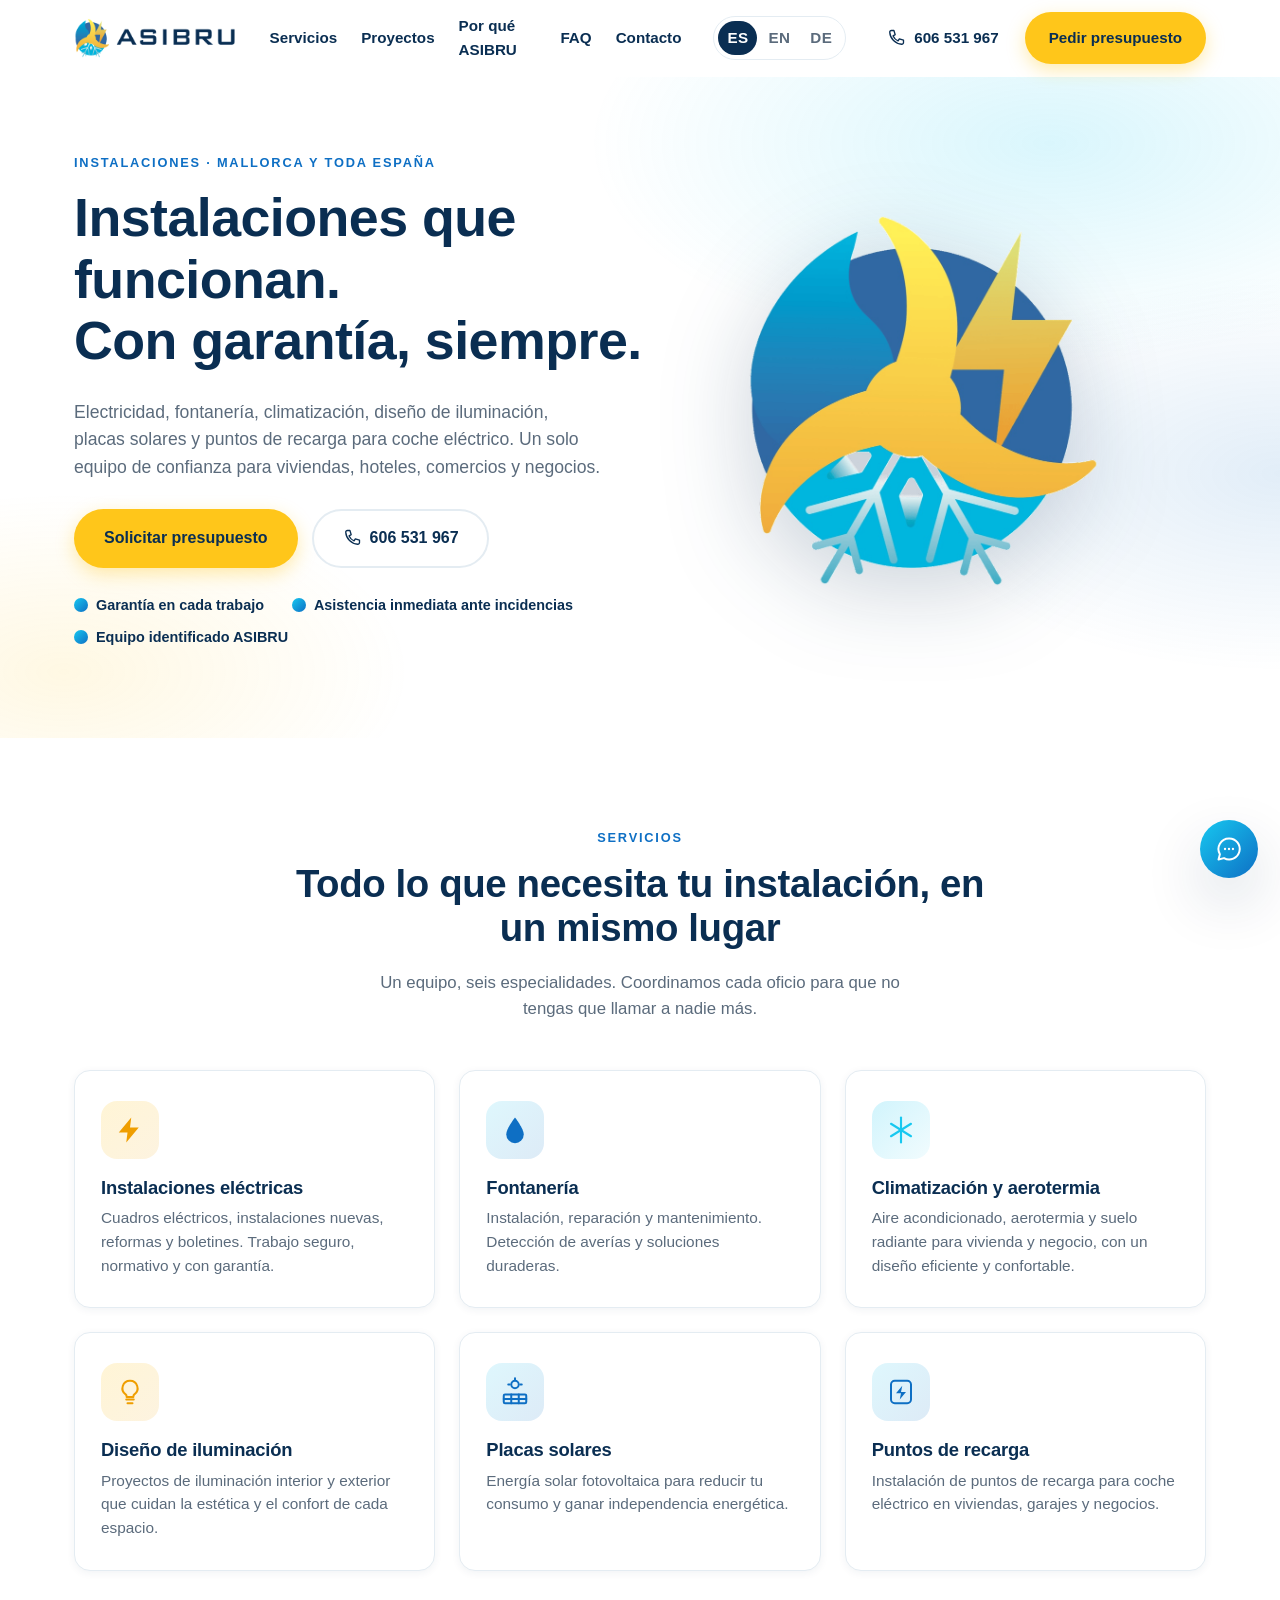
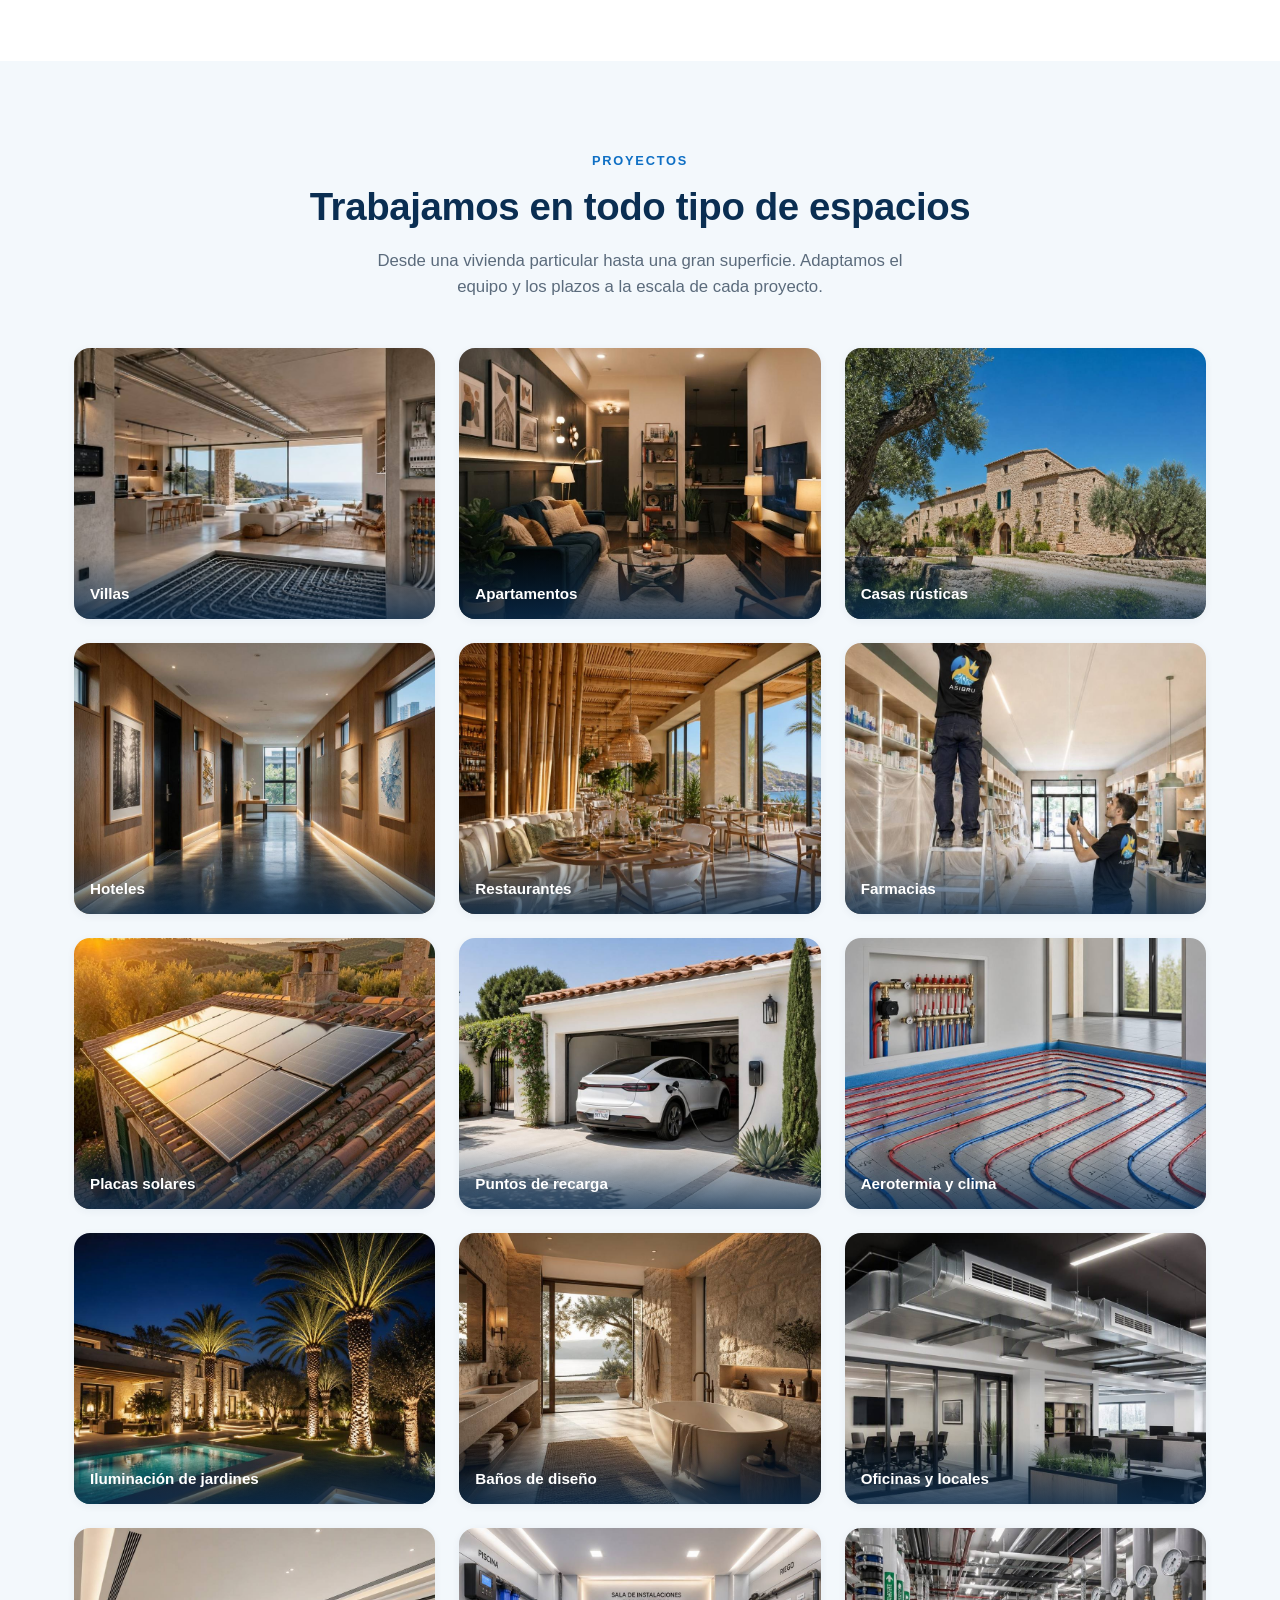
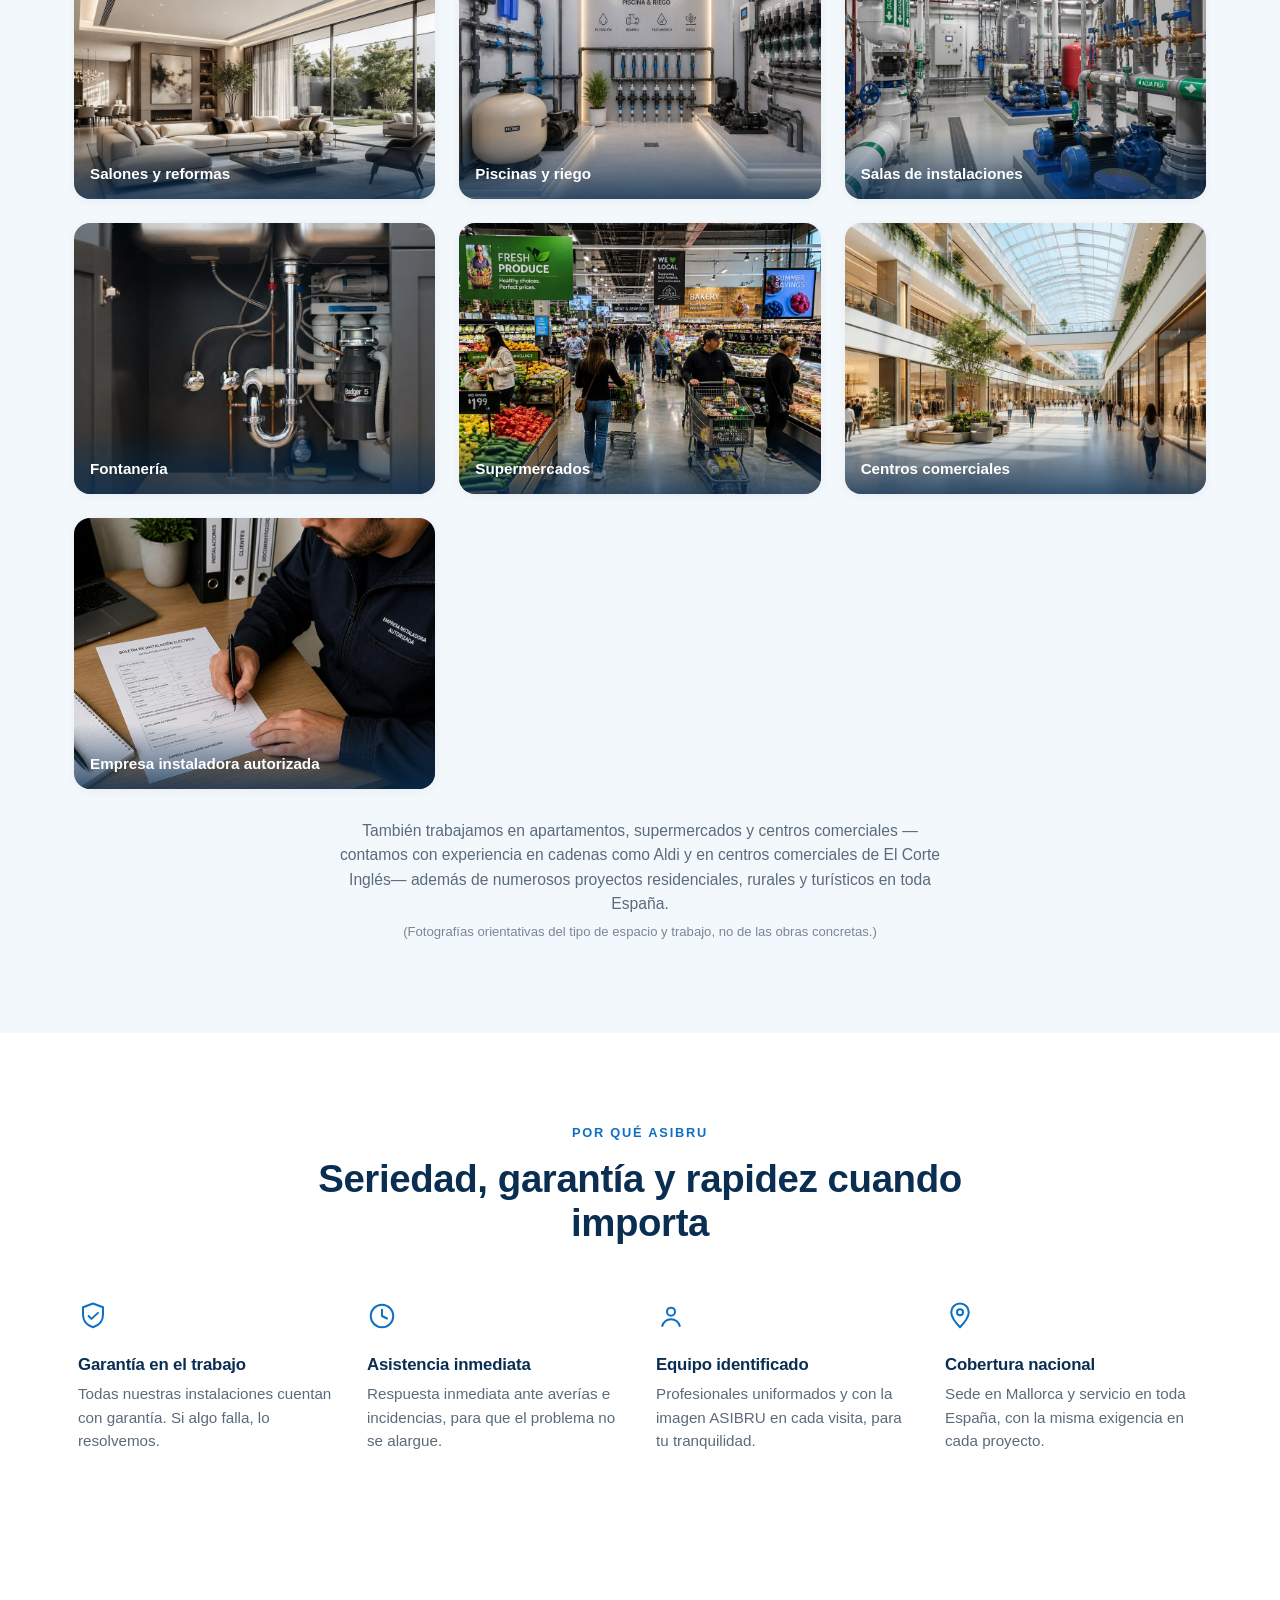
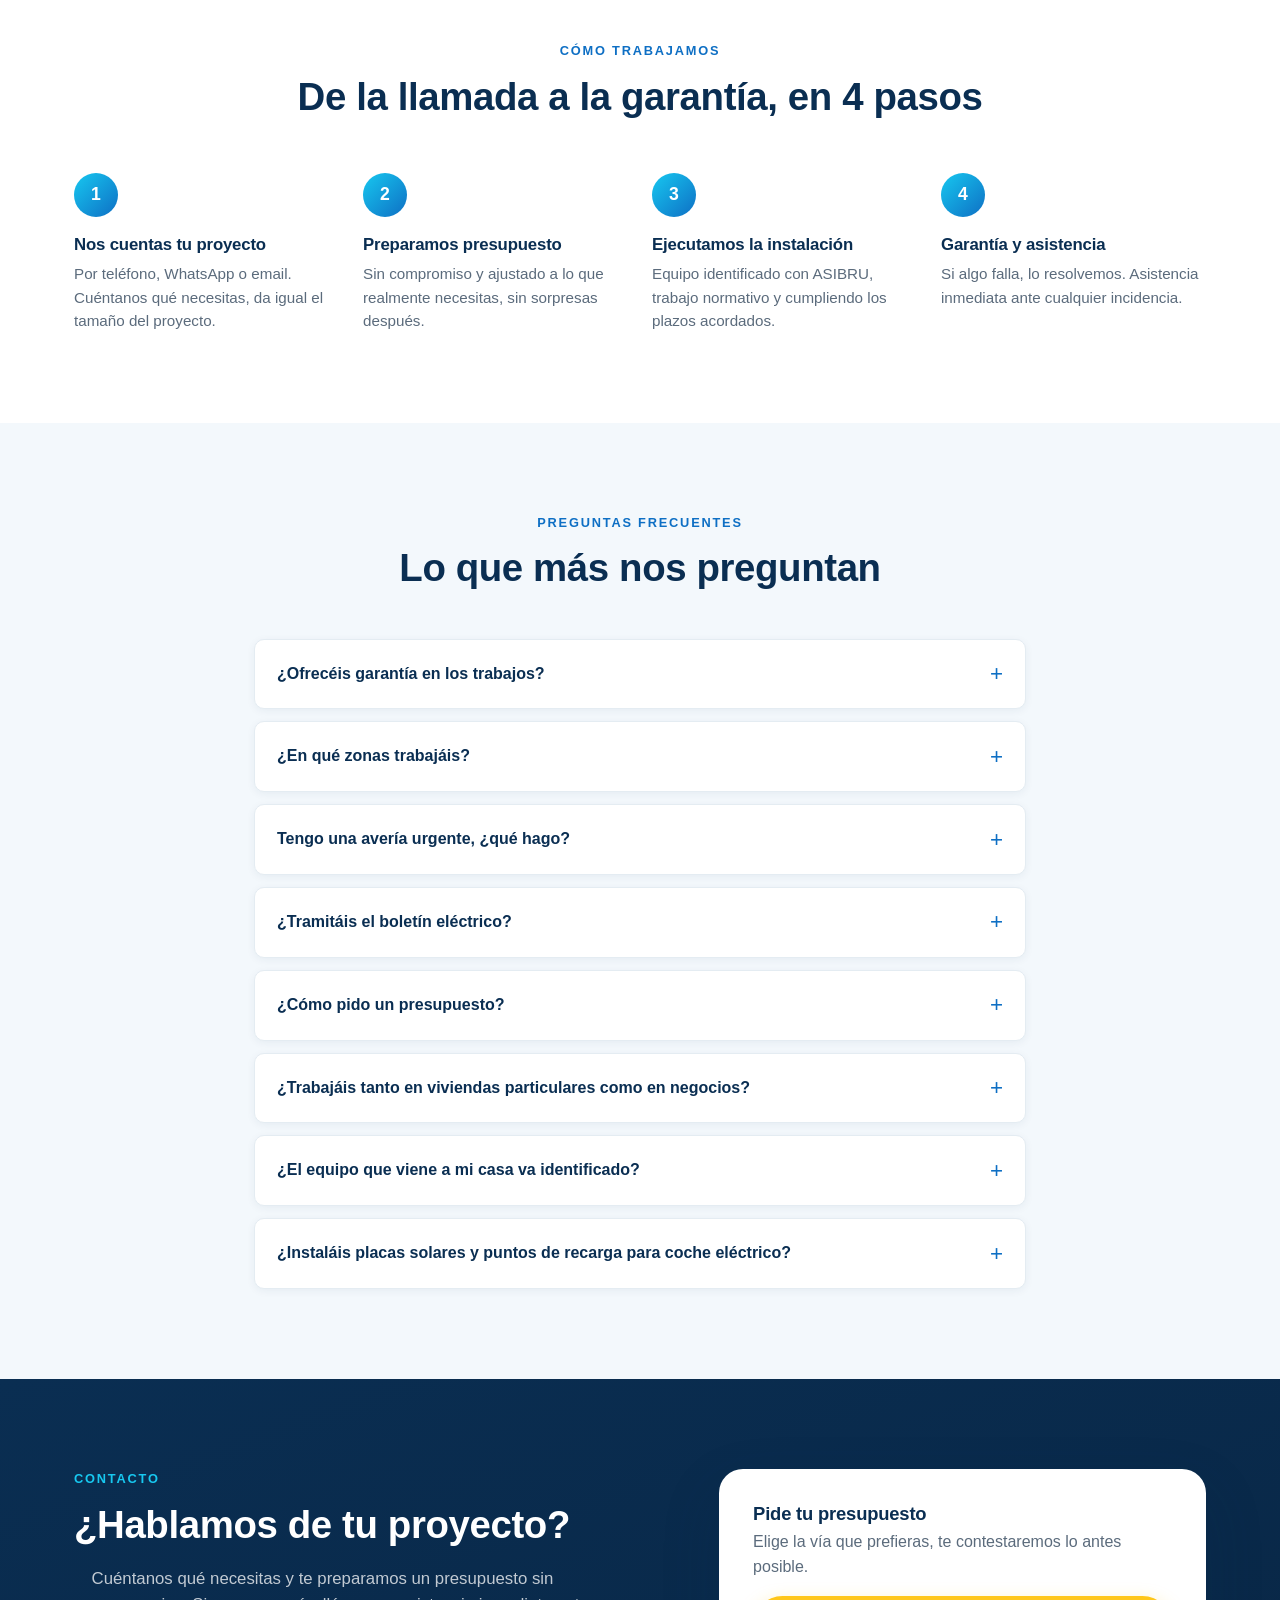
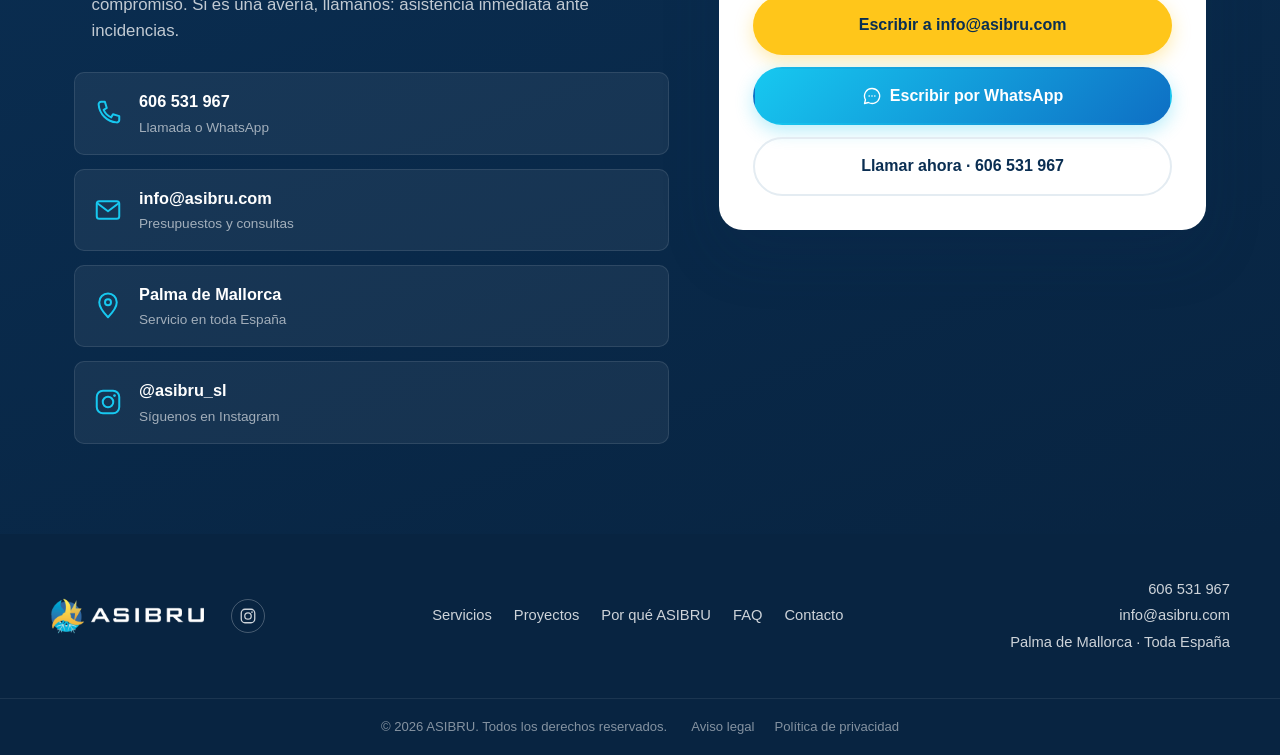
<file: index.html>
<!DOCTYPE html>
<html lang="es">
<head>
<meta charset="UTF-8">
<meta name="viewport" content="width=device-width, initial-scale=1.0">
<title>ASIBRU · Electricidad, Fontanería, Aerotermia y Placas Solares en Mallorca y toda España</title>
<meta name="description" content="ASIBRU: electricidad, fontanería, aerotermia, climatización, suelo radiante, diseño de iluminación, placas solares y puntos de recarga para coche eléctrico. Sede en Mallorca, servicio en toda España. Garantía y asistencia inmediata ante incidencias.">
<meta name="keywords" content="electricidad Mallorca, fontanería Mallorca, aerotermia Mallorca, suelo radiante, climatización, placas solares Mallorca, puntos de recarga coche eléctrico, diseño de iluminación, instalador Mallorca">
<meta name="theme-color" content="#0A2E52">

<link rel="alternate" hreflang="es" href="https://asibru.com/">
<link rel="alternate" hreflang="en" href="https://asibru.com/en/">
<link rel="alternate" hreflang="de" href="https://asibru.com/de/">
<link rel="alternate" hreflang="x-default" href="https://asibru.com/">

<link rel="icon" href="/assets/img/favicon-32.png" sizes="32x32" type="image/png">
<link rel="icon" href="/assets/img/favicon-192.png" sizes="192x192" type="image/png">
<link rel="apple-touch-icon" href="/assets/img/apple-touch-icon.png">

<meta property="og:type" content="website">
<meta property="og:title" content="ASIBRU · Instalaciones con garantía en Mallorca y toda España">
<meta property="og:description" content="Electricidad, fontanería, aerotermia, suelo radiante, climatización, iluminación, placas solares y puntos de recarga para coche eléctrico.">
<meta property="og:image" content="/assets/img/og-preview.png">
<meta name="twitter:card" content="summary">

<link rel="stylesheet" href="/assets/css/styles.css">

<script type="application/ld+json">
{
  "@context": "https://schema.org",
  "@type": "HomeAndConstructionBusiness",
  "name": "ASIBRU",
  "image": "https://asibru.com/assets/img/og-preview.png",
  "url": "https://asibru.com/",
  "telephone": "+34606531967",
  "email": "info@asibru.com",
  "sameAs": ["https://www.instagram.com/asibru_sl/"],
  "address": {
    "@type": "PostalAddress",
    "addressLocality": "Palma de Mallorca",
    "addressRegion": "Illes Balears",
    "addressCountry": "ES"
  },
  "areaServed": "ES",
  "makesOffer": [
    { "@type": "Offer", "itemOffered": { "@type": "Service", "name": "Instalaciones eléctricas" } },
    { "@type": "Offer", "itemOffered": { "@type": "Service", "name": "Fontanería" } },
    { "@type": "Offer", "itemOffered": { "@type": "Service", "name": "Aerotermia y climatización" } },
    { "@type": "Offer", "itemOffered": { "@type": "Service", "name": "Suelo radiante" } },
    { "@type": "Offer", "itemOffered": { "@type": "Service", "name": "Diseño de iluminación" } },
    { "@type": "Offer", "itemOffered": { "@type": "Service", "name": "Placas solares" } },
    { "@type": "Offer", "itemOffered": { "@type": "Service", "name": "Puntos de recarga para coche eléctrico" } }
  ]
}
</script>

<script type="application/ld+json">
{
  "@context": "https://schema.org",
  "@type": "FAQPage",
  "mainEntity": [
    { "@type": "Question", "name": "¿Ofrecéis garantía en los trabajos?", "acceptedAnswer": { "@type": "Answer", "text": "Sí. Todas nuestras instalaciones cuentan con garantía. Si algo falla dentro del periodo de garantía, lo solucionamos sin coste adicional." } },
    { "@type": "Question", "name": "¿En qué zonas trabajáis?", "acceptedAnswer": { "@type": "Answer", "text": "Tenemos sede en Palma de Mallorca y damos servicio en toda España, especialmente para proyectos de hoteles, cadenas, villas y grandes superficies." } },
    { "@type": "Question", "name": "Tengo una avería urgente, ¿qué hago?", "acceptedAnswer": { "@type": "Answer", "text": "Llámanos o escríbenos por WhatsApp al 606 531 967. Ofrecemos asistencia inmediata ante incidencias para que el problema no se alargue." } },
    { "@type": "Question", "name": "¿Tramitáis el boletín eléctrico?", "acceptedAnswer": { "@type": "Answer", "text": "Sí, la tramitación de boletines y la normativa correspondiente está incluida en nuestras instalaciones eléctricas." } },
    { "@type": "Question", "name": "¿Cómo pido un presupuesto?", "acceptedAnswer": { "@type": "Answer", "text": "Por teléfono, WhatsApp o email (info@asibru.com). Cuéntanos el proyecto y te preparamos un presupuesto sin compromiso." } },
    { "@type": "Question", "name": "¿Trabajáis tanto en viviendas particulares como en negocios?", "acceptedAnswer": { "@type": "Answer", "text": "Sí, desde apartamentos y casas particulares hasta hoteles, restaurantes, farmacias, oficinas y grandes superficies." } },
    { "@type": "Question", "name": "¿El equipo que viene a mi casa va identificado?", "acceptedAnswer": { "@type": "Answer", "text": "Sí, todos nuestros técnicos van uniformados y con el logo de ASIBRU, para tu tranquilidad." } },
    { "@type": "Question", "name": "¿Instaláis placas solares y puntos de recarga para coche eléctrico?", "acceptedAnswer": { "@type": "Answer", "text": "Sí, son dos de nuestros servicios principales, junto con aerotermia, climatización, suelo radiante y diseño de iluminación." } }
  ]
}
</script>
</head>
<body>

<a class="skip-link" href="#contenido">Ir al contenido</a>

<!-- ===================== HEADER ===================== -->
<header class="site-header" id="siteHeader">
  <div class="container header-inner">
    <a href="#inicio" class="brand" aria-label="ASIBRU - Inicio">
      <img src="/assets/img/logo-horizontal.png" alt="ASIBRU" class="brand-logo">
    </a>

    <nav class="main-nav" id="mainNav" aria-label="Navegación principal">
      <a href="#servicios">Servicios</a>
      <a href="#proyectos">Proyectos</a>
      <a href="#confianza">Por qué ASIBRU</a>
      <a href="#faq">FAQ</a>
      <a href="#contacto">Contacto</a>
      <nav class="lang-switch" aria-label="Selector de idioma">
        <a href="/" class="is-current">ES</a>
        <a href="/en/">EN</a>
        <a href="/de/">DE</a>
      </nav>
    </nav>

    <div class="header-actions">
      <a href="tel:+34606531967" class="btn btn-ghost header-phone">
        <svg viewBox="0 0 24 24" class="icon" aria-hidden="true"><path d="M6.5 3h3l1.5 5-2.5 1.5a12 12 0 0 0 6 6L16 13l5 1.5v3a2 2 0 0 1-2.2 2C11.3 19 5 12.7 4.5 5.2A2 2 0 0 1 6.5 3Z" fill="none" stroke="currentColor" stroke-width="1.6" stroke-linejoin="round"/></svg>
        <span>606 531 967</span>
      </a>
      <a href="#contacto" class="btn btn-accent">Pedir presupuesto</a>
      <button class="nav-toggle" id="navToggle" aria-label="Abrir menú" aria-expanded="false" aria-controls="mainNav">
        <span></span><span></span><span></span>
      </button>
    </div>
  </div>
</header>

<main id="contenido">

  <!-- ===================== HERO ===================== -->
  <section class="hero" id="inicio">
    <div class="hero-bg" aria-hidden="true"></div>
    <div class="container hero-inner">
      <div class="hero-copy reveal">
        <p class="eyebrow">Instalaciones · Mallorca y toda España</p>
        <h1>Instalaciones que funcionan.<br>Con garantía, siempre.</h1>
        <p class="hero-lead">
          Electricidad, fontanería, climatización, diseño de iluminación, placas solares
          y puntos de recarga para coche eléctrico. Un solo equipo de confianza para
          viviendas, hoteles, comercios y negocios.
        </p>
        <div class="hero-cta">
          <a href="#contacto" class="btn btn-accent btn-lg">Solicitar presupuesto</a>
          <a href="tel:+34606531967" class="btn btn-outline btn-lg">
            <svg viewBox="0 0 24 24" class="icon" aria-hidden="true"><path d="M6.5 3h3l1.5 5-2.5 1.5a12 12 0 0 0 6 6L16 13l5 1.5v3a2 2 0 0 1-2.2 2C11.3 19 5 12.7 4.5 5.2A2 2 0 0 1 6.5 3Z" fill="none" stroke="currentColor" stroke-width="1.6" stroke-linejoin="round"/></svg>
            606 531 967
          </a>
        </div>
        <ul class="hero-trust">
          <li>Garantía en cada trabajo</li>
          <li>Asistencia inmediata ante incidencias</li>
          <li>Equipo identificado ASIBRU</li>
        </ul>
      </div>

      <div class="hero-mark reveal">
        <img src="/assets/img/logo-mark.png" alt="" aria-hidden="true">
      </div>
    </div>
  </section>

  <!-- ===================== SERVICIOS ===================== -->
  <section class="section" id="servicios">
    <div class="container">
      <div class="section-head reveal">
        <p class="eyebrow">Servicios</p>
        <h2>Todo lo que necesita tu instalación, en un mismo lugar</h2>
        <p class="section-lead">Un equipo, seis especialidades. Coordinamos cada oficio para que no tengas que llamar a nadie más.</p>
      </div>

      <div class="grid services-grid">

        <article class="card service-card reveal">
          <div class="icon-badge">
            <svg viewBox="0 0 24 24" class="icon-lg" aria-hidden="true"><path d="M13 2 3 14h7l-1 8 10-12h-7l1-8z" fill="currentColor"/></svg>
          </div>
          <h3>Instalaciones eléctricas</h3>
          <p>Cuadros eléctricos, instalaciones nuevas, reformas y boletines. Trabajo seguro, normativo y con garantía.</p>
        </article>

        <article class="card service-card reveal">
          <div class="icon-badge">
            <svg viewBox="0 0 24 24" class="icon-lg" aria-hidden="true"><path d="M12 2C12 2 5 11 5 15.5A7 7 0 0 0 19 15.5C19 11 12 2 12 2Z" fill="currentColor"/></svg>
          </div>
          <h3>Fontanería</h3>
          <p>Instalación, reparación y mantenimiento. Detección de averías y soluciones duraderas.</p>
        </article>

        <article class="card service-card reveal">
          <div class="icon-badge">
            <svg viewBox="0 0 24 24" class="icon-lg" aria-hidden="true">
              <g stroke="currentColor" stroke-width="1.7" stroke-linecap="round">
                <line x1="12" y1="2" x2="12" y2="22"/>
                <line x1="4" y1="7" x2="20" y2="17"/>
                <line x1="4" y1="17" x2="20" y2="7"/>
              </g>
            </svg>
          </div>
          <h3>Climatización y aerotermia</h3>
          <p>Aire acondicionado, aerotermia y suelo radiante para vivienda y negocio, con un diseño eficiente y confortable.</p>
        </article>

        <article class="card service-card reveal">
          <div class="icon-badge">
            <svg viewBox="0 0 24 24" class="icon-lg" aria-hidden="true"><path d="M9 18h6M10 21h4M12 3a6 6 0 0 0-3.5 10.9c.5.4.8 1 .8 1.6v.5h5.4v-.5c0-.6.3-1.2.8-1.6A6 6 0 0 0 12 3Z" fill="none" stroke="currentColor" stroke-width="1.6" stroke-linecap="round" stroke-linejoin="round"/></svg>
          </div>
          <h3>Diseño de iluminación</h3>
          <p>Proyectos de iluminación interior y exterior que cuidan la estética y el confort de cada espacio.</p>
        </article>

        <article class="card service-card reveal">
          <div class="icon-badge">
            <svg viewBox="0 0 24 24" class="icon-lg" aria-hidden="true">
              <g stroke="currentColor" stroke-width="1.6" fill="none" stroke-linecap="round" stroke-linejoin="round">
                <rect x="3" y="14" width="18" height="7" rx="1"/>
                <line x1="3" y1="17.5" x2="21" y2="17.5"/>
                <line x1="9" y1="14" x2="9" y2="21"/>
                <line x1="15" y1="14" x2="15" y2="21"/>
                <circle cx="12" cy="6" r="3"/>
                <line x1="12" y1="1" x2="12" y2="2.2"/>
                <line x1="6.6" y1="6" x2="7.7" y2="6"/>
                <line x1="16.3" y1="6" x2="17.4" y2="6"/>
              </g>
            </svg>
          </div>
          <h3>Placas solares</h3>
          <p>Energía solar fotovoltaica para reducir tu consumo y ganar independencia energética.</p>
        </article>

        <article class="card service-card reveal">
          <div class="icon-badge">
            <svg viewBox="0 0 24 24" class="icon-lg" aria-hidden="true">
              <rect x="4" y="3" width="16" height="18" rx="3" fill="none" stroke="currentColor" stroke-width="1.6"/>
              <path d="M13 7 8 13h4l-1 5 5-6h-4l1-5z" fill="currentColor"/>
            </svg>
          </div>
          <h3>Puntos de recarga</h3>
          <p>Instalación de puntos de recarga para coche eléctrico en viviendas, garajes y negocios.</p>
        </article>

      </div>
    </div>
  </section>

  <!-- ===================== PROYECTOS ===================== -->
  <section class="section section-soft" id="proyectos">
    <div class="container">
      <div class="section-head reveal">
        <p class="eyebrow">Proyectos</p>
        <h2>Trabajamos en todo tipo de espacios</h2>
        <p class="section-lead">
          Desde una vivienda particular hasta una gran superficie. Adaptamos el equipo y los
          plazos a la escala de cada proyecto.
        </p>
      </div>

      <div class="grid projects-grid reveal">
        <figure class="project-photo">
          <img src="/assets/img/proyectos/villas.jpg" alt="Villa de lujo con vistas al mar" loading="lazy" width="1200" height="671">
          <figcaption>Villas</figcaption>
        </figure>
        <figure class="project-photo">
          <img src="/assets/img/proyectos/apartamentos.jpg" alt="Apartamento moderno" loading="lazy" width="1000" height="1241">
          <figcaption>Apartamentos</figcaption>
        </figure>
        <figure class="project-photo">
          <img src="/assets/img/proyectos/casas-rusticas.jpg" alt="Casa rústica mallorquina" loading="lazy" width="1200" height="900">
          <figcaption>Casas rústicas</figcaption>
        </figure>
        <figure class="project-photo">
          <img src="/assets/img/proyectos/hoteles.jpg" alt="Hotel" loading="lazy" width="1200" height="905">
          <figcaption>Hoteles</figcaption>
        </figure>
        <figure class="project-photo">
          <img src="/assets/img/proyectos/restaurantes.jpg" alt="Restaurante" loading="lazy" width="1200" height="900">
          <figcaption>Restaurantes</figcaption>
        </figure>
        <figure class="project-photo">
          <img src="/assets/img/proyectos/farmacias.jpg" alt="Farmacia" loading="lazy" width="1200" height="1280">
          <figcaption>Farmacias</figcaption>
        </figure>
        <figure class="project-photo">
          <img src="/assets/img/proyectos/placas-solares.jpg" alt="Instalación de placas solares" loading="lazy" width="1200" height="1200">
          <figcaption>Placas solares</figcaption>
        </figure>
        <figure class="project-photo">
          <img src="/assets/img/proyectos/puntos-carga.jpg" alt="Punto de recarga para coche eléctrico" loading="lazy" width="1200" height="900">
          <figcaption>Puntos de recarga</figcaption>
        </figure>
        <figure class="project-photo">
          <img src="/assets/img/proyectos/aerotermia.jpg" alt="Instalación de aerotermia y climatización" loading="lazy" width="1200" height="900">
          <figcaption>Aerotermia y clima</figcaption>
        </figure>
        <figure class="project-photo">
          <img src="/assets/img/proyectos/jardines.jpg" alt="Diseño de iluminación de jardines" loading="lazy" width="1200" height="900">
          <figcaption>Iluminación de jardines</figcaption>
        </figure>
        <figure class="project-photo">
          <img src="/assets/img/proyectos/banos.jpg" alt="Baño de diseño con vistas al mar" loading="lazy" width="1200" height="900">
          <figcaption>Baños de diseño</figcaption>
        </figure>
        <figure class="project-photo">
          <img src="/assets/img/proyectos/oficinas.jpg" alt="Climatización de oficinas y locales" loading="lazy" width="1200" height="900">
          <figcaption>Oficinas y locales</figcaption>
        </figure>
        <figure class="project-photo">
          <img src="/assets/img/proyectos/salones.jpg" alt="Salón con aire acondicionado por conductos" loading="lazy" width="1200" height="900">
          <figcaption>Salones y reformas</figcaption>
        </figure>
        <figure class="project-photo">
          <img src="/assets/img/proyectos/piscinas-riego.jpg" alt="Sala de instalaciones de piscina y riego" loading="lazy" width="1200" height="900">
          <figcaption>Piscinas y riego</figcaption>
        </figure>
        <figure class="project-photo">
          <img src="/assets/img/proyectos/sala-maquinas.jpg" alt="Sala de máquinas de fontanería" loading="lazy" width="1200" height="1200">
          <figcaption>Salas de instalaciones</figcaption>
        </figure>
        <figure class="project-photo">
          <img src="/assets/img/proyectos/fontaneria.jpg" alt="Instalación de fontanería bajo fregadero" loading="lazy" width="1000" height="1241">
          <figcaption>Fontanería</figcaption>
        </figure>
        <figure class="project-photo">
          <img src="/assets/img/proyectos/supermercados.jpg" alt="Supermercado" loading="lazy" width="1000" height="750">
          <figcaption>Supermercados</figcaption>
        </figure>
        <figure class="project-photo">
          <img src="/assets/img/proyectos/centros-comerciales.jpg" alt="Centro comercial" loading="lazy" width="1000" height="750">
          <figcaption>Centros comerciales</figcaption>
        </figure>
        <figure class="project-photo">
          <img src="/assets/img/proyectos/boletin.jpg" alt="Firma de boletín de instalación eléctrica" loading="lazy" width="1000" height="750">
          <figcaption>Empresa instaladora autorizada</figcaption>
        </figure>
      </div>

      <p class="projects-note reveal">
        También trabajamos en apartamentos, supermercados y centros comerciales —contamos con
        experiencia en cadenas como Aldi y en centros comerciales de El Corte Inglés— además de
        numerosos proyectos residenciales, rurales y turísticos en toda España.
        <span class="projects-note-small">(Fotografías orientativas del tipo de espacio y trabajo, no de las obras concretas.)</span>
      </p>
    </div>
  </section>

  <!-- ===================== POR QUÉ ASIBRU ===================== -->
  <section class="section" id="confianza">
    <div class="container">
      <div class="section-head reveal">
        <p class="eyebrow">Por qué ASIBRU</p>
        <h2>Seriedad, garantía y rapidez cuando importa</h2>
      </div>

      <div class="grid trust-grid">
        <div class="trust-card reveal">
          <svg viewBox="0 0 24 24" class="icon-lg trust-icon" aria-hidden="true">
            <path d="M12 2 4 5v6c0 5 3.5 8.5 8 10 4.5-1.5 8-5 8-10V5l-8-3Z" fill="none" stroke="currentColor" stroke-width="1.6" stroke-linejoin="round"/>
            <path d="M8.5 12l2.3 2.3L16 9.5" fill="none" stroke="currentColor" stroke-width="1.6" stroke-linecap="round" stroke-linejoin="round"/>
          </svg>
          <h3>Garantía en el trabajo</h3>
          <p>Todas nuestras instalaciones cuentan con garantía. Si algo falla, lo resolvemos.</p>
        </div>

        <div class="trust-card reveal">
          <svg viewBox="0 0 24 24" class="icon-lg trust-icon" aria-hidden="true">
            <circle cx="12" cy="12" r="9" fill="none" stroke="currentColor" stroke-width="1.6"/>
            <path d="M12 7v5l4 2" fill="none" stroke="currentColor" stroke-width="1.6" stroke-linecap="round" stroke-linejoin="round"/>
          </svg>
          <h3>Asistencia inmediata</h3>
          <p>Respuesta inmediata ante averías e incidencias, para que el problema no se alargue.</p>
        </div>

        <div class="trust-card reveal">
          <svg viewBox="0 0 24 24" class="icon-lg trust-icon" aria-hidden="true">
            <circle cx="12" cy="8.5" r="3.2" fill="none" stroke="currentColor" stroke-width="1.6"/>
            <path d="M5 20c1.1-3.6 4-5.5 7-5.5s5.9 1.9 7 5.5" fill="none" stroke="currentColor" stroke-width="1.6" stroke-linecap="round" stroke-linejoin="round"/>
          </svg>
          <h3>Equipo identificado</h3>
          <p>Profesionales uniformados y con la imagen ASIBRU en cada visita, para tu tranquilidad.</p>
        </div>

        <div class="trust-card reveal">
          <svg viewBox="0 0 24 24" class="icon-lg trust-icon" aria-hidden="true">
            <path d="M12 21s7-7.2 7-12a7 7 0 0 0-14 0c0 4.8 7 12 7 12Z" fill="none" stroke="currentColor" stroke-width="1.6" stroke-linejoin="round"/>
            <circle cx="12" cy="9" r="2.4" fill="none" stroke="currentColor" stroke-width="1.6"/>
          </svg>
          <h3>Cobertura nacional</h3>
          <p>Sede en Mallorca y servicio en toda España, con la misma exigencia en cada proyecto.</p>
        </div>
      </div>
    </div>
  </section>

  <!-- ===================== CÓMO TRABAJAMOS ===================== -->
  <section class="section" id="proceso">
    <div class="container">
      <div class="section-head reveal">
        <p class="eyebrow">Cómo trabajamos</p>
        <h2>De la llamada a la garantía, en 4 pasos</h2>
      </div>

      <div class="grid process-grid">
        <div class="process-step reveal">
          <span class="process-number">1</span>
          <h3>Nos cuentas tu proyecto</h3>
          <p>Por teléfono, WhatsApp o email. Cuéntanos qué necesitas, da igual el tamaño del proyecto.</p>
        </div>
        <div class="process-step reveal">
          <span class="process-number">2</span>
          <h3>Preparamos presupuesto</h3>
          <p>Sin compromiso y ajustado a lo que realmente necesitas, sin sorpresas después.</p>
        </div>
        <div class="process-step reveal">
          <span class="process-number">3</span>
          <h3>Ejecutamos la instalación</h3>
          <p>Equipo identificado con ASIBRU, trabajo normativo y cumpliendo los plazos acordados.</p>
        </div>
        <div class="process-step reveal">
          <span class="process-number">4</span>
          <h3>Garantía y asistencia</h3>
          <p>Si algo falla, lo resolvemos. Asistencia inmediata ante cualquier incidencia.</p>
        </div>
      </div>
    </div>
  </section>

  <!-- ===================== PREGUNTAS FRECUENTES ===================== -->
  <section class="section section-soft" id="faq">
    <div class="container container-narrow">
      <div class="section-head reveal">
        <p class="eyebrow">Preguntas frecuentes</p>
        <h2>Lo que más nos preguntan</h2>
      </div>

      <div class="faq-list reveal">
        <details class="faq-item">
          <summary>¿Ofrecéis garantía en los trabajos?</summary>
          <p>Sí. Todas nuestras instalaciones cuentan con garantía. Si algo falla dentro del periodo de garantía, lo solucionamos sin coste adicional.</p>
        </details>
        <details class="faq-item">
          <summary>¿En qué zonas trabajáis?</summary>
          <p>Tenemos sede en Palma de Mallorca y damos servicio en toda España, especialmente para proyectos de hoteles, cadenas, villas y grandes superficies.</p>
        </details>
        <details class="faq-item">
          <summary>Tengo una avería urgente, ¿qué hago?</summary>
          <p>Llámanos o escríbenos por WhatsApp al 606 531 967. Ofrecemos asistencia inmediata ante incidencias para que el problema no se alargue.</p>
        </details>
        <details class="faq-item">
          <summary>¿Tramitáis el boletín eléctrico?</summary>
          <p>Sí, la tramitación de boletines y la normativa correspondiente está incluida en nuestras instalaciones eléctricas.</p>
        </details>
        <details class="faq-item">
          <summary>¿Cómo pido un presupuesto?</summary>
          <p>Por teléfono, WhatsApp o email (info@asibru.com). Cuéntanos el proyecto y te preparamos un presupuesto sin compromiso.</p>
        </details>
        <details class="faq-item">
          <summary>¿Trabajáis tanto en viviendas particulares como en negocios?</summary>
          <p>Sí, desde apartamentos y casas particulares hasta hoteles, restaurantes, farmacias, oficinas y grandes superficies.</p>
        </details>
        <details class="faq-item">
          <summary>¿El equipo que viene a mi casa va identificado?</summary>
          <p>Sí, todos nuestros técnicos van uniformados y con el logo de ASIBRU, para tu tranquilidad.</p>
        </details>
        <details class="faq-item">
          <summary>¿Instaláis placas solares y puntos de recarga para coche eléctrico?</summary>
          <p>Sí, son dos de nuestros servicios principales, junto con aerotermia, climatización, suelo radiante y diseño de iluminación.</p>
        </details>
      </div>
    </div>
  </section>

  <!-- ===================== CONTACTO ===================== -->
  <section class="section section-dark" id="contacto">
    <div class="container contact-inner">
      <div class="contact-copy reveal">
        <p class="eyebrow eyebrow-light">Contacto</p>
        <h2>¿Hablamos de tu proyecto?</h2>
        <p class="section-lead light">
          Cuéntanos qué necesitas y te preparamos un presupuesto sin compromiso.
          Si es una avería, llámanos: asistencia inmediata ante incidencias.
        </p>

        <div class="contact-methods">
          <a href="tel:+34606531967" class="contact-method">
            <svg viewBox="0 0 24 24" class="icon-lg" aria-hidden="true"><path d="M6.5 3h3l1.5 5-2.5 1.5a12 12 0 0 0 6 6L16 13l5 1.5v3a2 2 0 0 1-2.2 2C11.3 19 5 12.7 4.5 5.2A2 2 0 0 1 6.5 3Z" fill="none" stroke="currentColor" stroke-width="1.6" stroke-linejoin="round"/></svg>
            <span>
              <strong>606 531 967</strong>
              <small>Llamada o WhatsApp</small>
            </span>
          </a>

          <a href="mailto:info@asibru.com" class="contact-method">
            <svg viewBox="0 0 24 24" class="icon-lg" aria-hidden="true"><rect x="3" y="5" width="18" height="14" rx="2" fill="none" stroke="currentColor" stroke-width="1.6"/><path d="M4 7l8 6 8-6" fill="none" stroke="currentColor" stroke-width="1.6" stroke-linecap="round" stroke-linejoin="round"/></svg>
            <span>
              <strong>info@asibru.com</strong>
              <small>Presupuestos y consultas</small>
            </span>
          </a>

          <div class="contact-method contact-method-static">
            <svg viewBox="0 0 24 24" class="icon-lg" aria-hidden="true"><path d="M12 21s7-7.2 7-12a7 7 0 0 0-14 0c0 4.8 7 12 7 12Z" fill="none" stroke="currentColor" stroke-width="1.6" stroke-linejoin="round"/><circle cx="12" cy="9" r="2.4" fill="none" stroke="currentColor" stroke-width="1.6"/></svg>
            <span>
              <strong>Palma de Mallorca</strong>
              <small>Servicio en toda España</small>
            </span>
          </div>

          <a href="https://www.instagram.com/asibru_sl/" target="_blank" rel="noopener" class="contact-method">
            <svg viewBox="0 0 24 24" class="icon-lg" aria-hidden="true"><rect x="3" y="3" width="18" height="18" rx="5" fill="none" stroke="currentColor" stroke-width="1.6"/><circle cx="12" cy="12" r="4.2" fill="none" stroke="currentColor" stroke-width="1.6"/><circle cx="17.2" cy="6.8" r="1.1" fill="currentColor"/></svg>
            <span>
              <strong>@asibru_sl</strong>
              <small>Síguenos en Instagram</small>
            </span>
          </a>
        </div>
      </div>

      <div class="contact-card reveal">
        <h3>Pide tu presupuesto</h3>
        <p>Elige la vía que prefieras, te contestaremos lo antes posible.</p>
        <a href="mailto:info@asibru.com?subject=Solicitud%20de%20presupuesto" class="btn btn-accent btn-lg btn-block">Escribir a info@asibru.com</a>
        <a href="https://wa.me/34606531967" target="_blank" rel="noopener" class="btn btn-whatsapp btn-lg btn-block">
          <svg viewBox="0 0 24 24" class="icon" aria-hidden="true"><path d="M12 3a9 9 0 0 0-7.8 13.5L3 21l4.7-1.2A9 9 0 1 0 12 3Z" fill="none" stroke="currentColor" stroke-width="1.6" stroke-linejoin="round"/><circle cx="8.6" cy="12" r="1" fill="currentColor"/><circle cx="12" cy="12" r="1" fill="currentColor"/><circle cx="15.4" cy="12" r="1" fill="currentColor"/></svg>
          Escribir por WhatsApp
        </a>
        <a href="tel:+34606531967" class="btn btn-outline btn-lg btn-block">Llamar ahora · 606 531 967</a>
      </div>
    </div>
  </section>

</main>

<!-- ===================== FOOTER ===================== -->
<footer class="site-footer">
  <div class="container footer-inner">
    <div class="footer-brand">
      <img src="/assets/img/logo-horizontal-white.png" alt="ASIBRU" class="footer-logo">
      <a href="https://www.instagram.com/asibru_sl/" target="_blank" rel="noopener" class="footer-social" aria-label="ASIBRU en Instagram">
        <svg viewBox="0 0 24 24" aria-hidden="true"><rect x="3" y="3" width="18" height="18" rx="5" fill="none" stroke="currentColor" stroke-width="1.7"/><circle cx="12" cy="12" r="4.3" fill="none" stroke="currentColor" stroke-width="1.7"/><circle cx="17.3" cy="6.7" r="1.15" fill="currentColor"/></svg>
      </a>
    </div>

    <nav class="footer-nav" aria-label="Navegación de pie de página">
      <a href="#servicios">Servicios</a>
      <a href="#proyectos">Proyectos</a>
      <a href="#confianza">Por qué ASIBRU</a>
      <a href="#faq">FAQ</a>
      <a href="#contacto">Contacto</a>
    </nav>

    <div class="footer-contact">
      <a href="tel:+34606531967">606 531 967</a>
      <a href="mailto:info@asibru.com">info@asibru.com</a>
      <span>Palma de Mallorca · Toda España</span>
    </div>
  </div>
  <div class="footer-bottom">
    <div class="container footer-bottom-inner">
      <p>&copy; <span id="year"></span> ASIBRU. Todos los derechos reservados.</p>
      <nav class="footer-legal" aria-label="Enlaces legales">
        <a href="/aviso-legal/">Aviso legal</a>
        <a href="/privacidad/">Política de privacidad</a>
      </nav>
    </div>
  </div>
</footer>

<!-- Botón flotante WhatsApp -->
<a href="https://wa.me/34606531967" target="_blank" rel="noopener" class="fab-whatsapp" aria-label="Escribir por WhatsApp">
  <svg viewBox="0 0 24 24" aria-hidden="true"><path d="M12 3a9 9 0 0 0-7.8 13.5L3 21l4.7-1.2A9 9 0 1 0 12 3Z" fill="none" stroke="currentColor" stroke-width="1.7" stroke-linejoin="round"/><circle cx="8.6" cy="12" r="1" fill="currentColor"/><circle cx="12" cy="12" r="1" fill="currentColor"/><circle cx="15.4" cy="12" r="1" fill="currentColor"/></svg>
</a>

<!-- Aviso de cookies (solo se muestra si hay Google Analytics activo) -->
<div id="cookieBanner" class="cookie-banner" hidden>
  <p>
    Usamos cookies únicamente para analizar el tráfico de la web con Google Analytics.
    Puedes aceptarlas o rechazarlas — más información en nuestra
    <a href="/privacidad/">Política de Privacidad</a>.
  </p>
  <div class="cookie-banner-actions">
    <button id="cookieReject" class="btn btn-ghost" type="button">Rechazar</button>
    <button id="cookieAccept" class="btn btn-accent" type="button">Aceptar</button>
  </div>
</div>

<script src="/assets/js/main.js"></script>
</body>
</html>
</file>
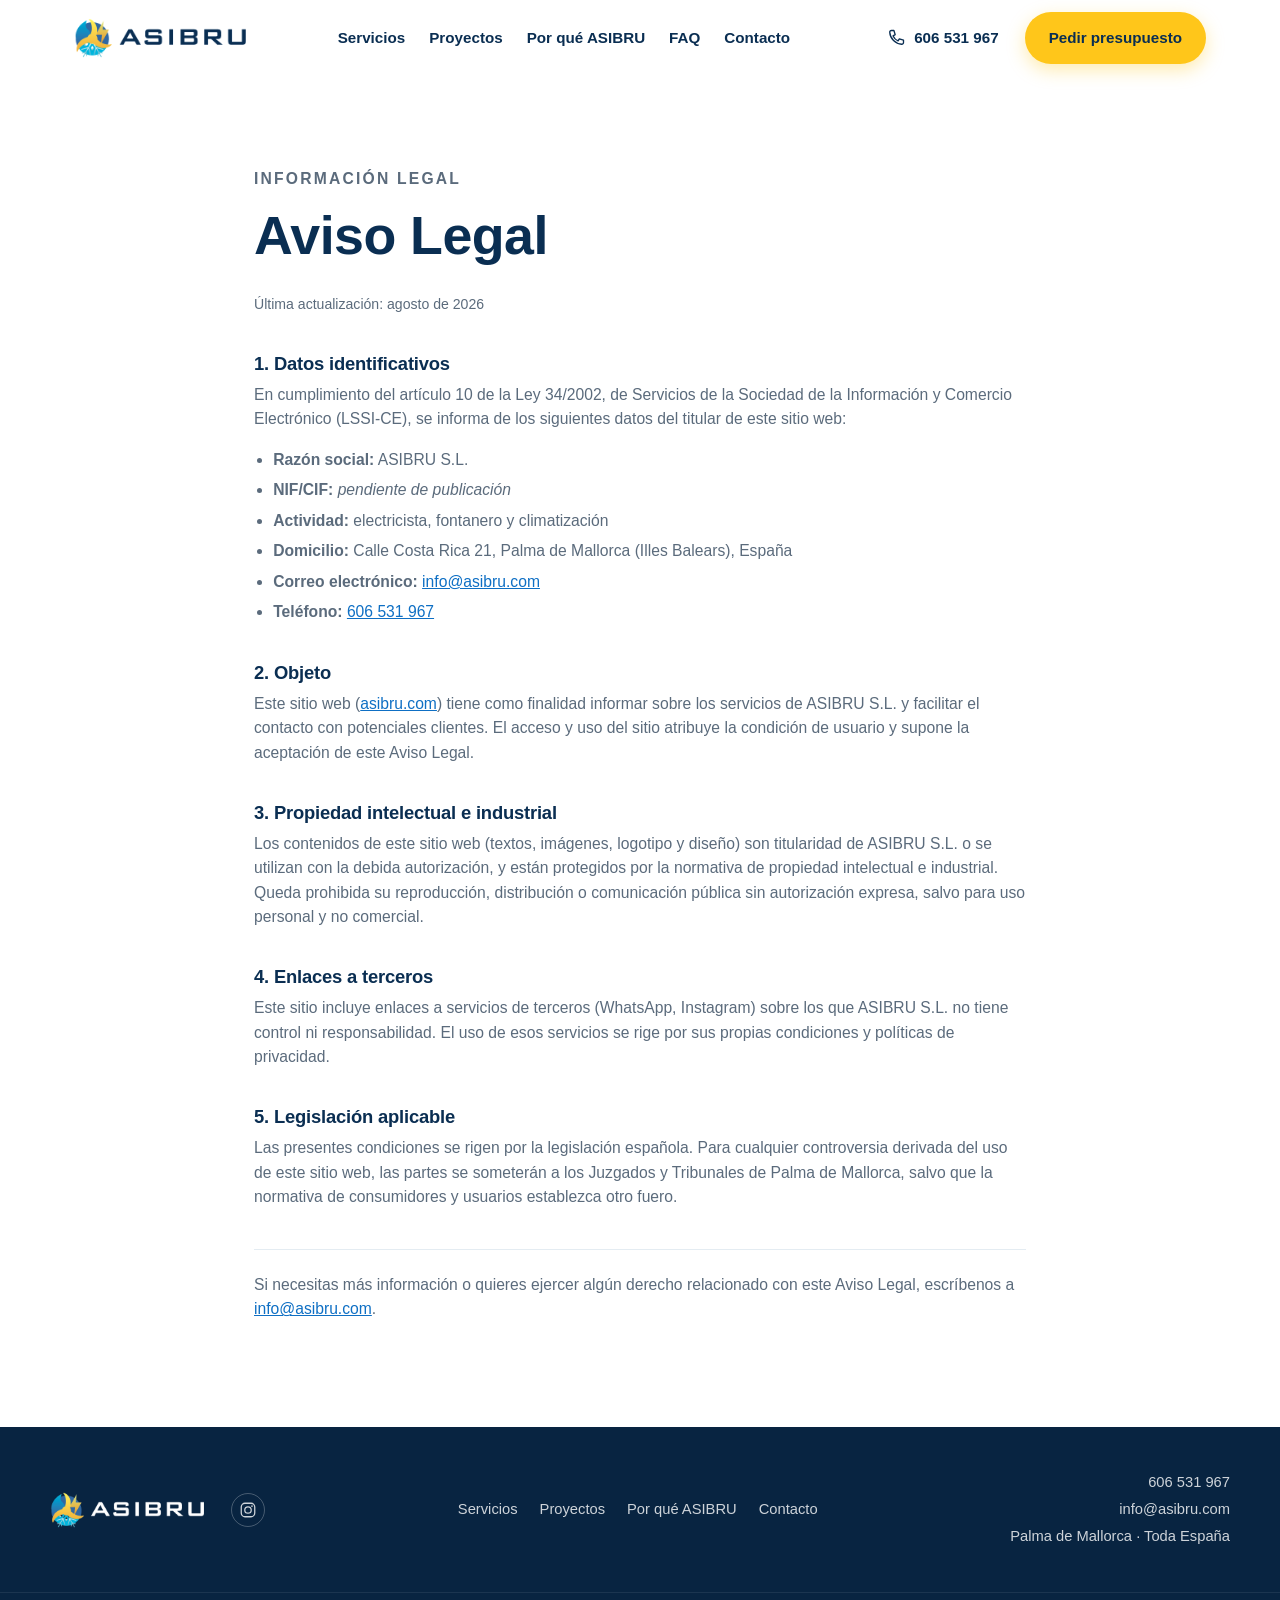
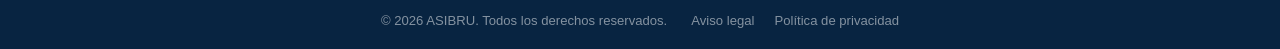
<file: aviso-legal/index.html>
<!DOCTYPE html>
<html lang="es">
<head>
<meta charset="UTF-8">
<meta name="viewport" content="width=device-width, initial-scale=1.0">
<title>Aviso Legal · ASIBRU</title>
<meta name="description" content="Aviso legal del sitio web de ASIBRU S.L.">
<meta name="robots" content="noindex, follow">
<meta name="theme-color" content="#0A2E52">

<link rel="icon" href="/assets/img/favicon-32.png" sizes="32x32" type="image/png">
<link rel="icon" href="/assets/img/favicon-192.png" sizes="192x192" type="image/png">
<link rel="apple-touch-icon" href="/assets/img/apple-touch-icon.png">

<link rel="stylesheet" href="/assets/css/styles.css">
</head>
<body>

<a class="skip-link" href="#contenido">Ir al contenido</a>

<header class="site-header" id="siteHeader">
  <div class="container header-inner">
    <a href="/" class="brand" aria-label="ASIBRU - Inicio">
      <img src="/assets/img/logo-horizontal.png" alt="ASIBRU" class="brand-logo">
    </a>
    <nav class="main-nav" id="mainNav" aria-label="Navegación principal">
      <a href="/#servicios">Servicios</a>
      <a href="/#proyectos">Proyectos</a>
      <a href="/#confianza">Por qué ASIBRU</a>
      <a href="/#faq">FAQ</a>
      <a href="/#contacto">Contacto</a>
    </nav>
    <div class="header-actions">
      <a href="tel:+34606531967" class="btn btn-ghost header-phone">
        <svg viewBox="0 0 24 24" class="icon" aria-hidden="true"><path d="M6.5 3h3l1.5 5-2.5 1.5a12 12 0 0 0 6 6L16 13l5 1.5v3a2 2 0 0 1-2.2 2C11.3 19 5 12.7 4.5 5.2A2 2 0 0 1 6.5 3Z" fill="none" stroke="currentColor" stroke-width="1.6" stroke-linejoin="round"/></svg>
        <span>606 531 967</span>
      </a>
      <a href="/#contacto" class="btn btn-accent">Pedir presupuesto</a>
      <button class="nav-toggle" id="navToggle" aria-label="Abrir menú" aria-expanded="false" aria-controls="mainNav">
        <span></span><span></span><span></span>
      </button>
    </div>
  </div>
</header>

<main id="contenido">
  <section class="section">
    <div class="container container-narrow legal-page">
      <p class="eyebrow">Información legal</p>
      <h1>Aviso Legal</h1>
      <p class="legal-updated">Última actualización: agosto de 2026</p>

      <h2>1. Datos identificativos</h2>
      <p>
        En cumplimiento del artículo 10 de la Ley 34/2002, de Servicios de la Sociedad
        de la Información y Comercio Electrónico (LSSI-CE), se informa de los siguientes
        datos del titular de este sitio web:
      </p>
      <ul>
        <li><strong>Razón social:</strong> ASIBRU S.L.</li>
        <li><strong>NIF/CIF:</strong> <em>pendiente de publicación</em></li>
        <li><strong>Actividad:</strong> electricista, fontanero y climatización</li>
        <li><strong>Domicilio:</strong> Calle Costa Rica 21, Palma de Mallorca (Illes Balears), España</li>
        <li><strong>Correo electrónico:</strong> <a href="mailto:info@asibru.com">info@asibru.com</a></li>
        <li><strong>Teléfono:</strong> <a href="tel:+34606531967">606 531 967</a></li>
      </ul>

      <h2>2. Objeto</h2>
      <p>
        Este sitio web (<a href="https://asibru.com">asibru.com</a>) tiene como finalidad
        informar sobre los servicios de ASIBRU S.L. y facilitar el contacto con potenciales
        clientes. El acceso y uso del sitio atribuye la condición de usuario y supone la
        aceptación de este Aviso Legal.
      </p>

      <h2>3. Propiedad intelectual e industrial</h2>
      <p>
        Los contenidos de este sitio web (textos, imágenes, logotipo y diseño) son
        titularidad de ASIBRU S.L. o se utilizan con la debida autorización, y están
        protegidos por la normativa de propiedad intelectual e industrial. Queda
        prohibida su reproducción, distribución o comunicación pública sin autorización
        expresa, salvo para uso personal y no comercial.
      </p>

      <h2>4. Enlaces a terceros</h2>
      <p>
        Este sitio incluye enlaces a servicios de terceros (WhatsApp, Instagram) sobre
        los que ASIBRU S.L. no tiene control ni responsabilidad. El uso de esos servicios
        se rige por sus propias condiciones y políticas de privacidad.
      </p>

      <h2>5. Legislación aplicable</h2>
      <p>
        Las presentes condiciones se rigen por la legislación española. Para cualquier
        controversia derivada del uso de este sitio web, las partes se someterán a los
        Juzgados y Tribunales de Palma de Mallorca, salvo que la normativa de consumidores
        y usuarios establezca otro fuero.
      </p>

      <p class="legal-note">
        Si necesitas más información o quieres ejercer algún derecho relacionado con este
        Aviso Legal, escríbenos a <a href="mailto:info@asibru.com">info@asibru.com</a>.
      </p>
    </div>
  </section>
</main>

<footer class="site-footer">
  <div class="container footer-inner">
    <div class="footer-brand">
      <img src="/assets/img/logo-horizontal-white.png" alt="ASIBRU" class="footer-logo">
      <a href="https://www.instagram.com/asibru_sl/" target="_blank" rel="noopener" class="footer-social" aria-label="ASIBRU en Instagram">
        <svg viewBox="0 0 24 24" aria-hidden="true"><rect x="3" y="3" width="18" height="18" rx="5" fill="none" stroke="currentColor" stroke-width="1.7"/><circle cx="12" cy="12" r="4.3" fill="none" stroke="currentColor" stroke-width="1.7"/><circle cx="17.3" cy="6.7" r="1.15" fill="currentColor"/></svg>
      </a>
    </div>
    <nav class="footer-nav" aria-label="Navegación de pie de página">
      <a href="/#servicios">Servicios</a>
      <a href="/#proyectos">Proyectos</a>
      <a href="/#confianza">Por qué ASIBRU</a>
      <a href="/#contacto">Contacto</a>
    </nav>
    <div class="footer-contact">
      <a href="tel:+34606531967">606 531 967</a>
      <a href="mailto:info@asibru.com">info@asibru.com</a>
      <span>Palma de Mallorca · Toda España</span>
    </div>
  </div>
  <div class="footer-bottom">
    <div class="container footer-bottom-inner">
      <p>&copy; <span id="year"></span> ASIBRU. Todos los derechos reservados.</p>
      <nav class="footer-legal" aria-label="Enlaces legales">
        <a href="/aviso-legal/">Aviso legal</a>
        <a href="/privacidad/">Política de privacidad</a>
      </nav>
    </div>
  </div>
</footer>

<script src="/assets/js/main.js"></script>
</body>
</html>
</file>
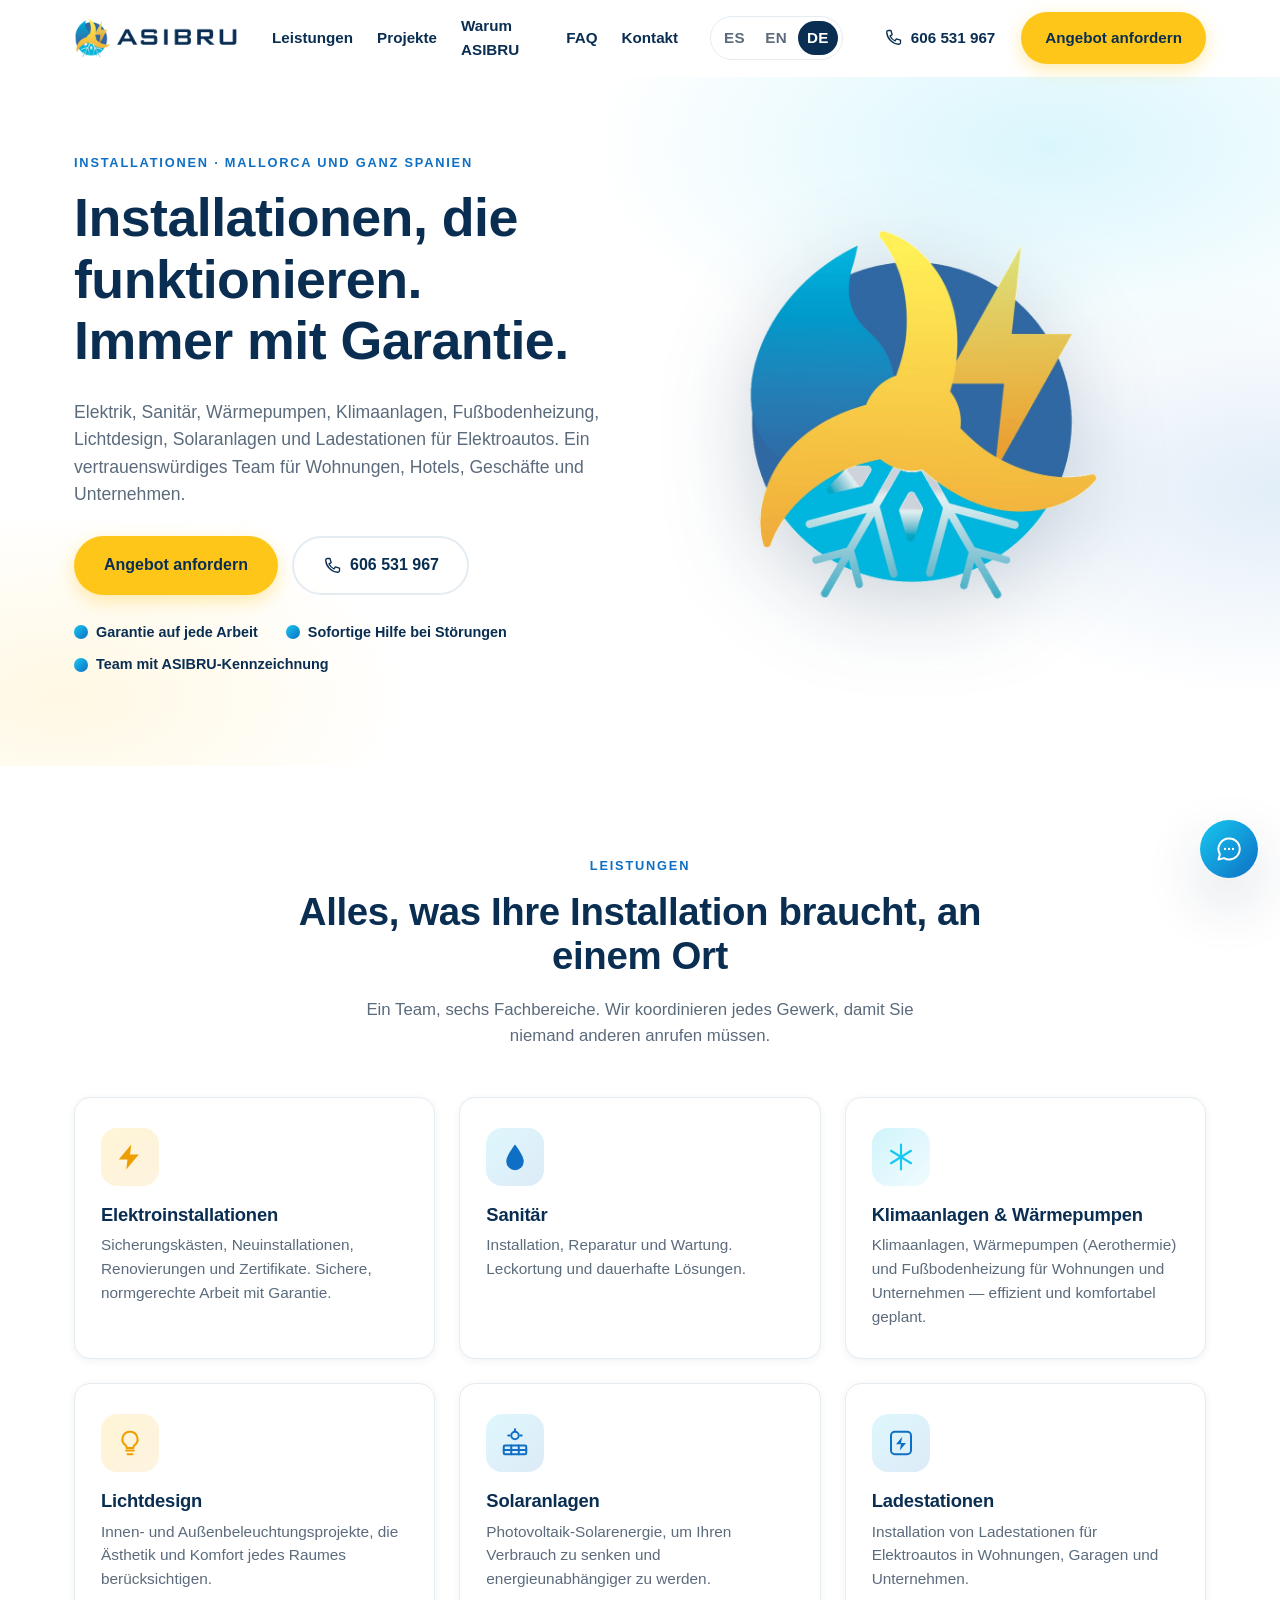
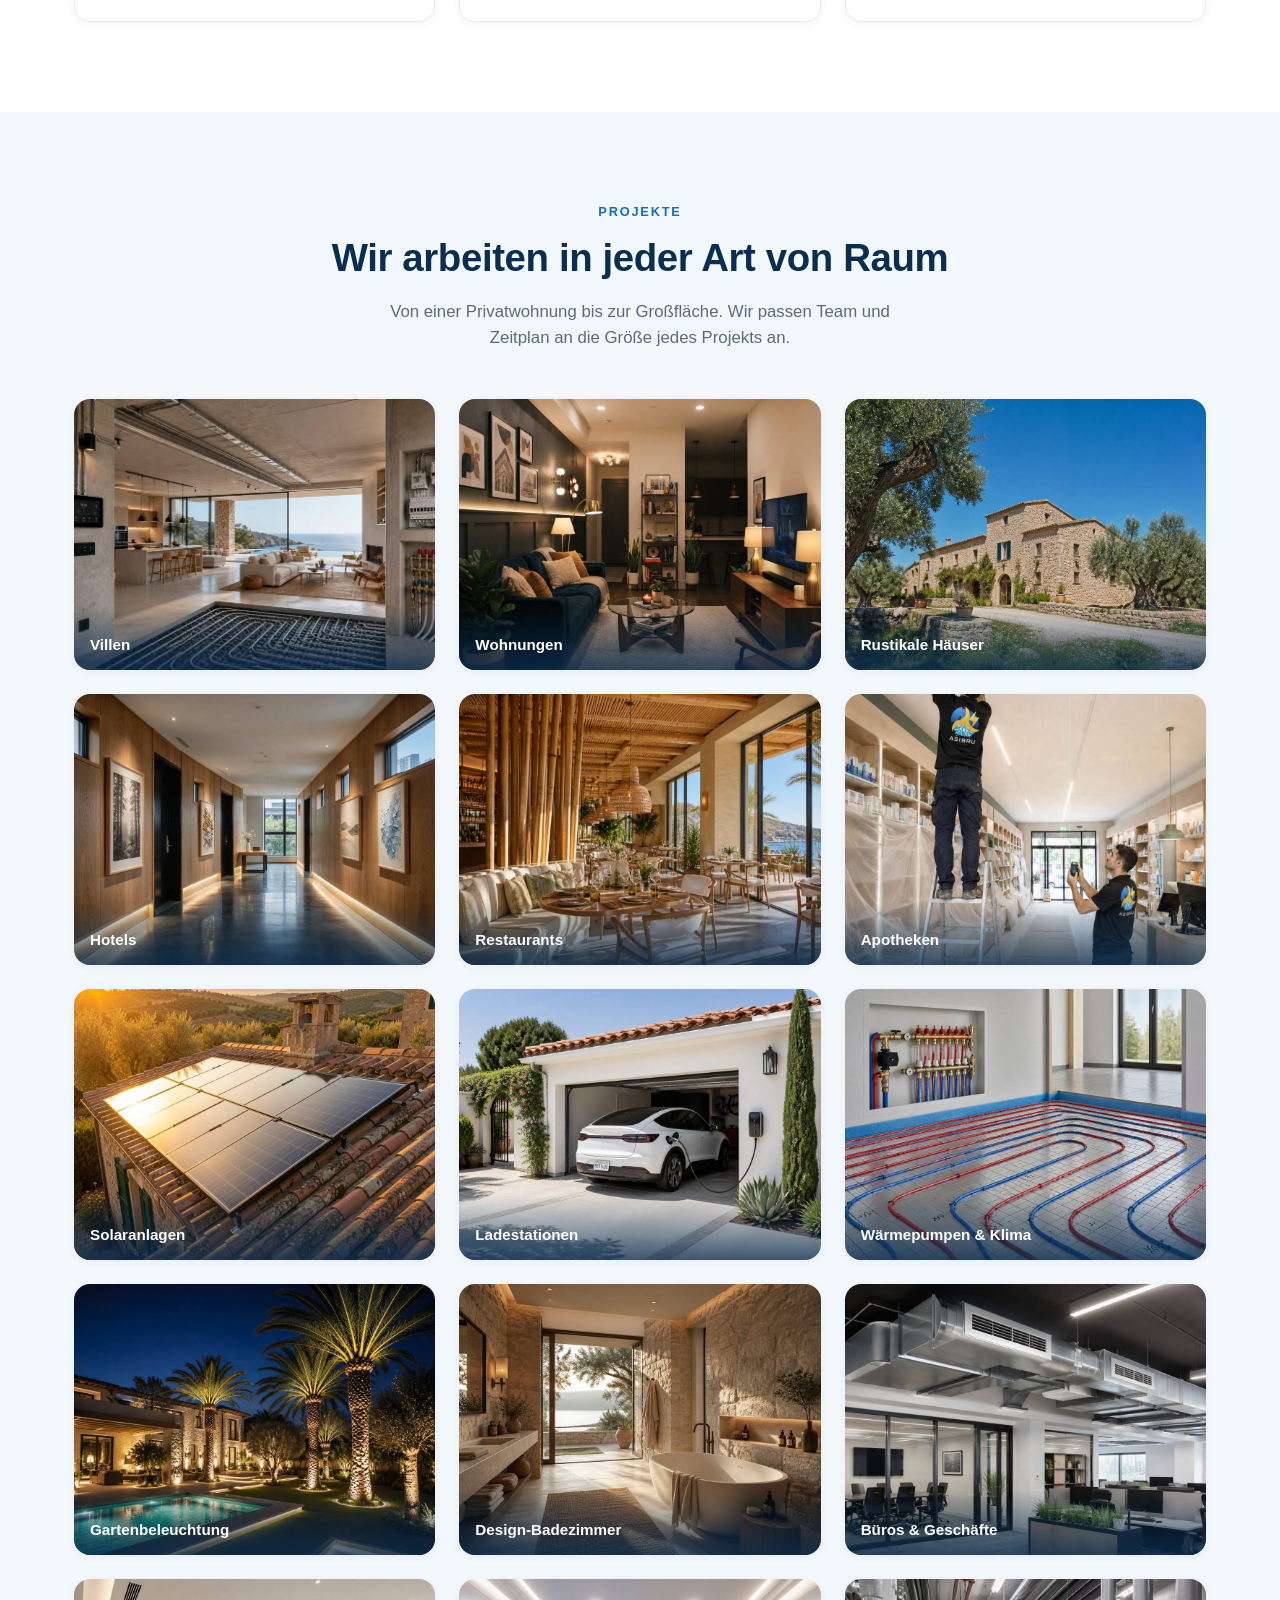
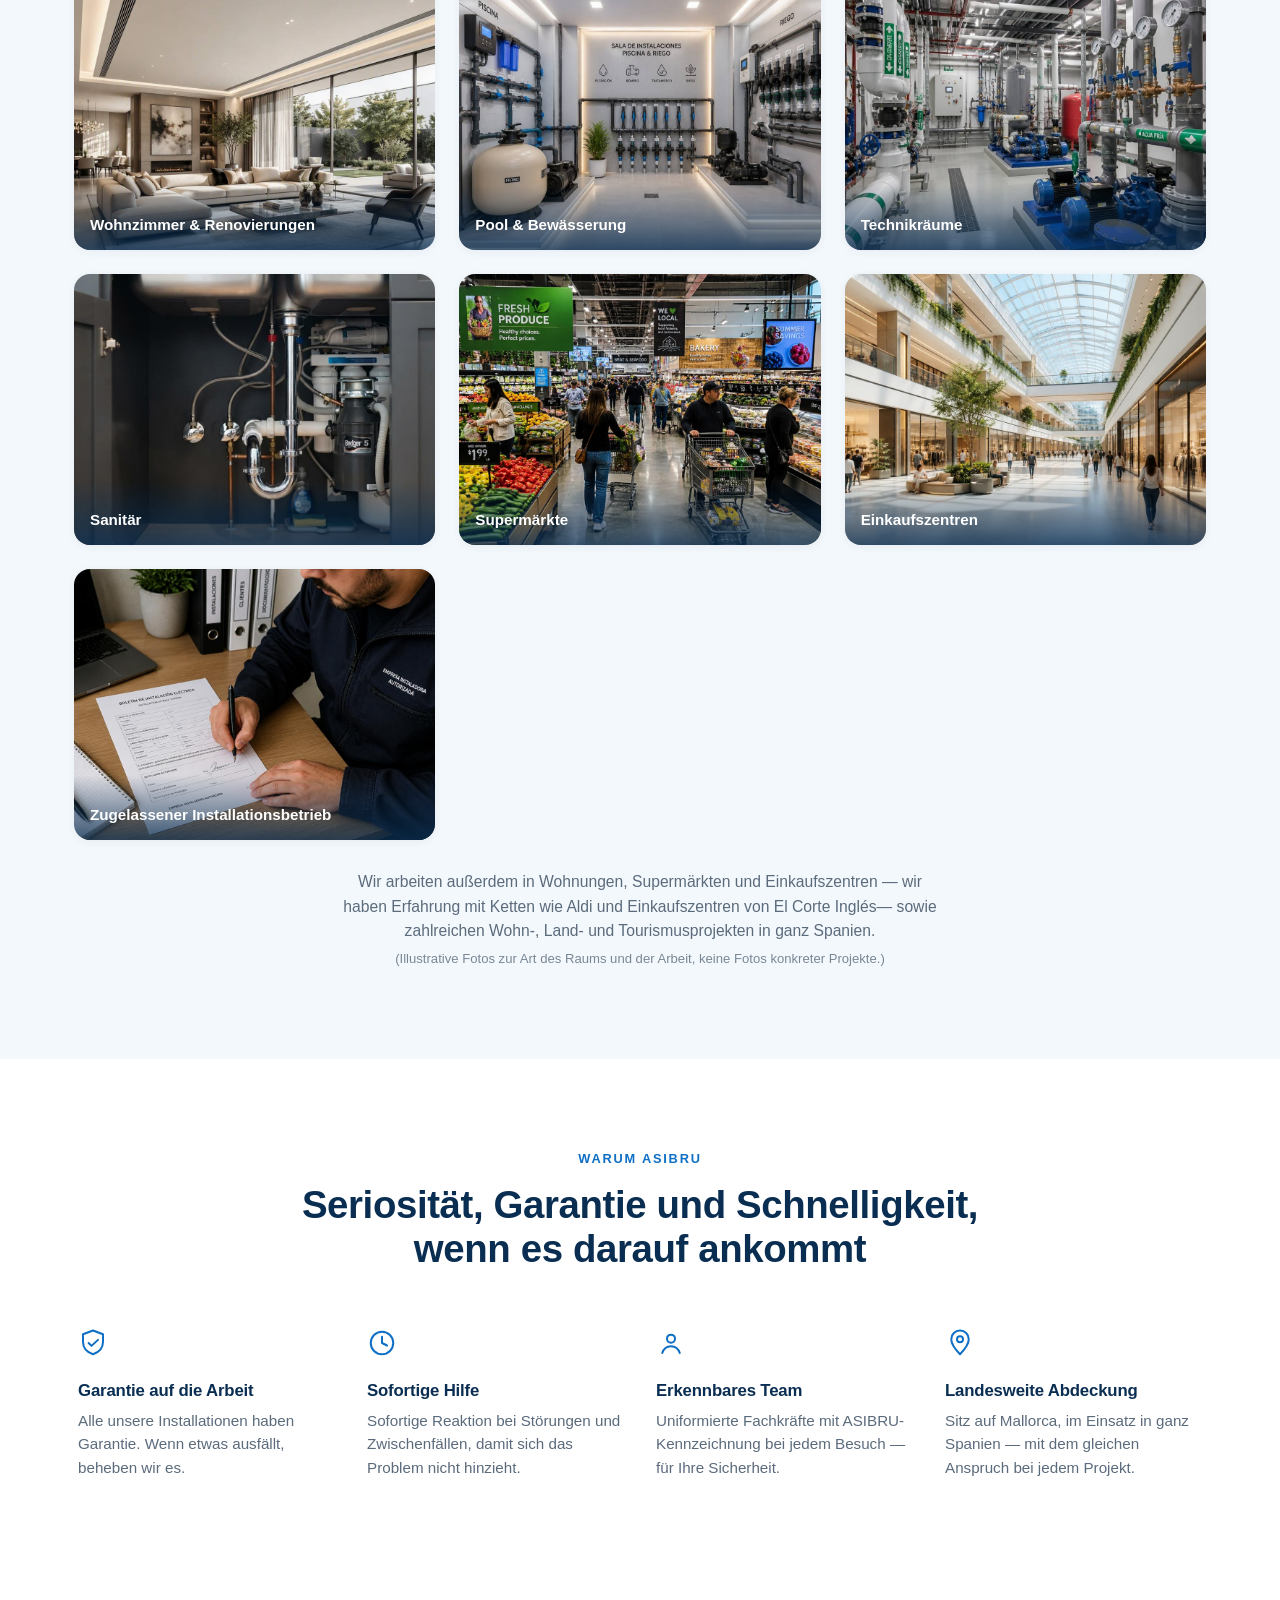
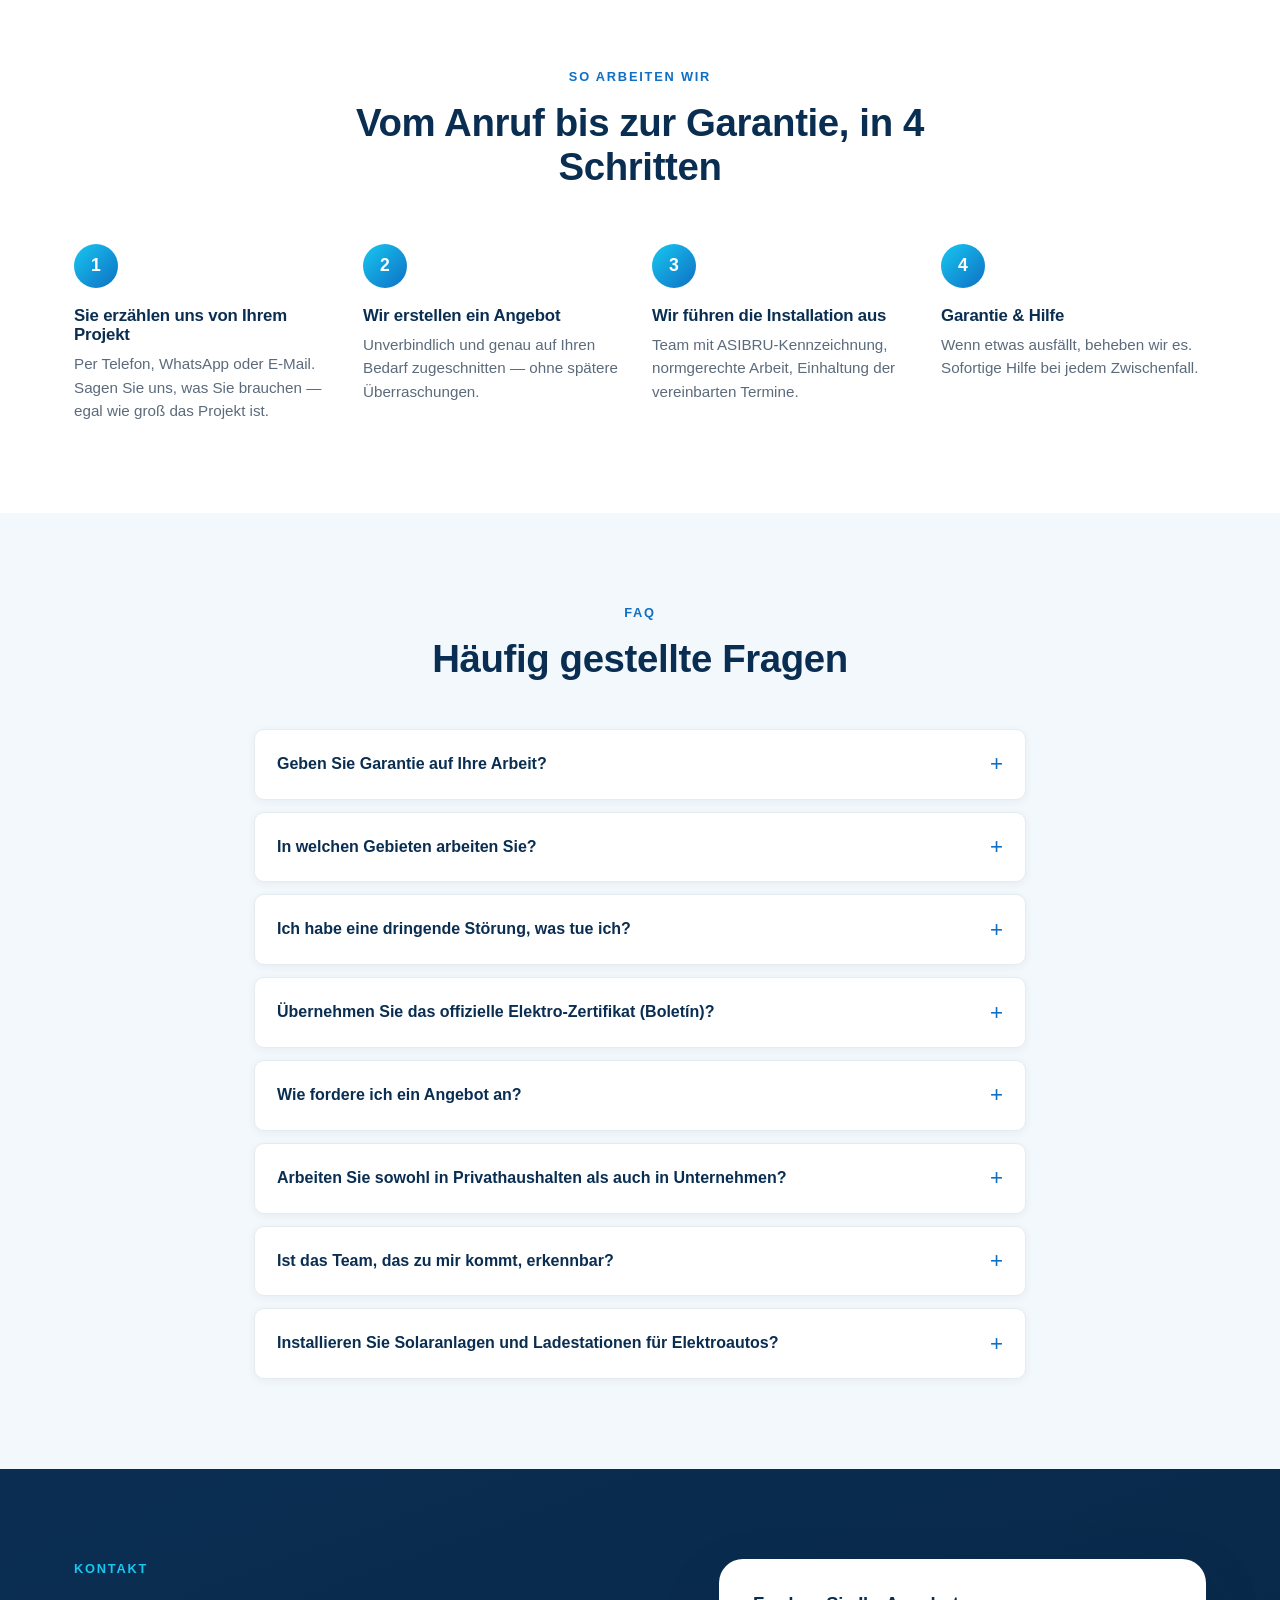
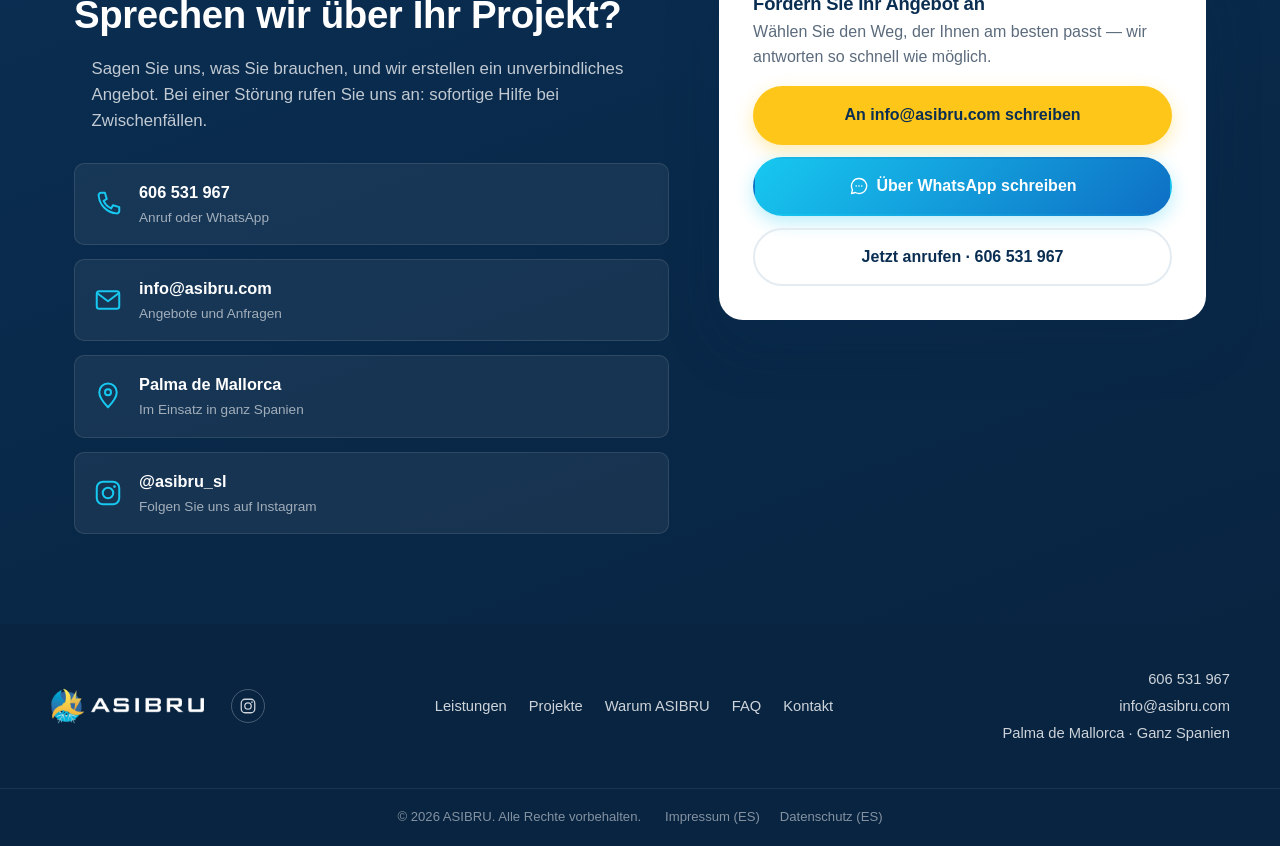
<file: de/index.html>
<!DOCTYPE html>
<html lang="de">
<head>
<meta charset="UTF-8">
<meta name="viewport" content="width=device-width, initial-scale=1.0">
<title>ASIBRU · Elektrik, Sanitär, Wärmepumpen &amp; Solaranlagen auf Mallorca und in ganz Spanien</title>
<meta name="description" content="ASIBRU: Elektroinstallationen, Sanitär, Wärmepumpen (Aerothermie), Klimaanlagen, Fußbodenheizung, Lichtdesign, Solaranlagen und Ladestationen für Elektroautos. Sitz auf Mallorca, im Einsatz in ganz Spanien. Garantie und sofortige Hilfe bei Störungen.">
<meta name="keywords" content="Elektriker Mallorca, Klempner Mallorca, Wärmepumpe Mallorca, Fußbodenheizung, Klimaanlage, Solaranlagen Mallorca, Ladestation Elektroauto, Lichtdesign, Installateur Mallorca">
<meta name="theme-color" content="#0A2E52">

<link rel="alternate" hreflang="es" href="https://asibru.com/">
<link rel="alternate" hreflang="en" href="https://asibru.com/en/">
<link rel="alternate" hreflang="de" href="https://asibru.com/de/">
<link rel="alternate" hreflang="x-default" href="https://asibru.com/">

<link rel="icon" href="/assets/img/favicon-32.png" sizes="32x32" type="image/png">
<link rel="icon" href="/assets/img/favicon-192.png" sizes="192x192" type="image/png">
<link rel="apple-touch-icon" href="/assets/img/apple-touch-icon.png">

<meta property="og:type" content="website">
<meta property="og:title" content="ASIBRU · Installationen mit Garantie auf Mallorca und in ganz Spanien">
<meta property="og:description" content="Elektrik, Sanitär, Wärmepumpen, Fußbodenheizung, Klimaanlagen, Beleuchtung, Solaranlagen und Ladestationen für Elektroautos.">
<meta property="og:image" content="/assets/img/og-preview.png">
<meta name="twitter:card" content="summary">

<link rel="stylesheet" href="/assets/css/styles.css">

<script type="application/ld+json">
{
  "@context": "https://schema.org",
  "@type": "HomeAndConstructionBusiness",
  "name": "ASIBRU",
  "image": "https://asibru.com/assets/img/og-preview.png",
  "url": "https://asibru.com/de/",
  "telephone": "+34606531967",
  "email": "info@asibru.com",
  "sameAs": ["https://www.instagram.com/asibru_sl/"],
  "address": {
    "@type": "PostalAddress",
    "addressLocality": "Palma de Mallorca",
    "addressRegion": "Illes Balears",
    "addressCountry": "ES"
  },
  "areaServed": "ES",
  "makesOffer": [
    { "@type": "Offer", "itemOffered": { "@type": "Service", "name": "Elektroinstallationen" } },
    { "@type": "Offer", "itemOffered": { "@type": "Service", "name": "Sanitärinstallationen" } },
    { "@type": "Offer", "itemOffered": { "@type": "Service", "name": "Wärmepumpen und Klimaanlagen" } },
    { "@type": "Offer", "itemOffered": { "@type": "Service", "name": "Fußbodenheizung" } },
    { "@type": "Offer", "itemOffered": { "@type": "Service", "name": "Lichtdesign" } },
    { "@type": "Offer", "itemOffered": { "@type": "Service", "name": "Solaranlagen" } },
    { "@type": "Offer", "itemOffered": { "@type": "Service", "name": "Ladestationen für Elektroautos" } }
  ]
}
</script>

<script type="application/ld+json">
{
  "@context": "https://schema.org",
  "@type": "FAQPage",
  "mainEntity": [
    { "@type": "Question", "name": "Geben Sie Garantie auf Ihre Arbeit?", "acceptedAnswer": { "@type": "Answer", "text": "Ja. Alle unsere Installationen haben Garantie. Wenn innerhalb der Garantiezeit etwas ausfällt, beheben wir es ohne zusätzliche Kosten." } },
    { "@type": "Question", "name": "In welchen Gebieten arbeiten Sie?", "acceptedAnswer": { "@type": "Answer", "text": "Wir haben unseren Sitz auf Palma de Mallorca und arbeiten in ganz Spanien, insbesondere für Hotels, Ketten, Villen und Großflächen." } },
    { "@type": "Question", "name": "Ich habe eine dringende Störung, was tue ich?", "acceptedAnswer": { "@type": "Answer", "text": "Rufen Sie uns an oder schreiben Sie uns über WhatsApp an 606 531 967. Wir bieten sofortige Hilfe bei Zwischenfällen, damit sich das Problem nicht hinzieht." } },
    { "@type": "Question", "name": "Übernehmen Sie das offizielle Elektro-Zertifikat (Boletín)?", "acceptedAnswer": { "@type": "Answer", "text": "Ja, die Abwicklung des offiziellen Zertifikats und der entsprechenden Vorschriften ist in unseren Elektroinstallationen enthalten." } },
    { "@type": "Question", "name": "Wie fordere ich ein Angebot an?", "acceptedAnswer": { "@type": "Answer", "text": "Per Telefon, WhatsApp oder E-Mail (info@asibru.com). Erzählen Sie uns von Ihrem Projekt, und wir erstellen ein unverbindliches Angebot." } },
    { "@type": "Question", "name": "Arbeiten Sie sowohl in Privathaushalten als auch in Unternehmen?", "acceptedAnswer": { "@type": "Answer", "text": "Ja, von Wohnungen und Privathäusern bis zu Hotels, Restaurants, Apotheken, Büros und Großflächen." } },
    { "@type": "Question", "name": "Ist das Team, das zu mir kommt, erkennbar?", "acceptedAnswer": { "@type": "Answer", "text": "Ja, alle unsere Techniker tragen eine ASIBRU-Uniform mit Logo — für Ihre Sicherheit." } },
    { "@type": "Question", "name": "Installieren Sie Solaranlagen und Ladestationen für Elektroautos?", "acceptedAnswer": { "@type": "Answer", "text": "Ja, das sind zwei unserer Kernleistungen, zusammen mit Wärmepumpen, Klimaanlagen, Fußbodenheizung und Lichtdesign." } }
  ]
}
</script>
</head>
<body>

<a class="skip-link" href="#contenido">Zum Inhalt springen</a>

<!-- ===================== HEADER ===================== -->
<header class="site-header" id="siteHeader">
  <div class="container header-inner">
    <a href="#inicio" class="brand" aria-label="ASIBRU - Startseite">
      <img src="/assets/img/logo-horizontal.png" alt="ASIBRU" class="brand-logo">
    </a>

    <nav class="main-nav" id="mainNav" aria-label="Hauptnavigation">
      <a href="#servicios">Leistungen</a>
      <a href="#proyectos">Projekte</a>
      <a href="#confianza">Warum ASIBRU</a>
      <a href="#faq">FAQ</a>
      <a href="#contacto">Kontakt</a>
      <nav class="lang-switch" aria-label="Sprachauswahl">
        <a href="/">ES</a>
        <a href="/en/">EN</a>
        <a href="/de/" class="is-current">DE</a>
      </nav>
    </nav>

    <div class="header-actions">
      <a href="tel:+34606531967" class="btn btn-ghost header-phone">
        <svg viewBox="0 0 24 24" class="icon" aria-hidden="true"><path d="M6.5 3h3l1.5 5-2.5 1.5a12 12 0 0 0 6 6L16 13l5 1.5v3a2 2 0 0 1-2.2 2C11.3 19 5 12.7 4.5 5.2A2 2 0 0 1 6.5 3Z" fill="none" stroke="currentColor" stroke-width="1.6" stroke-linejoin="round"/></svg>
        <span>606 531 967</span>
      </a>
      <a href="#contacto" class="btn btn-accent">Angebot anfordern</a>
      <button class="nav-toggle" id="navToggle" aria-label="Menü öffnen" aria-expanded="false" aria-controls="mainNav">
        <span></span><span></span><span></span>
      </button>
    </div>
  </div>
</header>

<main id="contenido">

  <!-- ===================== HERO ===================== -->
  <section class="hero" id="inicio">
    <div class="hero-bg" aria-hidden="true"></div>
    <div class="container hero-inner">
      <div class="hero-copy reveal">
        <p class="eyebrow">Installationen · Mallorca und ganz Spanien</p>
        <h1>Installationen, die funktionieren.<br>Immer mit Garantie.</h1>
        <p class="hero-lead">
          Elektrik, Sanitär, Wärmepumpen, Klimaanlagen, Fußbodenheizung,
          Lichtdesign, Solaranlagen und Ladestationen für Elektroautos. Ein
          vertrauenswürdiges Team für Wohnungen, Hotels, Geschäfte und Unternehmen.
        </p>
        <div class="hero-cta">
          <a href="#contacto" class="btn btn-accent btn-lg">Angebot anfordern</a>
          <a href="tel:+34606531967" class="btn btn-outline btn-lg">
            <svg viewBox="0 0 24 24" class="icon" aria-hidden="true"><path d="M6.5 3h3l1.5 5-2.5 1.5a12 12 0 0 0 6 6L16 13l5 1.5v3a2 2 0 0 1-2.2 2C11.3 19 5 12.7 4.5 5.2A2 2 0 0 1 6.5 3Z" fill="none" stroke="currentColor" stroke-width="1.6" stroke-linejoin="round"/></svg>
            606 531 967
          </a>
        </div>
        <ul class="hero-trust">
          <li>Garantie auf jede Arbeit</li>
          <li>Sofortige Hilfe bei Störungen</li>
          <li>Team mit ASIBRU-Kennzeichnung</li>
        </ul>
      </div>

      <div class="hero-mark reveal">
        <img src="/assets/img/logo-mark.png" alt="" aria-hidden="true">
      </div>
    </div>
  </section>

  <!-- ===================== LEISTUNGEN ===================== -->
  <section class="section" id="servicios">
    <div class="container">
      <div class="section-head reveal">
        <p class="eyebrow">Leistungen</p>
        <h2>Alles, was Ihre Installation braucht, an einem Ort</h2>
        <p class="section-lead">Ein Team, sechs Fachbereiche. Wir koordinieren jedes Gewerk, damit Sie niemand anderen anrufen müssen.</p>
      </div>

      <div class="grid services-grid">

        <article class="card service-card reveal">
          <div class="icon-badge">
            <svg viewBox="0 0 24 24" class="icon-lg" aria-hidden="true"><path d="M13 2 3 14h7l-1 8 10-12h-7l1-8z" fill="currentColor"/></svg>
          </div>
          <h3>Elektroinstallationen</h3>
          <p>Sicherungskästen, Neuinstallationen, Renovierungen und Zertifikate. Sichere, normgerechte Arbeit mit Garantie.</p>
        </article>

        <article class="card service-card reveal">
          <div class="icon-badge">
            <svg viewBox="0 0 24 24" class="icon-lg" aria-hidden="true"><path d="M12 2C12 2 5 11 5 15.5A7 7 0 0 0 19 15.5C19 11 12 2 12 2Z" fill="currentColor"/></svg>
          </div>
          <h3>Sanitär</h3>
          <p>Installation, Reparatur und Wartung. Leckortung und dauerhafte Lösungen.</p>
        </article>

        <article class="card service-card reveal">
          <div class="icon-badge">
            <svg viewBox="0 0 24 24" class="icon-lg" aria-hidden="true">
              <g stroke="currentColor" stroke-width="1.7" stroke-linecap="round">
                <line x1="12" y1="2" x2="12" y2="22"/>
                <line x1="4" y1="7" x2="20" y2="17"/>
                <line x1="4" y1="17" x2="20" y2="7"/>
              </g>
            </svg>
          </div>
          <h3>Klimaanlagen &amp; Wärmepumpen</h3>
          <p>Klimaanlagen, Wärmepumpen (Aerothermie) und Fußbodenheizung für Wohnungen und Unternehmen — effizient und komfortabel geplant.</p>
        </article>

        <article class="card service-card reveal">
          <div class="icon-badge">
            <svg viewBox="0 0 24 24" class="icon-lg" aria-hidden="true"><path d="M9 18h6M10 21h4M12 3a6 6 0 0 0-3.5 10.9c.5.4.8 1 .8 1.6v.5h5.4v-.5c0-.6.3-1.2.8-1.6A6 6 0 0 0 12 3Z" fill="none" stroke="currentColor" stroke-width="1.6" stroke-linecap="round" stroke-linejoin="round"/></svg>
          </div>
          <h3>Lichtdesign</h3>
          <p>Innen- und Außenbeleuchtungsprojekte, die Ästhetik und Komfort jedes Raumes berücksichtigen.</p>
        </article>

        <article class="card service-card reveal">
          <div class="icon-badge">
            <svg viewBox="0 0 24 24" class="icon-lg" aria-hidden="true">
              <g stroke="currentColor" stroke-width="1.6" fill="none" stroke-linecap="round" stroke-linejoin="round">
                <rect x="3" y="14" width="18" height="7" rx="1"/>
                <line x1="3" y1="17.5" x2="21" y2="17.5"/>
                <line x1="9" y1="14" x2="9" y2="21"/>
                <line x1="15" y1="14" x2="15" y2="21"/>
                <circle cx="12" cy="6" r="3"/>
                <line x1="12" y1="1" x2="12" y2="2.2"/>
                <line x1="6.6" y1="6" x2="7.7" y2="6"/>
                <line x1="16.3" y1="6" x2="17.4" y2="6"/>
              </g>
            </svg>
          </div>
          <h3>Solaranlagen</h3>
          <p>Photovoltaik-Solarenergie, um Ihren Verbrauch zu senken und energieunabhängiger zu werden.</p>
        </article>

        <article class="card service-card reveal">
          <div class="icon-badge">
            <svg viewBox="0 0 24 24" class="icon-lg" aria-hidden="true">
              <rect x="4" y="3" width="16" height="18" rx="3" fill="none" stroke="currentColor" stroke-width="1.6"/>
              <path d="M13 7 8 13h4l-1 5 5-6h-4l1-5z" fill="currentColor"/>
            </svg>
          </div>
          <h3>Ladestationen</h3>
          <p>Installation von Ladestationen für Elektroautos in Wohnungen, Garagen und Unternehmen.</p>
        </article>

      </div>
    </div>
  </section>

  <!-- ===================== PROJEKTE ===================== -->
  <section class="section section-soft" id="proyectos">
    <div class="container">
      <div class="section-head reveal">
        <p class="eyebrow">Projekte</p>
        <h2>Wir arbeiten in jeder Art von Raum</h2>
        <p class="section-lead">
          Von einer Privatwohnung bis zur Großfläche. Wir passen Team und
          Zeitplan an die Größe jedes Projekts an.
        </p>
      </div>

      <div class="grid projects-grid reveal">
        <figure class="project-photo">
          <img src="/assets/img/proyectos/villas.jpg" alt="Luxusvilla mit Meerblick" loading="lazy" width="1200" height="671">
          <figcaption>Villen</figcaption>
        </figure>
        <figure class="project-photo">
          <img src="/assets/img/proyectos/apartamentos.jpg" alt="Moderne Wohnung" loading="lazy" width="1000" height="1241">
          <figcaption>Wohnungen</figcaption>
        </figure>
        <figure class="project-photo">
          <img src="/assets/img/proyectos/casas-rusticas.jpg" alt="Traditionelles mallorquinisches Steinhaus" loading="lazy" width="1200" height="900">
          <figcaption>Rustikale Häuser</figcaption>
        </figure>
        <figure class="project-photo">
          <img src="/assets/img/proyectos/hoteles.jpg" alt="Hotel" loading="lazy" width="1200" height="905">
          <figcaption>Hotels</figcaption>
        </figure>
        <figure class="project-photo">
          <img src="/assets/img/proyectos/restaurantes.jpg" alt="Restaurant" loading="lazy" width="1200" height="900">
          <figcaption>Restaurants</figcaption>
        </figure>
        <figure class="project-photo">
          <img src="/assets/img/proyectos/farmacias.jpg" alt="Apotheke" loading="lazy" width="1200" height="1280">
          <figcaption>Apotheken</figcaption>
        </figure>
        <figure class="project-photo">
          <img src="/assets/img/proyectos/placas-solares.jpg" alt="Solaranlagen-Installation" loading="lazy" width="1200" height="1200">
          <figcaption>Solaranlagen</figcaption>
        </figure>
        <figure class="project-photo">
          <img src="/assets/img/proyectos/puntos-carga.jpg" alt="Ladestation für Elektroauto" loading="lazy" width="1200" height="900">
          <figcaption>Ladestationen</figcaption>
        </figure>
        <figure class="project-photo">
          <img src="/assets/img/proyectos/aerotermia.jpg" alt="Wärmepumpen- und Klimaanlagen-Installation" loading="lazy" width="1200" height="900">
          <figcaption>Wärmepumpen &amp; Klima</figcaption>
        </figure>
        <figure class="project-photo">
          <img src="/assets/img/proyectos/jardines.jpg" alt="Gartenbeleuchtung" loading="lazy" width="1200" height="900">
          <figcaption>Gartenbeleuchtung</figcaption>
        </figure>
        <figure class="project-photo">
          <img src="/assets/img/proyectos/banos.jpg" alt="Design-Badezimmer mit Meerblick" loading="lazy" width="1200" height="900">
          <figcaption>Design-Badezimmer</figcaption>
        </figure>
        <figure class="project-photo">
          <img src="/assets/img/proyectos/oficinas.jpg" alt="Klimatisierung von Büros und Geschäftsräumen" loading="lazy" width="1200" height="900">
          <figcaption>Büros &amp; Geschäfte</figcaption>
        </figure>
        <figure class="project-photo">
          <img src="/assets/img/proyectos/salones.jpg" alt="Wohnzimmer mit Kanal-Klimaanlage" loading="lazy" width="1200" height="900">
          <figcaption>Wohnzimmer &amp; Renovierungen</figcaption>
        </figure>
        <figure class="project-photo">
          <img src="/assets/img/proyectos/piscinas-riego.jpg" alt="Technikraum für Pool und Bewässerung" loading="lazy" width="1200" height="900">
          <figcaption>Pool &amp; Bewässerung</figcaption>
        </figure>
        <figure class="project-photo">
          <img src="/assets/img/proyectos/sala-maquinas.jpg" alt="Sanitär-Technikraum" loading="lazy" width="1200" height="1200">
          <figcaption>Technikräume</figcaption>
        </figure>
        <figure class="project-photo">
          <img src="/assets/img/proyectos/fontaneria.jpg" alt="Sanitärinstallation unter der Spüle" loading="lazy" width="1000" height="1241">
          <figcaption>Sanitär</figcaption>
        </figure>
        <figure class="project-photo">
          <img src="/assets/img/proyectos/supermercados.jpg" alt="Supermarkt" loading="lazy" width="1000" height="750">
          <figcaption>Supermärkte</figcaption>
        </figure>
        <figure class="project-photo">
          <img src="/assets/img/proyectos/centros-comerciales.jpg" alt="Einkaufszentrum" loading="lazy" width="1000" height="750">
          <figcaption>Einkaufszentren</figcaption>
        </figure>
        <figure class="project-photo">
          <img src="/assets/img/proyectos/boletin.jpg" alt="Unterschrift des offiziellen Elektro-Zertifikats" loading="lazy" width="1000" height="750">
          <figcaption>Zugelassener Installationsbetrieb</figcaption>
        </figure>
      </div>

      <p class="projects-note reveal">
        Wir arbeiten außerdem in Wohnungen, Supermärkten und Einkaufszentren —
        wir haben Erfahrung mit Ketten wie Aldi und Einkaufszentren von El Corte
        Inglés— sowie zahlreichen Wohn-, Land- und Tourismusprojekten in ganz Spanien.
        <span class="projects-note-small">(Illustrative Fotos zur Art des Raums und der Arbeit, keine Fotos konkreter Projekte.)</span>
      </p>
    </div>
  </section>

  <!-- ===================== WARUM ASIBRU ===================== -->
  <section class="section" id="confianza">
    <div class="container">
      <div class="section-head reveal">
        <p class="eyebrow">Warum ASIBRU</p>
        <h2>Seriosität, Garantie und Schnelligkeit, wenn es darauf ankommt</h2>
      </div>

      <div class="grid trust-grid">
        <div class="trust-card reveal">
          <svg viewBox="0 0 24 24" class="icon-lg trust-icon" aria-hidden="true">
            <path d="M12 2 4 5v6c0 5 3.5 8.5 8 10 4.5-1.5 8-5 8-10V5l-8-3Z" fill="none" stroke="currentColor" stroke-width="1.6" stroke-linejoin="round"/>
            <path d="M8.5 12l2.3 2.3L16 9.5" fill="none" stroke="currentColor" stroke-width="1.6" stroke-linecap="round" stroke-linejoin="round"/>
          </svg>
          <h3>Garantie auf die Arbeit</h3>
          <p>Alle unsere Installationen haben Garantie. Wenn etwas ausfällt, beheben wir es.</p>
        </div>

        <div class="trust-card reveal">
          <svg viewBox="0 0 24 24" class="icon-lg trust-icon" aria-hidden="true">
            <circle cx="12" cy="12" r="9" fill="none" stroke="currentColor" stroke-width="1.6"/>
            <path d="M12 7v5l4 2" fill="none" stroke="currentColor" stroke-width="1.6" stroke-linecap="round" stroke-linejoin="round"/>
          </svg>
          <h3>Sofortige Hilfe</h3>
          <p>Sofortige Reaktion bei Störungen und Zwischenfällen, damit sich das Problem nicht hinzieht.</p>
        </div>

        <div class="trust-card reveal">
          <svg viewBox="0 0 24 24" class="icon-lg trust-icon" aria-hidden="true">
            <circle cx="12" cy="8.5" r="3.2" fill="none" stroke="currentColor" stroke-width="1.6"/>
            <path d="M5 20c1.1-3.6 4-5.5 7-5.5s5.9 1.9 7 5.5" fill="none" stroke="currentColor" stroke-width="1.6" stroke-linecap="round" stroke-linejoin="round"/>
          </svg>
          <h3>Erkennbares Team</h3>
          <p>Uniformierte Fachkräfte mit ASIBRU-Kennzeichnung bei jedem Besuch — für Ihre Sicherheit.</p>
        </div>

        <div class="trust-card reveal">
          <svg viewBox="0 0 24 24" class="icon-lg trust-icon" aria-hidden="true">
            <path d="M12 21s7-7.2 7-12a7 7 0 0 0-14 0c0 4.8 7 12 7 12Z" fill="none" stroke="currentColor" stroke-width="1.6" stroke-linejoin="round"/>
            <circle cx="12" cy="9" r="2.4" fill="none" stroke="currentColor" stroke-width="1.6"/>
          </svg>
          <h3>Landesweite Abdeckung</h3>
          <p>Sitz auf Mallorca, im Einsatz in ganz Spanien — mit dem gleichen Anspruch bei jedem Projekt.</p>
        </div>
      </div>
    </div>
  </section>

  <!-- ===================== SO ARBEITEN WIR ===================== -->
  <section class="section" id="proceso">
    <div class="container">
      <div class="section-head reveal">
        <p class="eyebrow">So arbeiten wir</p>
        <h2>Vom Anruf bis zur Garantie, in 4 Schritten</h2>
      </div>

      <div class="grid process-grid">
        <div class="process-step reveal">
          <span class="process-number">1</span>
          <h3>Sie erzählen uns von Ihrem Projekt</h3>
          <p>Per Telefon, WhatsApp oder E-Mail. Sagen Sie uns, was Sie brauchen — egal wie groß das Projekt ist.</p>
        </div>
        <div class="process-step reveal">
          <span class="process-number">2</span>
          <h3>Wir erstellen ein Angebot</h3>
          <p>Unverbindlich und genau auf Ihren Bedarf zugeschnitten — ohne spätere Überraschungen.</p>
        </div>
        <div class="process-step reveal">
          <span class="process-number">3</span>
          <h3>Wir führen die Installation aus</h3>
          <p>Team mit ASIBRU-Kennzeichnung, normgerechte Arbeit, Einhaltung der vereinbarten Termine.</p>
        </div>
        <div class="process-step reveal">
          <span class="process-number">4</span>
          <h3>Garantie &amp; Hilfe</h3>
          <p>Wenn etwas ausfällt, beheben wir es. Sofortige Hilfe bei jedem Zwischenfall.</p>
        </div>
      </div>
    </div>
  </section>

  <!-- ===================== FAQ ===================== -->
  <section class="section section-soft" id="faq">
    <div class="container container-narrow">
      <div class="section-head reveal">
        <p class="eyebrow">FAQ</p>
        <h2>Häufig gestellte Fragen</h2>
      </div>

      <div class="faq-list reveal">
        <details class="faq-item">
          <summary>Geben Sie Garantie auf Ihre Arbeit?</summary>
          <p>Ja. Alle unsere Installationen haben Garantie. Wenn innerhalb der Garantiezeit etwas ausfällt, beheben wir es ohne zusätzliche Kosten.</p>
        </details>
        <details class="faq-item">
          <summary>In welchen Gebieten arbeiten Sie?</summary>
          <p>Wir haben unseren Sitz auf Palma de Mallorca und arbeiten in ganz Spanien, insbesondere für Hotels, Ketten, Villen und Großflächen.</p>
        </details>
        <details class="faq-item">
          <summary>Ich habe eine dringende Störung, was tue ich?</summary>
          <p>Rufen Sie uns an oder schreiben Sie uns über WhatsApp an 606 531 967. Wir bieten sofortige Hilfe bei Zwischenfällen, damit sich das Problem nicht hinzieht.</p>
        </details>
        <details class="faq-item">
          <summary>Übernehmen Sie das offizielle Elektro-Zertifikat (Boletín)?</summary>
          <p>Ja, die Abwicklung des offiziellen Zertifikats und der entsprechenden Vorschriften ist in unseren Elektroinstallationen enthalten.</p>
        </details>
        <details class="faq-item">
          <summary>Wie fordere ich ein Angebot an?</summary>
          <p>Per Telefon, WhatsApp oder E-Mail (info@asibru.com). Erzählen Sie uns von Ihrem Projekt, und wir erstellen ein unverbindliches Angebot.</p>
        </details>
        <details class="faq-item">
          <summary>Arbeiten Sie sowohl in Privathaushalten als auch in Unternehmen?</summary>
          <p>Ja, von Wohnungen und Privathäusern bis zu Hotels, Restaurants, Apotheken, Büros und Großflächen.</p>
        </details>
        <details class="faq-item">
          <summary>Ist das Team, das zu mir kommt, erkennbar?</summary>
          <p>Ja, alle unsere Techniker tragen eine ASIBRU-Uniform mit Logo — für Ihre Sicherheit.</p>
        </details>
        <details class="faq-item">
          <summary>Installieren Sie Solaranlagen und Ladestationen für Elektroautos?</summary>
          <p>Ja, das sind zwei unserer Kernleistungen, zusammen mit Wärmepumpen, Klimaanlagen, Fußbodenheizung und Lichtdesign.</p>
        </details>
      </div>
    </div>
  </section>

  <!-- ===================== KONTAKT ===================== -->
  <section class="section section-dark" id="contacto">
    <div class="container contact-inner">
      <div class="contact-copy reveal">
        <p class="eyebrow eyebrow-light">Kontakt</p>
        <h2>Sprechen wir über Ihr Projekt?</h2>
        <p class="section-lead light">
          Sagen Sie uns, was Sie brauchen, und wir erstellen ein unverbindliches Angebot.
          Bei einer Störung rufen Sie uns an: sofortige Hilfe bei Zwischenfällen.
        </p>

        <div class="contact-methods">
          <a href="tel:+34606531967" class="contact-method">
            <svg viewBox="0 0 24 24" class="icon-lg" aria-hidden="true"><path d="M6.5 3h3l1.5 5-2.5 1.5a12 12 0 0 0 6 6L16 13l5 1.5v3a2 2 0 0 1-2.2 2C11.3 19 5 12.7 4.5 5.2A2 2 0 0 1 6.5 3Z" fill="none" stroke="currentColor" stroke-width="1.6" stroke-linejoin="round"/></svg>
            <span>
              <strong>606 531 967</strong>
              <small>Anruf oder WhatsApp</small>
            </span>
          </a>

          <a href="mailto:info@asibru.com" class="contact-method">
            <svg viewBox="0 0 24 24" class="icon-lg" aria-hidden="true"><rect x="3" y="5" width="18" height="14" rx="2" fill="none" stroke="currentColor" stroke-width="1.6"/><path d="M4 7l8 6 8-6" fill="none" stroke="currentColor" stroke-width="1.6" stroke-linecap="round" stroke-linejoin="round"/></svg>
            <span>
              <strong>info@asibru.com</strong>
              <small>Angebote und Anfragen</small>
            </span>
          </a>

          <div class="contact-method contact-method-static">
            <svg viewBox="0 0 24 24" class="icon-lg" aria-hidden="true"><path d="M12 21s7-7.2 7-12a7 7 0 0 0-14 0c0 4.8 7 12 7 12Z" fill="none" stroke="currentColor" stroke-width="1.6" stroke-linejoin="round"/><circle cx="12" cy="9" r="2.4" fill="none" stroke="currentColor" stroke-width="1.6"/></svg>
            <span>
              <strong>Palma de Mallorca</strong>
              <small>Im Einsatz in ganz Spanien</small>
            </span>
          </div>

          <a href="https://www.instagram.com/asibru_sl/" target="_blank" rel="noopener" class="contact-method">
            <svg viewBox="0 0 24 24" class="icon-lg" aria-hidden="true"><rect x="3" y="3" width="18" height="18" rx="5" fill="none" stroke="currentColor" stroke-width="1.6"/><circle cx="12" cy="12" r="4.2" fill="none" stroke="currentColor" stroke-width="1.6"/><circle cx="17.2" cy="6.8" r="1.1" fill="currentColor"/></svg>
            <span>
              <strong>@asibru_sl</strong>
              <small>Folgen Sie uns auf Instagram</small>
            </span>
          </a>
        </div>
      </div>

      <div class="contact-card reveal">
        <h3>Fordern Sie Ihr Angebot an</h3>
        <p>Wählen Sie den Weg, der Ihnen am besten passt — wir antworten so schnell wie möglich.</p>
        <a href="mailto:info@asibru.com?subject=Angebotsanfrage" class="btn btn-accent btn-lg btn-block">An info@asibru.com schreiben</a>
        <a href="https://wa.me/34606531967" target="_blank" rel="noopener" class="btn btn-whatsapp btn-lg btn-block">
          <svg viewBox="0 0 24 24" class="icon" aria-hidden="true"><path d="M12 3a9 9 0 0 0-7.8 13.5L3 21l4.7-1.2A9 9 0 1 0 12 3Z" fill="none" stroke="currentColor" stroke-width="1.6" stroke-linejoin="round"/><circle cx="8.6" cy="12" r="1" fill="currentColor"/><circle cx="12" cy="12" r="1" fill="currentColor"/><circle cx="15.4" cy="12" r="1" fill="currentColor"/></svg>
          Über WhatsApp schreiben
        </a>
        <a href="tel:+34606531967" class="btn btn-outline btn-lg btn-block">Jetzt anrufen · 606 531 967</a>
      </div>
    </div>
  </section>

</main>

<!-- ===================== FOOTER ===================== -->
<footer class="site-footer">
  <div class="container footer-inner">
    <div class="footer-brand">
      <img src="/assets/img/logo-horizontal-white.png" alt="ASIBRU" class="footer-logo">
      <a href="https://www.instagram.com/asibru_sl/" target="_blank" rel="noopener" class="footer-social" aria-label="ASIBRU auf Instagram">
        <svg viewBox="0 0 24 24" aria-hidden="true"><rect x="3" y="3" width="18" height="18" rx="5" fill="none" stroke="currentColor" stroke-width="1.7"/><circle cx="12" cy="12" r="4.3" fill="none" stroke="currentColor" stroke-width="1.7"/><circle cx="17.3" cy="6.7" r="1.15" fill="currentColor"/></svg>
      </a>
    </div>

    <nav class="footer-nav" aria-label="Fußzeilen-Navigation">
      <a href="#servicios">Leistungen</a>
      <a href="#proyectos">Projekte</a>
      <a href="#confianza">Warum ASIBRU</a>
      <a href="#faq">FAQ</a>
      <a href="#contacto">Kontakt</a>
    </nav>

    <div class="footer-contact">
      <a href="tel:+34606531967">606 531 967</a>
      <a href="mailto:info@asibru.com">info@asibru.com</a>
      <span>Palma de Mallorca · Ganz Spanien</span>
    </div>
  </div>
  <div class="footer-bottom">
    <div class="container footer-bottom-inner">
      <p>&copy; <span id="year"></span> ASIBRU. Alle Rechte vorbehalten.</p>
      <nav class="footer-legal" aria-label="Rechtliche Hinweise">
        <a href="/aviso-legal/">Impressum (ES)</a>
        <a href="/privacidad/">Datenschutz (ES)</a>
      </nav>
    </div>
  </div>
</footer>

<!-- Schwebender WhatsApp-Button -->
<a href="https://wa.me/34606531967" target="_blank" rel="noopener" class="fab-whatsapp" aria-label="Über WhatsApp schreiben">
  <svg viewBox="0 0 24 24" aria-hidden="true"><path d="M12 3a9 9 0 0 0-7.8 13.5L3 21l4.7-1.2A9 9 0 1 0 12 3Z" fill="none" stroke="currentColor" stroke-width="1.7" stroke-linejoin="round"/><circle cx="8.6" cy="12" r="1" fill="currentColor"/><circle cx="12" cy="12" r="1" fill="currentColor"/><circle cx="15.4" cy="12" r="1" fill="currentColor"/></svg>
</a>

<!-- Cookie-Hinweis (nur sichtbar, wenn Google Analytics aktiv ist) -->
<div id="cookieBanner" class="cookie-banner" hidden>
  <p>
    Wir verwenden Cookies ausschließlich zur Analyse des Website-Traffics mit
    Google Analytics. Sie können zustimmen oder ablehnen — mehr Infos in
    unserer <a href="/privacidad/">Datenschutzerklärung</a>.
  </p>
  <div class="cookie-banner-actions">
    <button id="cookieReject" class="btn btn-ghost" type="button">Ablehnen</button>
    <button id="cookieAccept" class="btn btn-accent" type="button">Akzeptieren</button>
  </div>
</div>

<script src="/assets/js/main.js"></script>
</body>
</html>
</file>
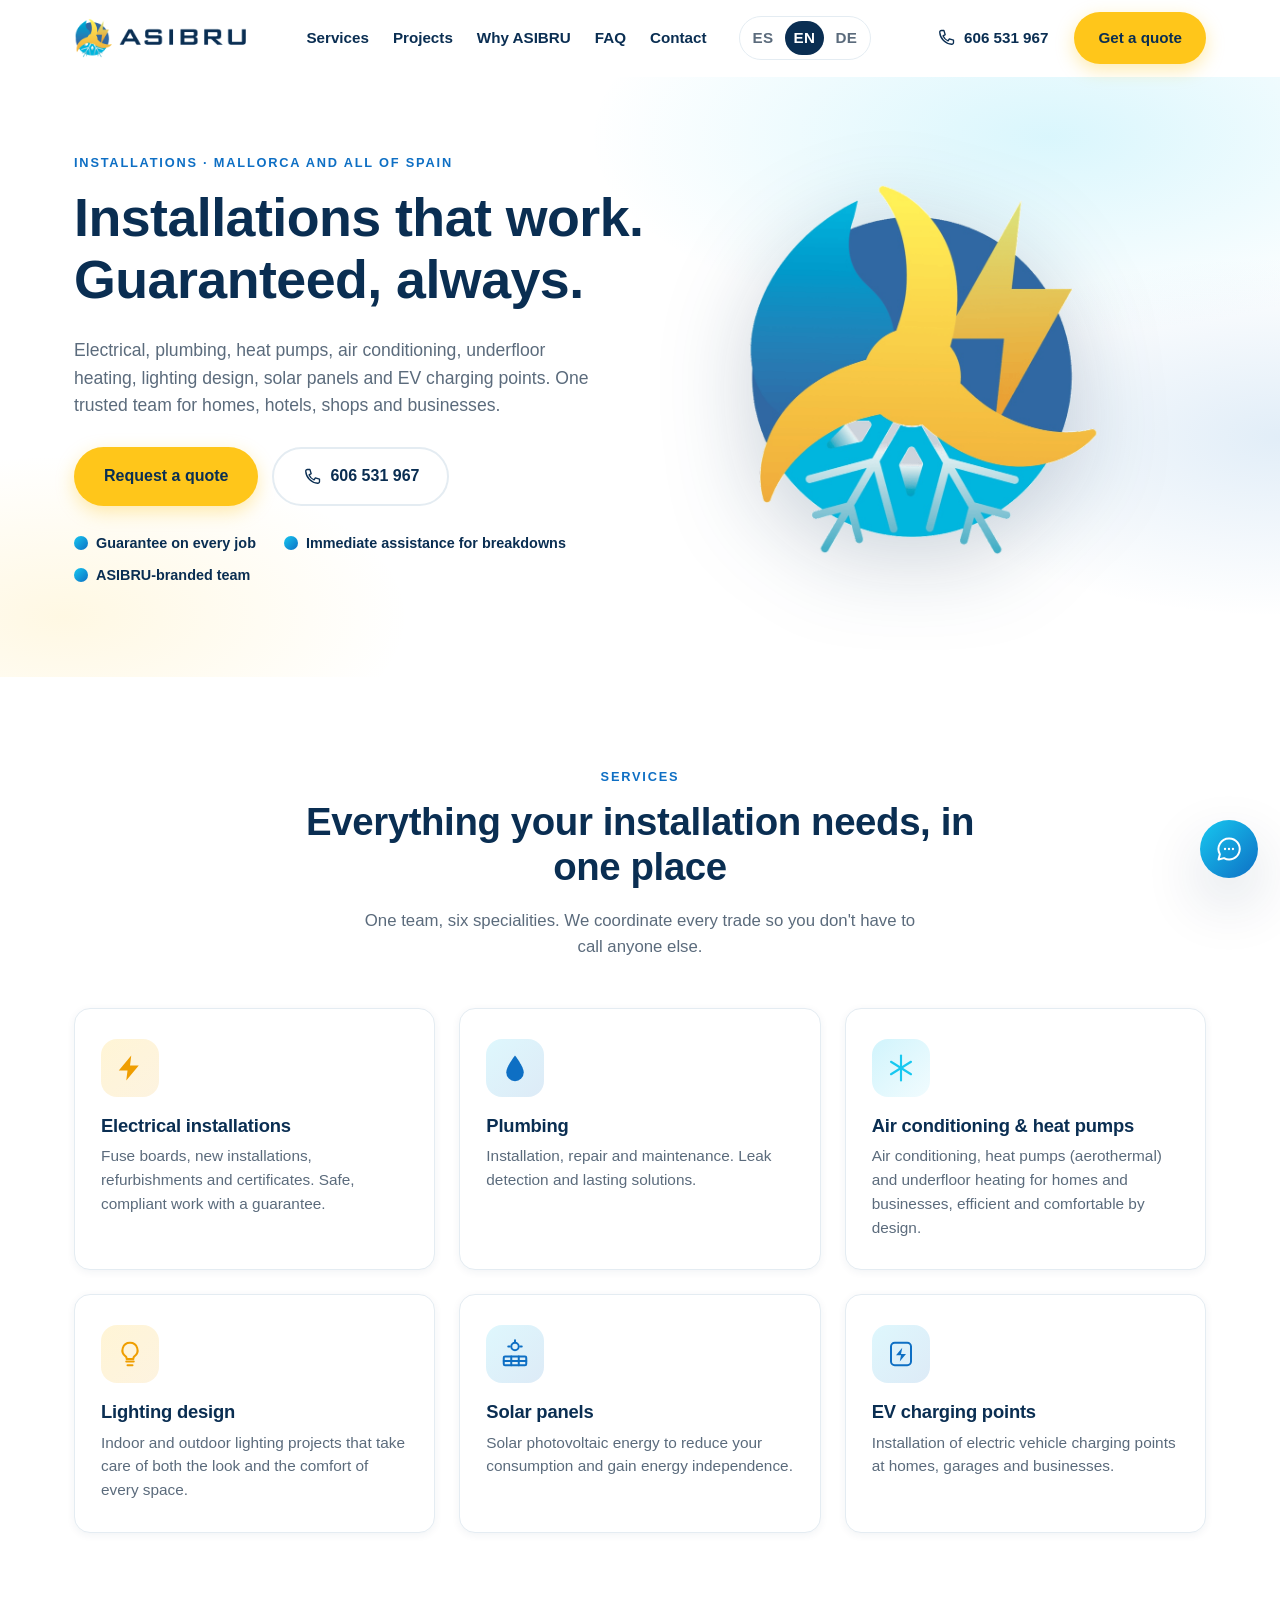
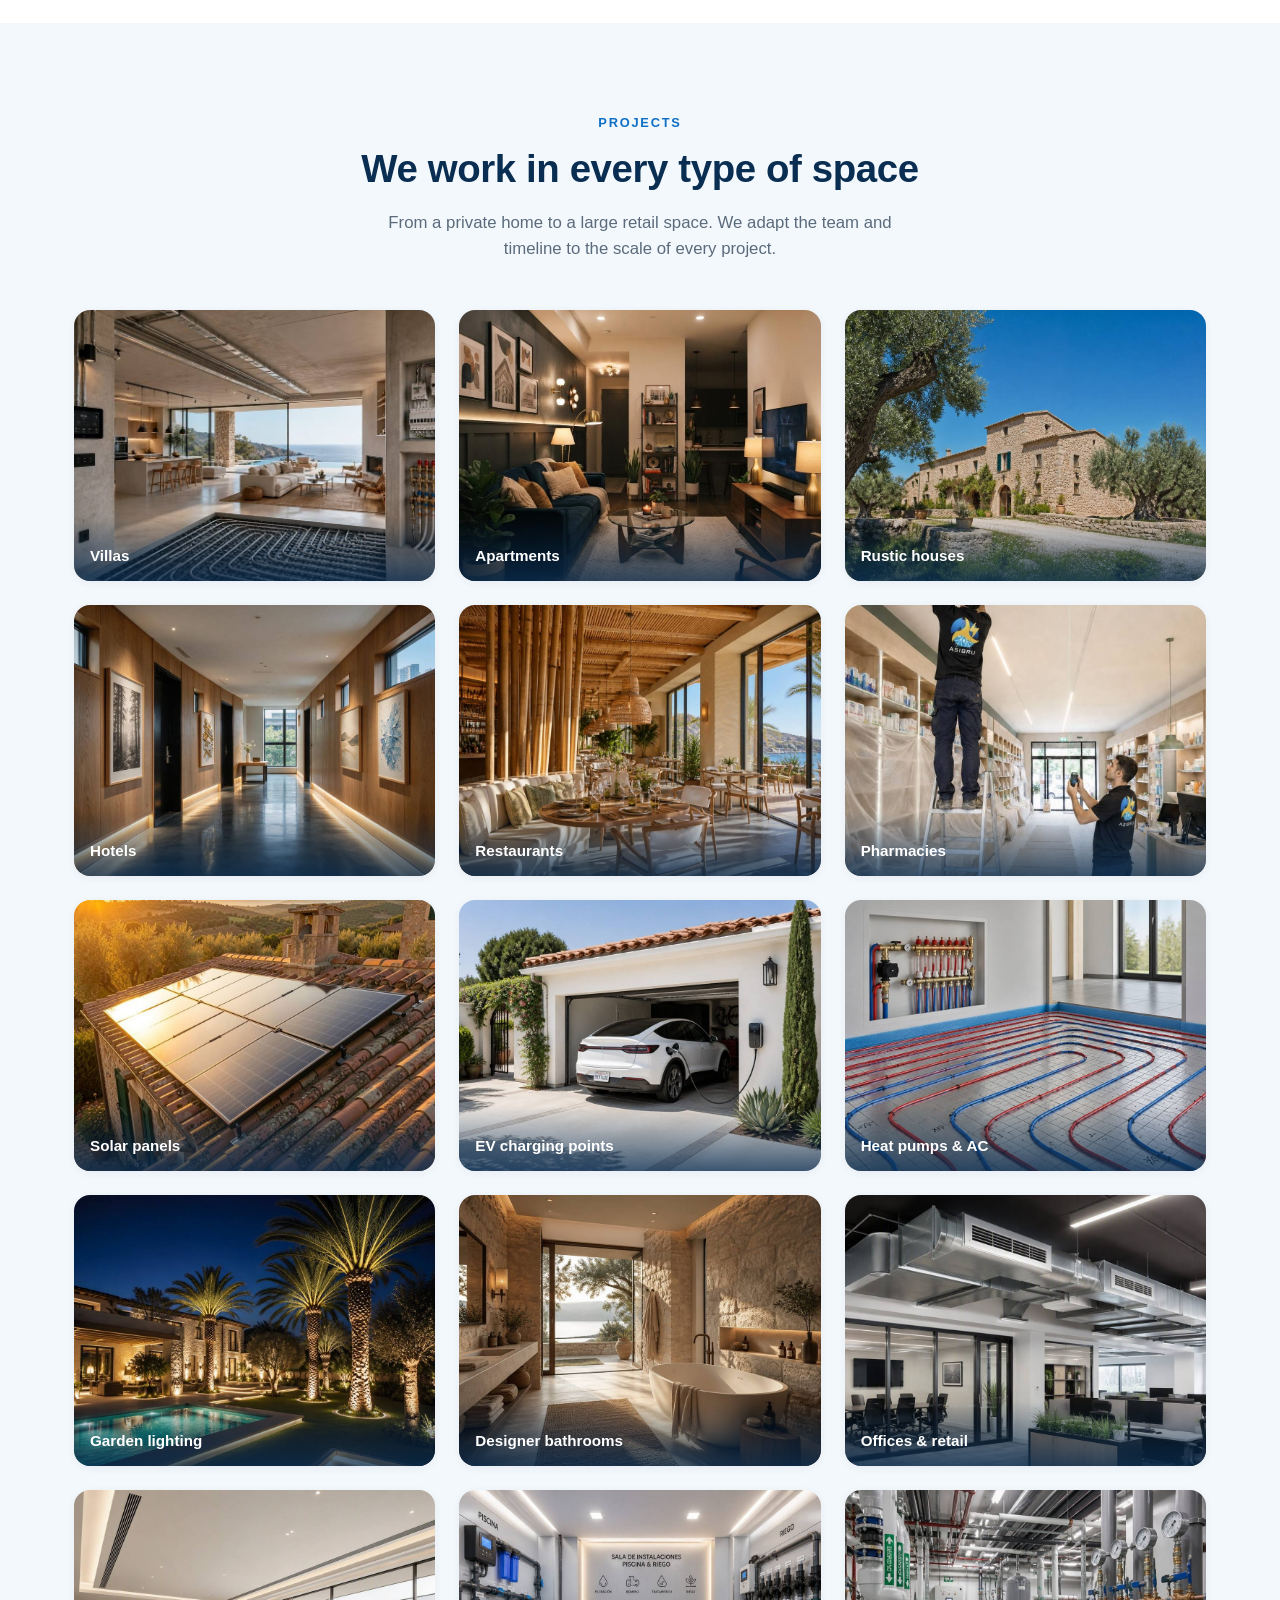
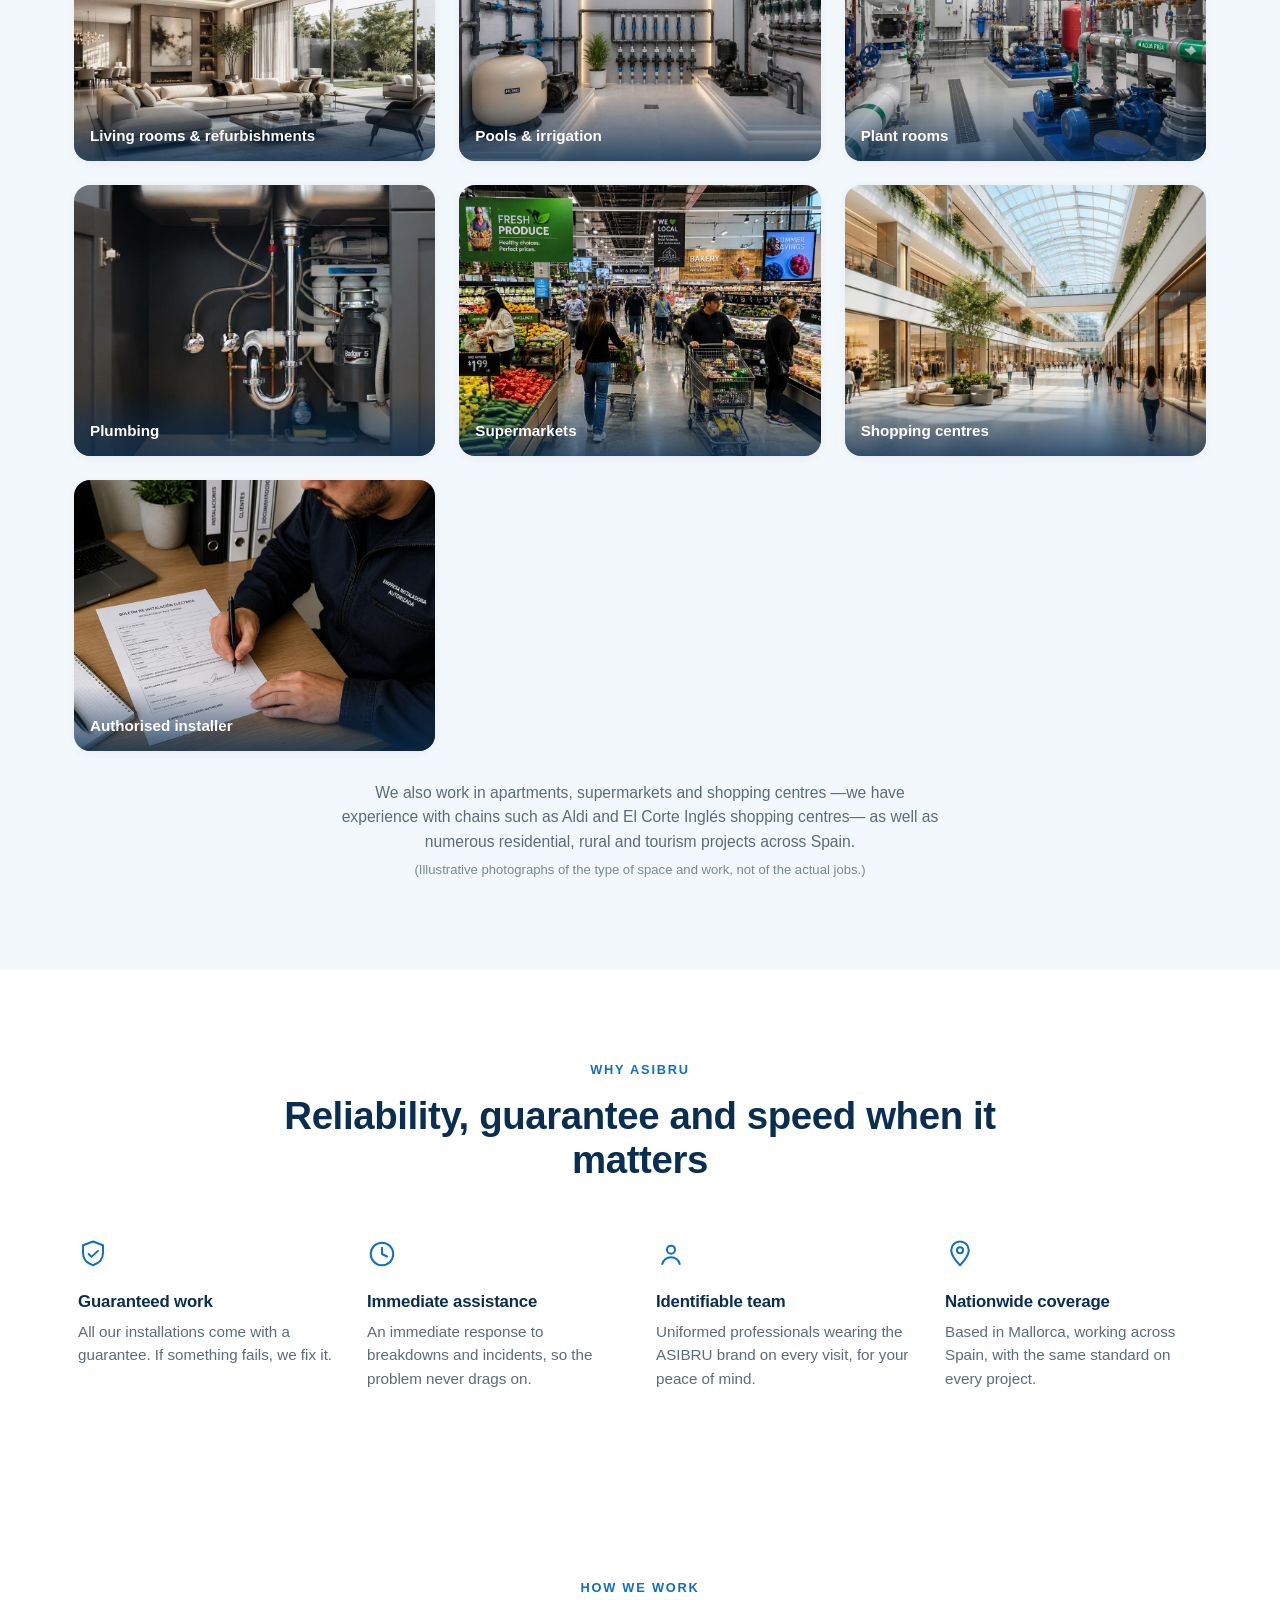
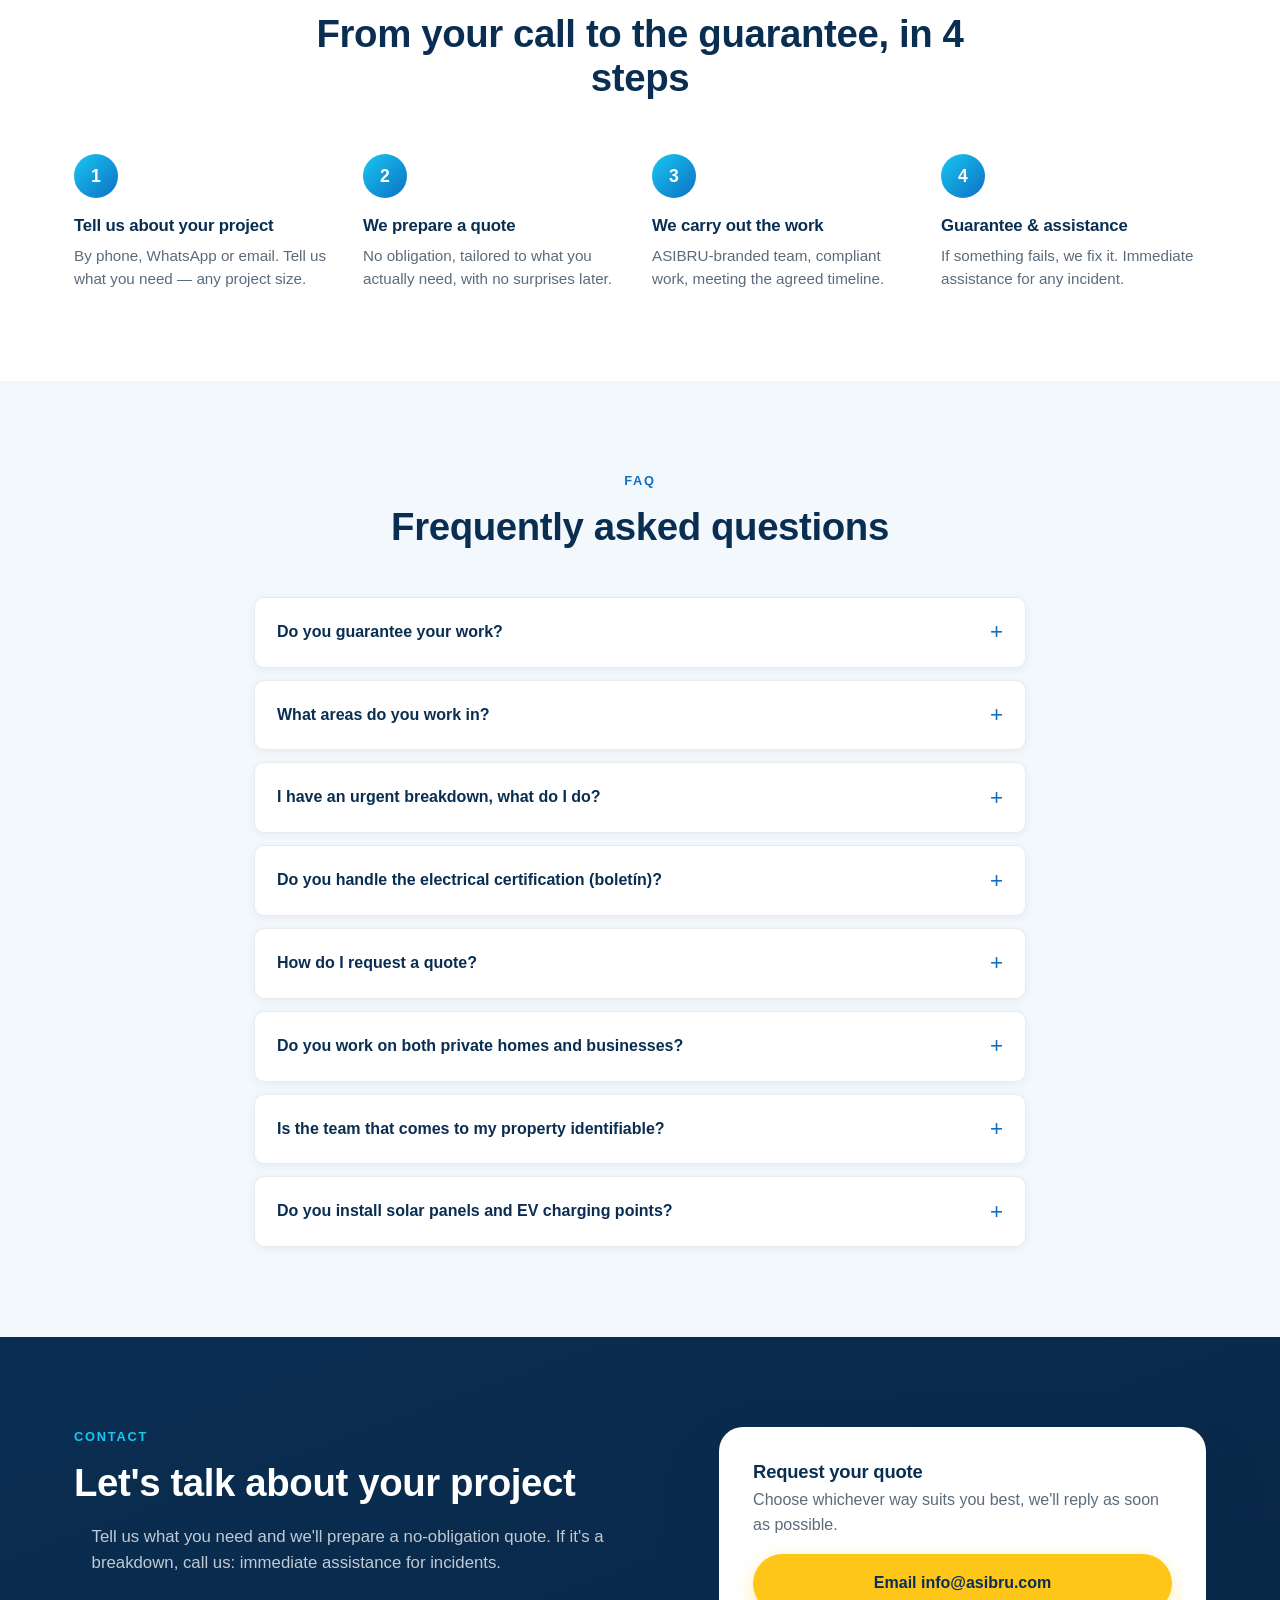
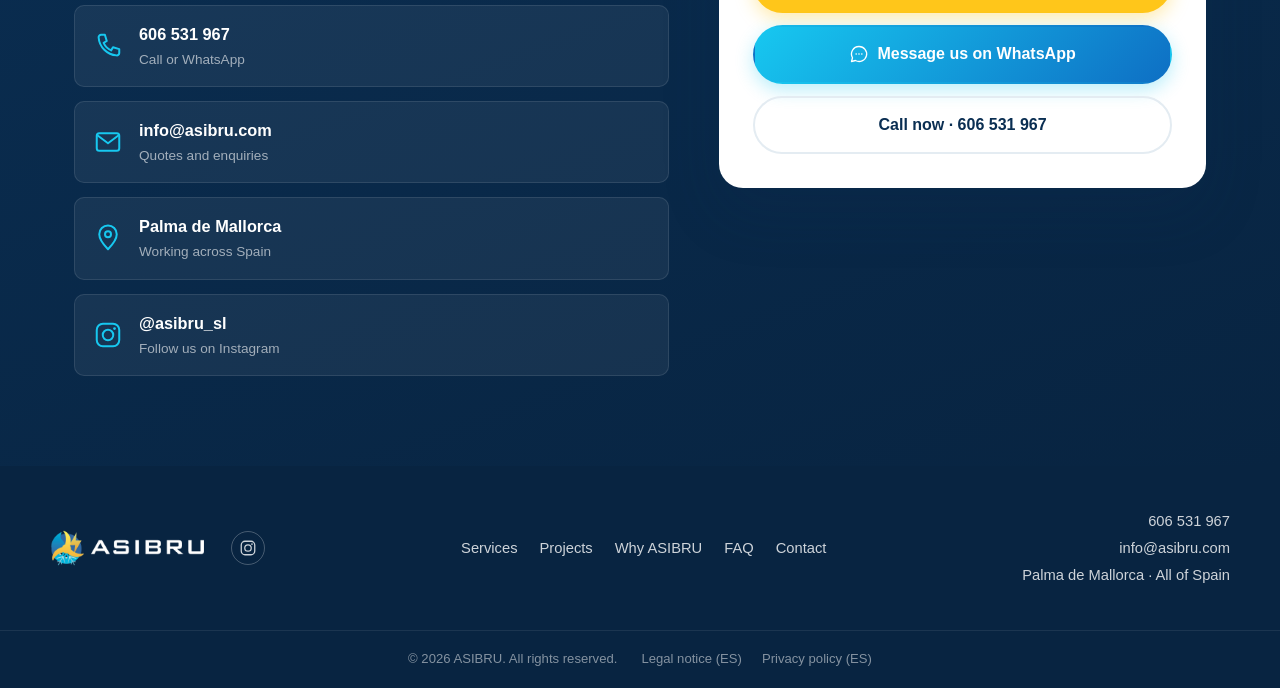
<file: en/index.html>
<!DOCTYPE html>
<html lang="en">
<head>
<meta charset="UTF-8">
<meta name="viewport" content="width=device-width, initial-scale=1.0">
<title>ASIBRU · Electrical, Plumbing, Heat Pumps &amp; Solar Panels in Mallorca and all of Spain</title>
<meta name="description" content="ASIBRU: electrical installations, plumbing, heat pumps (aerothermal), air conditioning, underfloor heating, lighting design, solar panels and EV charging points. Based in Mallorca, working across Spain. Guaranteed work and immediate assistance.">
<meta name="keywords" content="electrician Mallorca, plumber Mallorca, heat pump Mallorca, underfloor heating, air conditioning, solar panels Mallorca, EV charging point installation, lighting design, installer Mallorca">
<meta name="theme-color" content="#0A2E52">

<link rel="alternate" hreflang="es" href="https://asibru.com/">
<link rel="alternate" hreflang="en" href="https://asibru.com/en/">
<link rel="alternate" hreflang="de" href="https://asibru.com/de/">
<link rel="alternate" hreflang="x-default" href="https://asibru.com/">

<link rel="icon" href="/assets/img/favicon-32.png" sizes="32x32" type="image/png">
<link rel="icon" href="/assets/img/favicon-192.png" sizes="192x192" type="image/png">
<link rel="apple-touch-icon" href="/assets/img/apple-touch-icon.png">

<meta property="og:type" content="website">
<meta property="og:title" content="ASIBRU · Guaranteed installations in Mallorca and all of Spain">
<meta property="og:description" content="Electrical, plumbing, heat pumps, underfloor heating, air conditioning, lighting, solar panels and EV charging points.">
<meta property="og:image" content="/assets/img/og-preview.png">
<meta name="twitter:card" content="summary">

<link rel="stylesheet" href="/assets/css/styles.css">

<script type="application/ld+json">
{
  "@context": "https://schema.org",
  "@type": "HomeAndConstructionBusiness",
  "name": "ASIBRU",
  "image": "https://asibru.com/assets/img/og-preview.png",
  "url": "https://asibru.com/en/",
  "telephone": "+34606531967",
  "email": "info@asibru.com",
  "sameAs": ["https://www.instagram.com/asibru_sl/"],
  "address": {
    "@type": "PostalAddress",
    "addressLocality": "Palma de Mallorca",
    "addressRegion": "Illes Balears",
    "addressCountry": "ES"
  },
  "areaServed": "ES",
  "makesOffer": [
    { "@type": "Offer", "itemOffered": { "@type": "Service", "name": "Electrical installations" } },
    { "@type": "Offer", "itemOffered": { "@type": "Service", "name": "Plumbing" } },
    { "@type": "Offer", "itemOffered": { "@type": "Service", "name": "Heat pumps and air conditioning" } },
    { "@type": "Offer", "itemOffered": { "@type": "Service", "name": "Underfloor heating" } },
    { "@type": "Offer", "itemOffered": { "@type": "Service", "name": "Lighting design" } },
    { "@type": "Offer", "itemOffered": { "@type": "Service", "name": "Solar panels" } },
    { "@type": "Offer", "itemOffered": { "@type": "Service", "name": "Electric vehicle charging points" } }
  ]
}
</script>

<script type="application/ld+json">
{
  "@context": "https://schema.org",
  "@type": "FAQPage",
  "mainEntity": [
    { "@type": "Question", "name": "Do you guarantee your work?", "acceptedAnswer": { "@type": "Answer", "text": "Yes. All our installations come with a guarantee. If something fails within the guarantee period, we fix it at no extra cost." } },
    { "@type": "Question", "name": "What areas do you work in?", "acceptedAnswer": { "@type": "Answer", "text": "We're based in Palma de Mallorca and work across Spain, especially for hotels, chains, villas and large retail projects." } },
    { "@type": "Question", "name": "I have an urgent breakdown, what do I do?", "acceptedAnswer": { "@type": "Answer", "text": "Call us or message us on WhatsApp at 606 531 967. We offer immediate assistance for incidents so the problem never drags on." } },
    { "@type": "Question", "name": "Do you handle the electrical certification (boletín)?", "acceptedAnswer": { "@type": "Answer", "text": "Yes, processing the official electrical certificate and compliance paperwork is included in our electrical installations." } },
    { "@type": "Question", "name": "How do I request a quote?", "acceptedAnswer": { "@type": "Answer", "text": "By phone, WhatsApp or email (info@asibru.com). Tell us about your project and we'll prepare a no-obligation quote." } },
    { "@type": "Question", "name": "Do you work on both private homes and businesses?", "acceptedAnswer": { "@type": "Answer", "text": "Yes, from apartments and private homes to hotels, restaurants, pharmacies, offices and large retail spaces." } },
    { "@type": "Question", "name": "Is the team that comes to my property identifiable?", "acceptedAnswer": { "@type": "Answer", "text": "Yes, all our technicians wear an ASIBRU uniform and logo, for your peace of mind." } },
    { "@type": "Question", "name": "Do you install solar panels and EV charging points?", "acceptedAnswer": { "@type": "Answer", "text": "Yes, these are two of our core services, alongside heat pumps, air conditioning, underfloor heating and lighting design." } }
  ]
}
</script>
</head>
<body>

<a class="skip-link" href="#contenido">Skip to content</a>

<!-- ===================== HEADER ===================== -->
<header class="site-header" id="siteHeader">
  <div class="container header-inner">
    <a href="#inicio" class="brand" aria-label="ASIBRU - Home">
      <img src="/assets/img/logo-horizontal.png" alt="ASIBRU" class="brand-logo">
    </a>

    <nav class="main-nav" id="mainNav" aria-label="Main navigation">
      <a href="#servicios">Services</a>
      <a href="#proyectos">Projects</a>
      <a href="#confianza">Why ASIBRU</a>
      <a href="#faq">FAQ</a>
      <a href="#contacto">Contact</a>
      <nav class="lang-switch" aria-label="Language selector">
        <a href="/">ES</a>
        <a href="/en/" class="is-current">EN</a>
        <a href="/de/">DE</a>
      </nav>
    </nav>

    <div class="header-actions">
      <a href="tel:+34606531967" class="btn btn-ghost header-phone">
        <svg viewBox="0 0 24 24" class="icon" aria-hidden="true"><path d="M6.5 3h3l1.5 5-2.5 1.5a12 12 0 0 0 6 6L16 13l5 1.5v3a2 2 0 0 1-2.2 2C11.3 19 5 12.7 4.5 5.2A2 2 0 0 1 6.5 3Z" fill="none" stroke="currentColor" stroke-width="1.6" stroke-linejoin="round"/></svg>
        <span>606 531 967</span>
      </a>
      <a href="#contacto" class="btn btn-accent">Get a quote</a>
      <button class="nav-toggle" id="navToggle" aria-label="Open menu" aria-expanded="false" aria-controls="mainNav">
        <span></span><span></span><span></span>
      </button>
    </div>
  </div>
</header>

<main id="contenido">

  <!-- ===================== HERO ===================== -->
  <section class="hero" id="inicio">
    <div class="hero-bg" aria-hidden="true"></div>
    <div class="container hero-inner">
      <div class="hero-copy reveal">
        <p class="eyebrow">Installations · Mallorca and all of Spain</p>
        <h1>Installations that work.<br>Guaranteed, always.</h1>
        <p class="hero-lead">
          Electrical, plumbing, heat pumps, air conditioning, underfloor heating,
          lighting design, solar panels and EV charging points. One trusted team for
          homes, hotels, shops and businesses.
        </p>
        <div class="hero-cta">
          <a href="#contacto" class="btn btn-accent btn-lg">Request a quote</a>
          <a href="tel:+34606531967" class="btn btn-outline btn-lg">
            <svg viewBox="0 0 24 24" class="icon" aria-hidden="true"><path d="M6.5 3h3l1.5 5-2.5 1.5a12 12 0 0 0 6 6L16 13l5 1.5v3a2 2 0 0 1-2.2 2C11.3 19 5 12.7 4.5 5.2A2 2 0 0 1 6.5 3Z" fill="none" stroke="currentColor" stroke-width="1.6" stroke-linejoin="round"/></svg>
            606 531 967
          </a>
        </div>
        <ul class="hero-trust">
          <li>Guarantee on every job</li>
          <li>Immediate assistance for breakdowns</li>
          <li>ASIBRU-branded team</li>
        </ul>
      </div>

      <div class="hero-mark reveal">
        <img src="/assets/img/logo-mark.png" alt="" aria-hidden="true">
      </div>
    </div>
  </section>

  <!-- ===================== SERVICES ===================== -->
  <section class="section" id="servicios">
    <div class="container">
      <div class="section-head reveal">
        <p class="eyebrow">Services</p>
        <h2>Everything your installation needs, in one place</h2>
        <p class="section-lead">One team, six specialities. We coordinate every trade so you don't have to call anyone else.</p>
      </div>

      <div class="grid services-grid">

        <article class="card service-card reveal">
          <div class="icon-badge">
            <svg viewBox="0 0 24 24" class="icon-lg" aria-hidden="true"><path d="M13 2 3 14h7l-1 8 10-12h-7l1-8z" fill="currentColor"/></svg>
          </div>
          <h3>Electrical installations</h3>
          <p>Fuse boards, new installations, refurbishments and certificates. Safe, compliant work with a guarantee.</p>
        </article>

        <article class="card service-card reveal">
          <div class="icon-badge">
            <svg viewBox="0 0 24 24" class="icon-lg" aria-hidden="true"><path d="M12 2C12 2 5 11 5 15.5A7 7 0 0 0 19 15.5C19 11 12 2 12 2Z" fill="currentColor"/></svg>
          </div>
          <h3>Plumbing</h3>
          <p>Installation, repair and maintenance. Leak detection and lasting solutions.</p>
        </article>

        <article class="card service-card reveal">
          <div class="icon-badge">
            <svg viewBox="0 0 24 24" class="icon-lg" aria-hidden="true">
              <g stroke="currentColor" stroke-width="1.7" stroke-linecap="round">
                <line x1="12" y1="2" x2="12" y2="22"/>
                <line x1="4" y1="7" x2="20" y2="17"/>
                <line x1="4" y1="17" x2="20" y2="7"/>
              </g>
            </svg>
          </div>
          <h3>Air conditioning &amp; heat pumps</h3>
          <p>Air conditioning, heat pumps (aerothermal) and underfloor heating for homes and businesses, efficient and comfortable by design.</p>
        </article>

        <article class="card service-card reveal">
          <div class="icon-badge">
            <svg viewBox="0 0 24 24" class="icon-lg" aria-hidden="true"><path d="M9 18h6M10 21h4M12 3a6 6 0 0 0-3.5 10.9c.5.4.8 1 .8 1.6v.5h5.4v-.5c0-.6.3-1.2.8-1.6A6 6 0 0 0 12 3Z" fill="none" stroke="currentColor" stroke-width="1.6" stroke-linecap="round" stroke-linejoin="round"/></svg>
          </div>
          <h3>Lighting design</h3>
          <p>Indoor and outdoor lighting projects that take care of both the look and the comfort of every space.</p>
        </article>

        <article class="card service-card reveal">
          <div class="icon-badge">
            <svg viewBox="0 0 24 24" class="icon-lg" aria-hidden="true">
              <g stroke="currentColor" stroke-width="1.6" fill="none" stroke-linecap="round" stroke-linejoin="round">
                <rect x="3" y="14" width="18" height="7" rx="1"/>
                <line x1="3" y1="17.5" x2="21" y2="17.5"/>
                <line x1="9" y1="14" x2="9" y2="21"/>
                <line x1="15" y1="14" x2="15" y2="21"/>
                <circle cx="12" cy="6" r="3"/>
                <line x1="12" y1="1" x2="12" y2="2.2"/>
                <line x1="6.6" y1="6" x2="7.7" y2="6"/>
                <line x1="16.3" y1="6" x2="17.4" y2="6"/>
              </g>
            </svg>
          </div>
          <h3>Solar panels</h3>
          <p>Solar photovoltaic energy to reduce your consumption and gain energy independence.</p>
        </article>

        <article class="card service-card reveal">
          <div class="icon-badge">
            <svg viewBox="0 0 24 24" class="icon-lg" aria-hidden="true">
              <rect x="4" y="3" width="16" height="18" rx="3" fill="none" stroke="currentColor" stroke-width="1.6"/>
              <path d="M13 7 8 13h4l-1 5 5-6h-4l1-5z" fill="currentColor"/>
            </svg>
          </div>
          <h3>EV charging points</h3>
          <p>Installation of electric vehicle charging points at homes, garages and businesses.</p>
        </article>

      </div>
    </div>
  </section>

  <!-- ===================== PROJECTS ===================== -->
  <section class="section section-soft" id="proyectos">
    <div class="container">
      <div class="section-head reveal">
        <p class="eyebrow">Projects</p>
        <h2>We work in every type of space</h2>
        <p class="section-lead">
          From a private home to a large retail space. We adapt the team and timeline
          to the scale of every project.
        </p>
      </div>

      <div class="grid projects-grid reveal">
        <figure class="project-photo">
          <img src="/assets/img/proyectos/villas.jpg" alt="Luxury villa with sea views" loading="lazy" width="1200" height="671">
          <figcaption>Villas</figcaption>
        </figure>
        <figure class="project-photo">
          <img src="/assets/img/proyectos/apartamentos.jpg" alt="Modern apartment" loading="lazy" width="1000" height="1241">
          <figcaption>Apartments</figcaption>
        </figure>
        <figure class="project-photo">
          <img src="/assets/img/proyectos/casas-rusticas.jpg" alt="Traditional Mallorcan stone house" loading="lazy" width="1200" height="900">
          <figcaption>Rustic houses</figcaption>
        </figure>
        <figure class="project-photo">
          <img src="/assets/img/proyectos/hoteles.jpg" alt="Hotel" loading="lazy" width="1200" height="905">
          <figcaption>Hotels</figcaption>
        </figure>
        <figure class="project-photo">
          <img src="/assets/img/proyectos/restaurantes.jpg" alt="Restaurant" loading="lazy" width="1200" height="900">
          <figcaption>Restaurants</figcaption>
        </figure>
        <figure class="project-photo">
          <img src="/assets/img/proyectos/farmacias.jpg" alt="Pharmacy" loading="lazy" width="1200" height="1280">
          <figcaption>Pharmacies</figcaption>
        </figure>
        <figure class="project-photo">
          <img src="/assets/img/proyectos/placas-solares.jpg" alt="Solar panel installation" loading="lazy" width="1200" height="1200">
          <figcaption>Solar panels</figcaption>
        </figure>
        <figure class="project-photo">
          <img src="/assets/img/proyectos/puntos-carga.jpg" alt="Electric vehicle charging point" loading="lazy" width="1200" height="900">
          <figcaption>EV charging points</figcaption>
        </figure>
        <figure class="project-photo">
          <img src="/assets/img/proyectos/aerotermia.jpg" alt="Heat pump and air conditioning installation" loading="lazy" width="1200" height="900">
          <figcaption>Heat pumps &amp; AC</figcaption>
        </figure>
        <figure class="project-photo">
          <img src="/assets/img/proyectos/jardines.jpg" alt="Garden lighting design" loading="lazy" width="1200" height="900">
          <figcaption>Garden lighting</figcaption>
        </figure>
        <figure class="project-photo">
          <img src="/assets/img/proyectos/banos.jpg" alt="Designer bathroom with sea views" loading="lazy" width="1200" height="900">
          <figcaption>Designer bathrooms</figcaption>
        </figure>
        <figure class="project-photo">
          <img src="/assets/img/proyectos/oficinas.jpg" alt="Office and commercial space air conditioning" loading="lazy" width="1200" height="900">
          <figcaption>Offices &amp; retail</figcaption>
        </figure>
        <figure class="project-photo">
          <img src="/assets/img/proyectos/salones.jpg" alt="Living room with ducted air conditioning" loading="lazy" width="1200" height="900">
          <figcaption>Living rooms &amp; refurbishments</figcaption>
        </figure>
        <figure class="project-photo">
          <img src="/assets/img/proyectos/piscinas-riego.jpg" alt="Pool and irrigation plant room" loading="lazy" width="1200" height="900">
          <figcaption>Pools &amp; irrigation</figcaption>
        </figure>
        <figure class="project-photo">
          <img src="/assets/img/proyectos/sala-maquinas.jpg" alt="Plumbing plant room" loading="lazy" width="1200" height="1200">
          <figcaption>Plant rooms</figcaption>
        </figure>
        <figure class="project-photo">
          <img src="/assets/img/proyectos/fontaneria.jpg" alt="Under-sink plumbing installation" loading="lazy" width="1000" height="1241">
          <figcaption>Plumbing</figcaption>
        </figure>
        <figure class="project-photo">
          <img src="/assets/img/proyectos/supermercados.jpg" alt="Supermarket" loading="lazy" width="1000" height="750">
          <figcaption>Supermarkets</figcaption>
        </figure>
        <figure class="project-photo">
          <img src="/assets/img/proyectos/centros-comerciales.jpg" alt="Shopping centre" loading="lazy" width="1000" height="750">
          <figcaption>Shopping centres</figcaption>
        </figure>
        <figure class="project-photo">
          <img src="/assets/img/proyectos/boletin.jpg" alt="Signing the official electrical certificate" loading="lazy" width="1000" height="750">
          <figcaption>Authorised installer</figcaption>
        </figure>
      </div>

      <p class="projects-note reveal">
        We also work in apartments, supermarkets and shopping centres —we have
        experience with chains such as Aldi and El Corte Inglés shopping centres— as
        well as numerous residential, rural and tourism projects across Spain.
        <span class="projects-note-small">(Illustrative photographs of the type of space and work, not of the actual jobs.)</span>
      </p>
    </div>
  </section>

  <!-- ===================== WHY ASIBRU ===================== -->
  <section class="section" id="confianza">
    <div class="container">
      <div class="section-head reveal">
        <p class="eyebrow">Why ASIBRU</p>
        <h2>Reliability, guarantee and speed when it matters</h2>
      </div>

      <div class="grid trust-grid">
        <div class="trust-card reveal">
          <svg viewBox="0 0 24 24" class="icon-lg trust-icon" aria-hidden="true">
            <path d="M12 2 4 5v6c0 5 3.5 8.5 8 10 4.5-1.5 8-5 8-10V5l-8-3Z" fill="none" stroke="currentColor" stroke-width="1.6" stroke-linejoin="round"/>
            <path d="M8.5 12l2.3 2.3L16 9.5" fill="none" stroke="currentColor" stroke-width="1.6" stroke-linecap="round" stroke-linejoin="round"/>
          </svg>
          <h3>Guaranteed work</h3>
          <p>All our installations come with a guarantee. If something fails, we fix it.</p>
        </div>

        <div class="trust-card reveal">
          <svg viewBox="0 0 24 24" class="icon-lg trust-icon" aria-hidden="true">
            <circle cx="12" cy="12" r="9" fill="none" stroke="currentColor" stroke-width="1.6"/>
            <path d="M12 7v5l4 2" fill="none" stroke="currentColor" stroke-width="1.6" stroke-linecap="round" stroke-linejoin="round"/>
          </svg>
          <h3>Immediate assistance</h3>
          <p>An immediate response to breakdowns and incidents, so the problem never drags on.</p>
        </div>

        <div class="trust-card reveal">
          <svg viewBox="0 0 24 24" class="icon-lg trust-icon" aria-hidden="true">
            <circle cx="12" cy="8.5" r="3.2" fill="none" stroke="currentColor" stroke-width="1.6"/>
            <path d="M5 20c1.1-3.6 4-5.5 7-5.5s5.9 1.9 7 5.5" fill="none" stroke="currentColor" stroke-width="1.6" stroke-linecap="round" stroke-linejoin="round"/>
          </svg>
          <h3>Identifiable team</h3>
          <p>Uniformed professionals wearing the ASIBRU brand on every visit, for your peace of mind.</p>
        </div>

        <div class="trust-card reveal">
          <svg viewBox="0 0 24 24" class="icon-lg trust-icon" aria-hidden="true">
            <path d="M12 21s7-7.2 7-12a7 7 0 0 0-14 0c0 4.8 7 12 7 12Z" fill="none" stroke="currentColor" stroke-width="1.6" stroke-linejoin="round"/>
            <circle cx="12" cy="9" r="2.4" fill="none" stroke="currentColor" stroke-width="1.6"/>
          </svg>
          <h3>Nationwide coverage</h3>
          <p>Based in Mallorca, working across Spain, with the same standard on every project.</p>
        </div>
      </div>
    </div>
  </section>

  <!-- ===================== HOW WE WORK ===================== -->
  <section class="section" id="proceso">
    <div class="container">
      <div class="section-head reveal">
        <p class="eyebrow">How we work</p>
        <h2>From your call to the guarantee, in 4 steps</h2>
      </div>

      <div class="grid process-grid">
        <div class="process-step reveal">
          <span class="process-number">1</span>
          <h3>Tell us about your project</h3>
          <p>By phone, WhatsApp or email. Tell us what you need — any project size.</p>
        </div>
        <div class="process-step reveal">
          <span class="process-number">2</span>
          <h3>We prepare a quote</h3>
          <p>No obligation, tailored to what you actually need, with no surprises later.</p>
        </div>
        <div class="process-step reveal">
          <span class="process-number">3</span>
          <h3>We carry out the work</h3>
          <p>ASIBRU-branded team, compliant work, meeting the agreed timeline.</p>
        </div>
        <div class="process-step reveal">
          <span class="process-number">4</span>
          <h3>Guarantee &amp; assistance</h3>
          <p>If something fails, we fix it. Immediate assistance for any incident.</p>
        </div>
      </div>
    </div>
  </section>

  <!-- ===================== FAQ ===================== -->
  <section class="section section-soft" id="faq">
    <div class="container container-narrow">
      <div class="section-head reveal">
        <p class="eyebrow">FAQ</p>
        <h2>Frequently asked questions</h2>
      </div>

      <div class="faq-list reveal">
        <details class="faq-item">
          <summary>Do you guarantee your work?</summary>
          <p>Yes. All our installations come with a guarantee. If something fails within the guarantee period, we fix it at no extra cost.</p>
        </details>
        <details class="faq-item">
          <summary>What areas do you work in?</summary>
          <p>We're based in Palma de Mallorca and work across Spain, especially for hotels, chains, villas and large retail projects.</p>
        </details>
        <details class="faq-item">
          <summary>I have an urgent breakdown, what do I do?</summary>
          <p>Call us or message us on WhatsApp at 606 531 967. We offer immediate assistance for incidents so the problem never drags on.</p>
        </details>
        <details class="faq-item">
          <summary>Do you handle the electrical certification (boletín)?</summary>
          <p>Yes, processing the official electrical certificate and compliance paperwork is included in our electrical installations.</p>
        </details>
        <details class="faq-item">
          <summary>How do I request a quote?</summary>
          <p>By phone, WhatsApp or email (info@asibru.com). Tell us about your project and we'll prepare a no-obligation quote.</p>
        </details>
        <details class="faq-item">
          <summary>Do you work on both private homes and businesses?</summary>
          <p>Yes, from apartments and private homes to hotels, restaurants, pharmacies, offices and large retail spaces.</p>
        </details>
        <details class="faq-item">
          <summary>Is the team that comes to my property identifiable?</summary>
          <p>Yes, all our technicians wear an ASIBRU uniform and logo, for your peace of mind.</p>
        </details>
        <details class="faq-item">
          <summary>Do you install solar panels and EV charging points?</summary>
          <p>Yes, these are two of our core services, alongside heat pumps, air conditioning, underfloor heating and lighting design.</p>
        </details>
      </div>
    </div>
  </section>

  <!-- ===================== CONTACT ===================== -->
  <section class="section section-dark" id="contacto">
    <div class="container contact-inner">
      <div class="contact-copy reveal">
        <p class="eyebrow eyebrow-light">Contact</p>
        <h2>Let's talk about your project</h2>
        <p class="section-lead light">
          Tell us what you need and we'll prepare a no-obligation quote.
          If it's a breakdown, call us: immediate assistance for incidents.
        </p>

        <div class="contact-methods">
          <a href="tel:+34606531967" class="contact-method">
            <svg viewBox="0 0 24 24" class="icon-lg" aria-hidden="true"><path d="M6.5 3h3l1.5 5-2.5 1.5a12 12 0 0 0 6 6L16 13l5 1.5v3a2 2 0 0 1-2.2 2C11.3 19 5 12.7 4.5 5.2A2 2 0 0 1 6.5 3Z" fill="none" stroke="currentColor" stroke-width="1.6" stroke-linejoin="round"/></svg>
            <span>
              <strong>606 531 967</strong>
              <small>Call or WhatsApp</small>
            </span>
          </a>

          <a href="mailto:info@asibru.com" class="contact-method">
            <svg viewBox="0 0 24 24" class="icon-lg" aria-hidden="true"><rect x="3" y="5" width="18" height="14" rx="2" fill="none" stroke="currentColor" stroke-width="1.6"/><path d="M4 7l8 6 8-6" fill="none" stroke="currentColor" stroke-width="1.6" stroke-linecap="round" stroke-linejoin="round"/></svg>
            <span>
              <strong>info@asibru.com</strong>
              <small>Quotes and enquiries</small>
            </span>
          </a>

          <div class="contact-method contact-method-static">
            <svg viewBox="0 0 24 24" class="icon-lg" aria-hidden="true"><path d="M12 21s7-7.2 7-12a7 7 0 0 0-14 0c0 4.8 7 12 7 12Z" fill="none" stroke="currentColor" stroke-width="1.6" stroke-linejoin="round"/><circle cx="12" cy="9" r="2.4" fill="none" stroke="currentColor" stroke-width="1.6"/></svg>
            <span>
              <strong>Palma de Mallorca</strong>
              <small>Working across Spain</small>
            </span>
          </div>

          <a href="https://www.instagram.com/asibru_sl/" target="_blank" rel="noopener" class="contact-method">
            <svg viewBox="0 0 24 24" class="icon-lg" aria-hidden="true"><rect x="3" y="3" width="18" height="18" rx="5" fill="none" stroke="currentColor" stroke-width="1.6"/><circle cx="12" cy="12" r="4.2" fill="none" stroke="currentColor" stroke-width="1.6"/><circle cx="17.2" cy="6.8" r="1.1" fill="currentColor"/></svg>
            <span>
              <strong>@asibru_sl</strong>
              <small>Follow us on Instagram</small>
            </span>
          </a>
        </div>
      </div>

      <div class="contact-card reveal">
        <h3>Request your quote</h3>
        <p>Choose whichever way suits you best, we'll reply as soon as possible.</p>
        <a href="mailto:info@asibru.com?subject=Quote%20request" class="btn btn-accent btn-lg btn-block">Email info@asibru.com</a>
        <a href="https://wa.me/34606531967" target="_blank" rel="noopener" class="btn btn-whatsapp btn-lg btn-block">
          <svg viewBox="0 0 24 24" class="icon" aria-hidden="true"><path d="M12 3a9 9 0 0 0-7.8 13.5L3 21l4.7-1.2A9 9 0 1 0 12 3Z" fill="none" stroke="currentColor" stroke-width="1.6" stroke-linejoin="round"/><circle cx="8.6" cy="12" r="1" fill="currentColor"/><circle cx="12" cy="12" r="1" fill="currentColor"/><circle cx="15.4" cy="12" r="1" fill="currentColor"/></svg>
          Message us on WhatsApp
        </a>
        <a href="tel:+34606531967" class="btn btn-outline btn-lg btn-block">Call now · 606 531 967</a>
      </div>
    </div>
  </section>

</main>

<!-- ===================== FOOTER ===================== -->
<footer class="site-footer">
  <div class="container footer-inner">
    <div class="footer-brand">
      <img src="/assets/img/logo-horizontal-white.png" alt="ASIBRU" class="footer-logo">
      <a href="https://www.instagram.com/asibru_sl/" target="_blank" rel="noopener" class="footer-social" aria-label="ASIBRU on Instagram">
        <svg viewBox="0 0 24 24" aria-hidden="true"><rect x="3" y="3" width="18" height="18" rx="5" fill="none" stroke="currentColor" stroke-width="1.7"/><circle cx="12" cy="12" r="4.3" fill="none" stroke="currentColor" stroke-width="1.7"/><circle cx="17.3" cy="6.7" r="1.15" fill="currentColor"/></svg>
      </a>
    </div>

    <nav class="footer-nav" aria-label="Footer navigation">
      <a href="#servicios">Services</a>
      <a href="#proyectos">Projects</a>
      <a href="#confianza">Why ASIBRU</a>
      <a href="#faq">FAQ</a>
      <a href="#contacto">Contact</a>
    </nav>

    <div class="footer-contact">
      <a href="tel:+34606531967">606 531 967</a>
      <a href="mailto:info@asibru.com">info@asibru.com</a>
      <span>Palma de Mallorca · All of Spain</span>
    </div>
  </div>
  <div class="footer-bottom">
    <div class="container footer-bottom-inner">
      <p>&copy; <span id="year"></span> ASIBRU. All rights reserved.</p>
      <nav class="footer-legal" aria-label="Legal links">
        <a href="/aviso-legal/">Legal notice (ES)</a>
        <a href="/privacidad/">Privacy policy (ES)</a>
      </nav>
    </div>
  </div>
</footer>

<!-- Floating WhatsApp button -->
<a href="https://wa.me/34606531967" target="_blank" rel="noopener" class="fab-whatsapp" aria-label="Message us on WhatsApp">
  <svg viewBox="0 0 24 24" aria-hidden="true"><path d="M12 3a9 9 0 0 0-7.8 13.5L3 21l4.7-1.2A9 9 0 1 0 12 3Z" fill="none" stroke="currentColor" stroke-width="1.7" stroke-linejoin="round"/><circle cx="8.6" cy="12" r="1" fill="currentColor"/><circle cx="12" cy="12" r="1" fill="currentColor"/><circle cx="15.4" cy="12" r="1" fill="currentColor"/></svg>
</a>

<!-- Cookie notice (only shown when Google Analytics is enabled) -->
<div id="cookieBanner" class="cookie-banner" hidden>
  <p>
    We only use cookies to analyse website traffic with Google Analytics.
    You can accept or decline — see our
    <a href="/privacidad/">Privacy Policy</a> for details.
  </p>
  <div class="cookie-banner-actions">
    <button id="cookieReject" class="btn btn-ghost" type="button">Decline</button>
    <button id="cookieAccept" class="btn btn-accent" type="button">Accept</button>
  </div>
</div>

<script src="/assets/js/main.js"></script>
</body>
</html>
</file>
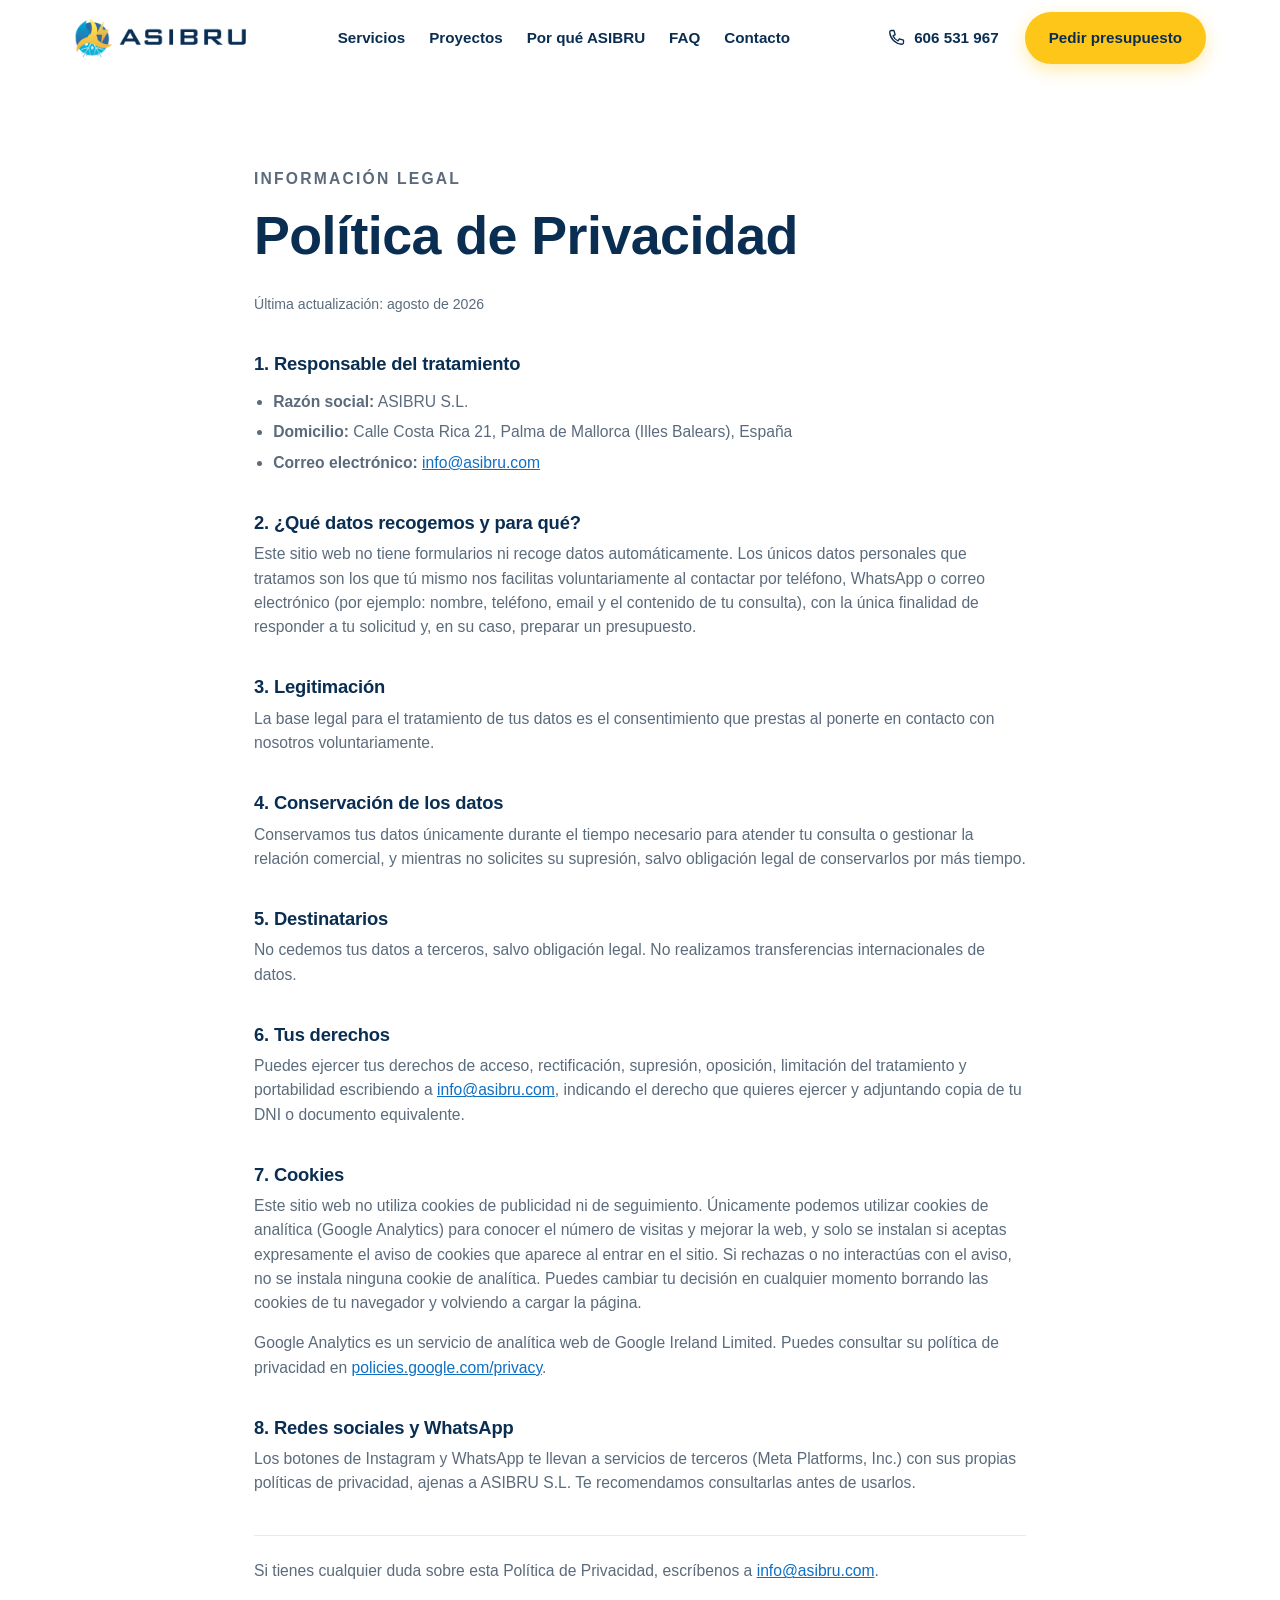
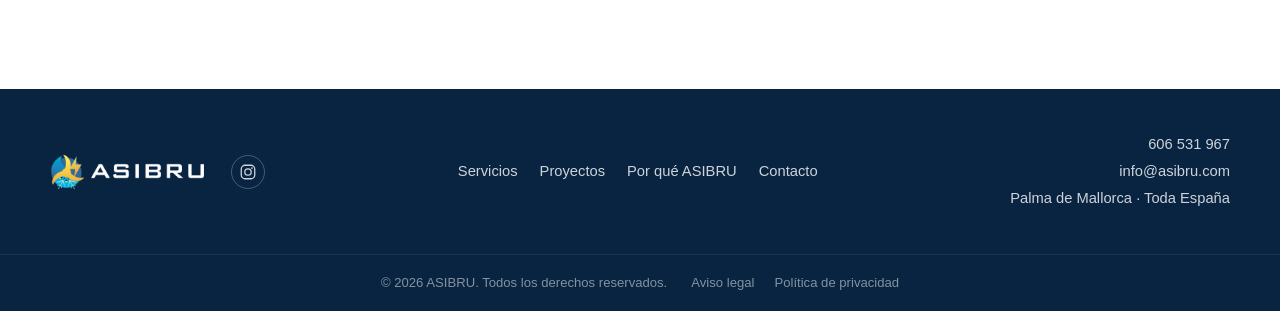
<file: privacidad/index.html>
<!DOCTYPE html>
<html lang="es">
<head>
<meta charset="UTF-8">
<meta name="viewport" content="width=device-width, initial-scale=1.0">
<title>Política de Privacidad · ASIBRU</title>
<meta name="description" content="Política de privacidad y protección de datos del sitio web de ASIBRU S.L.">
<meta name="robots" content="noindex, follow">
<meta name="theme-color" content="#0A2E52">

<link rel="icon" href="/assets/img/favicon-32.png" sizes="32x32" type="image/png">
<link rel="icon" href="/assets/img/favicon-192.png" sizes="192x192" type="image/png">
<link rel="apple-touch-icon" href="/assets/img/apple-touch-icon.png">

<link rel="stylesheet" href="/assets/css/styles.css">
</head>
<body>

<a class="skip-link" href="#contenido">Ir al contenido</a>

<header class="site-header" id="siteHeader">
  <div class="container header-inner">
    <a href="/" class="brand" aria-label="ASIBRU - Inicio">
      <img src="/assets/img/logo-horizontal.png" alt="ASIBRU" class="brand-logo">
    </a>
    <nav class="main-nav" id="mainNav" aria-label="Navegación principal">
      <a href="/#servicios">Servicios</a>
      <a href="/#proyectos">Proyectos</a>
      <a href="/#confianza">Por qué ASIBRU</a>
      <a href="/#faq">FAQ</a>
      <a href="/#contacto">Contacto</a>
    </nav>
    <div class="header-actions">
      <a href="tel:+34606531967" class="btn btn-ghost header-phone">
        <svg viewBox="0 0 24 24" class="icon" aria-hidden="true"><path d="M6.5 3h3l1.5 5-2.5 1.5a12 12 0 0 0 6 6L16 13l5 1.5v3a2 2 0 0 1-2.2 2C11.3 19 5 12.7 4.5 5.2A2 2 0 0 1 6.5 3Z" fill="none" stroke="currentColor" stroke-width="1.6" stroke-linejoin="round"/></svg>
        <span>606 531 967</span>
      </a>
      <a href="/#contacto" class="btn btn-accent">Pedir presupuesto</a>
      <button class="nav-toggle" id="navToggle" aria-label="Abrir menú" aria-expanded="false" aria-controls="mainNav">
        <span></span><span></span><span></span>
      </button>
    </div>
  </div>
</header>

<main id="contenido">
  <section class="section">
    <div class="container container-narrow legal-page">
      <p class="eyebrow">Información legal</p>
      <h1>Política de Privacidad</h1>
      <p class="legal-updated">Última actualización: agosto de 2026</p>

      <h2>1. Responsable del tratamiento</h2>
      <ul>
        <li><strong>Razón social:</strong> ASIBRU S.L.</li>
        <li><strong>Domicilio:</strong> Calle Costa Rica 21, Palma de Mallorca (Illes Balears), España</li>
        <li><strong>Correo electrónico:</strong> <a href="mailto:info@asibru.com">info@asibru.com</a></li>
      </ul>

      <h2>2. ¿Qué datos recogemos y para qué?</h2>
      <p>
        Este sitio web no tiene formularios ni recoge datos automáticamente. Los únicos
        datos personales que tratamos son los que tú mismo nos facilitas voluntariamente
        al contactar por teléfono, WhatsApp o correo electrónico (por ejemplo: nombre,
        teléfono, email y el contenido de tu consulta), con la única finalidad de
        responder a tu solicitud y, en su caso, preparar un presupuesto.
      </p>

      <h2>3. Legitimación</h2>
      <p>
        La base legal para el tratamiento de tus datos es el consentimiento que
        prestas al ponerte en contacto con nosotros voluntariamente.
      </p>

      <h2>4. Conservación de los datos</h2>
      <p>
        Conservamos tus datos únicamente durante el tiempo necesario para atender tu
        consulta o gestionar la relación comercial, y mientras no solicites su
        supresión, salvo obligación legal de conservarlos por más tiempo.
      </p>

      <h2>5. Destinatarios</h2>
      <p>
        No cedemos tus datos a terceros, salvo obligación legal. No realizamos
        transferencias internacionales de datos.
      </p>

      <h2>6. Tus derechos</h2>
      <p>
        Puedes ejercer tus derechos de acceso, rectificación, supresión, oposición,
        limitación del tratamiento y portabilidad escribiendo a
        <a href="mailto:info@asibru.com">info@asibru.com</a>, indicando el derecho
        que quieres ejercer y adjuntando copia de tu DNI o documento equivalente.
      </p>

      <h2>7. Cookies</h2>
      <p>
        Este sitio web no utiliza cookies de publicidad ni de seguimiento.
        Únicamente podemos utilizar cookies de analítica (Google Analytics)
        para conocer el número de visitas y mejorar la web, y solo se
        instalan si aceptas expresamente el aviso de cookies que aparece al
        entrar en el sitio. Si rechazas o no interactúas con el aviso, no se
        instala ninguna cookie de analítica. Puedes cambiar tu decisión en
        cualquier momento borrando las cookies de tu navegador y volviendo a
        cargar la página.
      </p>
      <p>
        Google Analytics es un servicio de analítica web de Google Ireland
        Limited. Puedes consultar su política de privacidad en
        <a href="https://policies.google.com/privacy" target="_blank" rel="noopener">policies.google.com/privacy</a>.
      </p>

      <h2>8. Redes sociales y WhatsApp</h2>
      <p>
        Los botones de Instagram y WhatsApp te llevan a servicios de terceros
        (Meta Platforms, Inc.) con sus propias políticas de privacidad, ajenas a
        ASIBRU S.L. Te recomendamos consultarlas antes de usarlos.
      </p>

      <p class="legal-note">
        Si tienes cualquier duda sobre esta Política de Privacidad, escríbenos a
        <a href="mailto:info@asibru.com">info@asibru.com</a>.
      </p>
    </div>
  </section>
</main>

<footer class="site-footer">
  <div class="container footer-inner">
    <div class="footer-brand">
      <img src="/assets/img/logo-horizontal-white.png" alt="ASIBRU" class="footer-logo">
      <a href="https://www.instagram.com/asibru_sl/" target="_blank" rel="noopener" class="footer-social" aria-label="ASIBRU en Instagram">
        <svg viewBox="0 0 24 24" aria-hidden="true"><rect x="3" y="3" width="18" height="18" rx="5" fill="none" stroke="currentColor" stroke-width="1.7"/><circle cx="12" cy="12" r="4.3" fill="none" stroke="currentColor" stroke-width="1.7"/><circle cx="17.3" cy="6.7" r="1.15" fill="currentColor"/></svg>
      </a>
    </div>
    <nav class="footer-nav" aria-label="Navegación de pie de página">
      <a href="/#servicios">Servicios</a>
      <a href="/#proyectos">Proyectos</a>
      <a href="/#confianza">Por qué ASIBRU</a>
      <a href="/#contacto">Contacto</a>
    </nav>
    <div class="footer-contact">
      <a href="tel:+34606531967">606 531 967</a>
      <a href="mailto:info@asibru.com">info@asibru.com</a>
      <span>Palma de Mallorca · Toda España</span>
    </div>
  </div>
  <div class="footer-bottom">
    <div class="container footer-bottom-inner">
      <p>&copy; <span id="year"></span> ASIBRU. Todos los derechos reservados.</p>
      <nav class="footer-legal" aria-label="Enlaces legales">
        <a href="/aviso-legal/">Aviso legal</a>
        <a href="/privacidad/">Política de privacidad</a>
      </nav>
    </div>
  </div>
</footer>

<script src="/assets/js/main.js"></script>
</body>
</html>
</file>
<file: assets/css/styles.css>
/* ==========================================================================
   ASIBRU — Hoja de estilos principal
   ========================================================================== */

:root {
  --navy: #0A2E52;
  --navy-2: #082441;
  --blue: #0E6FC4;
  --blue-light: #2CB2F0;
  --cyan: #17C8F0;
  --gold: #FFC61A;
  --gold-dark: #EF9E00;

  --bg: #FFFFFF;
  --bg-soft: #F3F8FC;
  --text: #1F2A37;
  --text-muted: #5B6B7C;
  --border: #E4ECF2;

  --radius-sm: 10px;
  --radius-md: 16px;
  --radius-lg: 24px;

  --shadow-sm: 0 2px 8px rgba(10, 46, 82, 0.06);
  --shadow-md: 0 12px 32px rgba(10, 46, 82, 0.10);
  --shadow-lg: 0 24px 60px rgba(10, 46, 82, 0.16);

  --font: -apple-system, BlinkMacSystemFont, "Segoe UI", Roboto, "Helvetica Neue", Arial, sans-serif;

  --container: 1180px;
}

* { box-sizing: border-box; }
html { scroll-behavior: smooth; }

body {
  margin: 0;
  font-family: var(--font);
  color: var(--text);
  background: var(--bg);
  -webkit-font-smoothing: antialiased;
  line-height: 1.55;
}

img { max-width: 100%; display: block; }

a { color: inherit; text-decoration: none; }

h1, h2, h3 {
  margin: 0 0 0.5em;
  font-weight: 800;
  line-height: 1.15;
  letter-spacing: -0.01em;
  color: var(--navy);
}

h1 { font-size: clamp(2.2rem, 4.2vw, 3.4rem); }
h2 { font-size: clamp(1.7rem, 3vw, 2.4rem); }
h3 { font-size: 1.15rem; }

p { margin: 0 0 1em; color: var(--text-muted); }

.container {
  max-width: var(--container);
  margin: 0 auto;
  padding: 0 24px;
}
.container-narrow { max-width: 820px; }

.skip-link {
  position: absolute;
  left: -999px;
  top: 0;
  background: var(--navy);
  color: #fff;
  padding: 12px 18px;
  border-radius: 0 0 8px 0;
  z-index: 999;
}
.skip-link:focus { left: 0; }

.icon { width: 20px; height: 20px; flex-shrink: 0; }
.icon-lg { width: 30px; height: 30px; flex-shrink: 0; }

/* ---------- Botones ---------- */
.btn {
  display: inline-flex;
  align-items: center;
  justify-content: center;
  gap: 8px;
  padding: 12px 22px;
  border-radius: 999px;
  font-weight: 700;
  font-size: 0.95rem;
  border: 2px solid transparent;
  cursor: pointer;
  transition: transform 0.15s ease, box-shadow 0.15s ease, background 0.15s ease, color 0.15s ease, border-color .15s ease;
  white-space: nowrap;
}
.btn:hover { transform: translateY(-1px); }

.btn-accent {
  background: var(--gold);
  color: var(--navy);
  box-shadow: 0 6px 18px rgba(255, 198, 26, 0.35);
}
.btn-accent:hover { background: var(--gold-dark); }

.btn-outline {
  background: transparent;
  color: var(--navy);
  border-color: var(--border);
}
.btn-outline:hover { border-color: var(--blue); color: var(--blue); }

.btn-ghost {
  background: transparent;
  color: var(--navy);
  padding: 10px 14px;
}
.btn-ghost:hover { color: var(--blue); }

.btn-outline-light {
  background: transparent;
  color: #fff;
  border-color: rgba(255,255,255,0.35);
}
.btn-outline-light:hover { border-color: #fff; }

.btn-ghost-light {
  background: rgba(255,255,255,0.08);
  color: #fff;
}
.btn-ghost-light:hover { background: rgba(255,255,255,0.16); }

.btn-whatsapp {
  background: linear-gradient(135deg, var(--cyan), var(--blue));
  color: #fff;
  box-shadow: 0 6px 18px rgba(23, 200, 240, 0.3);
}
.btn-whatsapp:hover { filter: brightness(1.06); }

.btn-lg { padding: 15px 28px; font-size: 1rem; }
.btn-block { width: 100%; margin-top: 12px; }

/* ---------- Header ---------- */
.site-header {
  position: sticky;
  top: 0;
  z-index: 100;
  background: rgba(255,255,255,0.9);
  backdrop-filter: saturate(180%) blur(14px);
  border-bottom: 1px solid transparent;
  transition: border-color 0.2s ease, box-shadow 0.2s ease;
}
.site-header.scrolled {
  border-color: var(--border);
  box-shadow: var(--shadow-sm);
}

.header-inner {
  display: flex;
  align-items: center;
  justify-content: space-between;
  gap: 24px;
  height: 76px;
}

.brand-logo { height: 40px; width: auto; }

.main-nav { display: flex; align-items: center; gap: 24px; }
.main-nav a {
  font-weight: 600;
  font-size: 0.95rem;
  color: var(--navy);
  position: relative;
  padding: 6px 0;
}
.main-nav a:hover { color: var(--blue); }

.header-actions { display: flex; align-items: center; gap: 10px; }
.header-phone { display: inline-flex; }
.header-phone span { display: inline; }

.lang-switch {
  display: flex;
  align-items: center;
  gap: 2px;
  font-size: 0.78rem;
  font-weight: 700;
  letter-spacing: 0.03em;
  border: 1px solid var(--border);
  border-radius: 999px;
  padding: 4px;
  margin-left: 8px;
}
.lang-switch a {
  padding: 5px 9px;
  border-radius: 999px;
  color: var(--text-muted);
}
.lang-switch a:hover { color: var(--blue); }
.lang-switch a.is-current { background: var(--navy); color: #fff; }

.nav-toggle {
  display: none;
  flex-direction: column;
  justify-content: center;
  gap: 5px;
  width: 40px;
  height: 40px;
  background: transparent;
  border: none;
  cursor: pointer;
  padding: 0;
}
.nav-toggle span {
  height: 2px;
  background: var(--navy);
  border-radius: 2px;
  transition: transform 0.2s ease, opacity 0.2s ease;
}

/* ---------- Hero ---------- */
.hero {
  position: relative;
  overflow: hidden;
  padding: 76px 0 90px;
}
.hero-bg {
  position: absolute;
  inset: 0;
  z-index: -1;
  background:
    radial-gradient(60% 55% at 82% 10%, rgba(23, 200, 240, 0.16), transparent 60%),
    radial-gradient(50% 50% at 100% 60%, rgba(14, 111, 196, 0.12), transparent 60%),
    radial-gradient(45% 45% at 5% 90%, rgba(255, 198, 26, 0.12), transparent 60%),
    var(--bg);
}

.hero-inner {
  display: grid;
  grid-template-columns: 1.15fr 0.85fr;
  align-items: center;
  gap: 40px;
}

.eyebrow {
  text-transform: uppercase;
  letter-spacing: 0.14em;
  font-size: 0.8rem;
  font-weight: 800;
  color: var(--blue);
  margin: 0 0 14px;
}
.eyebrow-light { color: var(--cyan); }

.hero-lead { font-size: 1.1rem; max-width: 54ch; }

.hero-cta { display: flex; flex-wrap: wrap; gap: 14px; margin: 28px 0 26px; }

.hero-trust {
  list-style: none;
  padding: 0;
  margin: 0;
  display: flex;
  flex-wrap: wrap;
  gap: 10px 28px;
}
.hero-trust li {
  font-size: 0.9rem;
  font-weight: 600;
  color: var(--navy);
  position: relative;
  padding-left: 22px;
}
.hero-trust li::before {
  content: "";
  position: absolute;
  left: 0;
  top: 50%;
  transform: translateY(-50%);
  width: 14px;
  height: 14px;
  border-radius: 50%;
  background: linear-gradient(135deg, var(--cyan), var(--blue));
}

.hero-mark { justify-self: center; }
.hero-mark img {
  width: min(360px, 100%);
  filter: drop-shadow(0 20px 45px rgba(10, 46, 82, 0.22));
}

/* ---------- Secciones genéricas ---------- */
.section { padding: 90px 0; }
.section-soft { background: var(--bg-soft); }

.section-head { max-width: 720px; margin: 0 auto 48px; text-align: center; }
.section-head .section-lead { margin: 0 auto; }
.section-lead { max-width: 60ch; margin-left: auto; margin-right: auto; font-size: 1.05rem; }
.section-lead.light { color: rgba(255,255,255,0.75); }

.grid { display: grid; gap: 24px; }

/* ---------- Cards ---------- */
.card {
  background: #fff;
  border: 1px solid var(--border);
  border-radius: var(--radius-md);
  padding: 30px 26px;
  box-shadow: var(--shadow-sm);
  transition: transform 0.2s ease, box-shadow 0.2s ease;
}
.card:hover { transform: translateY(-4px); box-shadow: var(--shadow-md); }

.services-grid { grid-template-columns: repeat(3, 1fr); }

.icon-badge {
  width: 58px;
  height: 58px;
  border-radius: 16px;
  display: flex;
  align-items: center;
  justify-content: center;
  margin-bottom: 18px;
  background: linear-gradient(135deg, rgba(23,200,240,0.14), rgba(14,111,196,0.14));
  color: var(--blue);
}
.service-card:nth-child(6n+1) .icon-badge,
.service-card:nth-child(6n+4) .icon-badge { color: var(--gold-dark); background: linear-gradient(135deg, rgba(255,198,26,0.18), rgba(239,158,0,0.12)); }
.service-card:nth-child(6n+3) .icon-badge { color: var(--cyan); background: linear-gradient(135deg, rgba(23,200,240,0.2), rgba(23,200,240,0.06)); }

.service-card h3 { margin-bottom: 8px; }
.service-card p { margin: 0; font-size: 0.96rem; }

/* ---------- Proyectos ---------- */
.projects-grid {
  grid-template-columns: repeat(3, 1fr);
  margin-bottom: 30px;
}
.project-photo {
  position: relative;
  margin: 0;
  border-radius: var(--radius-md);
  overflow: hidden;
  box-shadow: var(--shadow-sm);
  aspect-ratio: 4 / 3;
  transition: transform 0.2s ease, box-shadow 0.2s ease;
}
.project-photo:hover { transform: translateY(-4px); box-shadow: var(--shadow-md); }
.project-photo img {
  width: 100%;
  height: 100%;
  object-fit: cover;
  display: block;
}
.project-photo figcaption {
  position: absolute;
  left: 0;
  right: 0;
  bottom: 0;
  padding: 28px 16px 14px;
  background: linear-gradient(180deg, rgba(10,46,82,0) 0%, rgba(10,46,82,0.78) 100%);
  color: #fff;
  font-weight: 700;
  font-size: 0.95rem;
}
.projects-note {
  text-align: center;
  max-width: 70ch;
  margin: 0 auto;
  font-size: 0.98rem;
}
.projects-note-small {
  display: block;
  font-size: 0.82rem;
  color: var(--text-muted);
  opacity: 0.8;
  margin-top: 6px;
}

/* ---------- Confianza ---------- */
.trust-grid { grid-template-columns: repeat(4, 1fr); }
.trust-card {
  text-align: left;
  padding: 8px 4px;
}
.trust-icon { color: var(--blue); margin-bottom: 16px; }
.trust-card h3 { margin-bottom: 8px; font-size: 1.05rem; }
.trust-card p { font-size: 0.95rem; margin: 0; }

/* ---------- Aviso de cookies ---------- */
.cookie-banner[hidden] { display: none; }
.cookie-banner {
  position: fixed;
  left: 20px;
  right: 20px;
  bottom: 20px;
  max-width: 620px;
  margin: 0 auto;
  background: #fff;
  border: 1px solid var(--border);
  border-radius: var(--radius-md);
  box-shadow: var(--shadow-lg);
  padding: 20px 22px;
  z-index: 200;
  display: flex;
  flex-wrap: wrap;
  align-items: center;
  gap: 14px 20px;
}
.cookie-banner p { margin: 0; font-size: 0.88rem; flex: 1 1 260px; }
.cookie-banner a { color: var(--blue); text-decoration: underline; }
.cookie-banner-actions { display: flex; gap: 10px; flex-shrink: 0; }
.cookie-banner .btn { padding: 9px 16px; font-size: 0.88rem; }

/* ---------- Página 404 ---------- */
.not-found { text-align: center; padding: 110px 0; }
.not-found-mark { width: 110px; margin: 0 auto 28px; opacity: 0.9; }
.not-found h1 { margin-bottom: 14px; }
.not-found-links {
  display: flex;
  flex-wrap: wrap;
  justify-content: center;
  gap: 14px;
  margin-bottom: 36px;
}
.not-found-help { color: var(--text-muted); font-size: 0.95rem; }
.not-found-help a { color: var(--blue); text-decoration: underline; }

/* ---------- Cómo trabajamos ---------- */
.process-grid { grid-template-columns: repeat(4, 1fr); }
.process-step { position: relative; padding-top: 6px; }
.process-number {
  display: inline-flex;
  align-items: center;
  justify-content: center;
  width: 44px;
  height: 44px;
  border-radius: 50%;
  background: linear-gradient(135deg, var(--cyan), var(--blue));
  color: #fff;
  font-weight: 800;
  font-size: 1.1rem;
  margin-bottom: 18px;
}
.process-step h3 { margin-bottom: 8px; font-size: 1.05rem; }
.process-step p { font-size: 0.95rem; margin: 0; }

/* ---------- Páginas legales ---------- */
.legal-page h1 { margin-top: 6px; }
.legal-page .legal-updated { color: var(--text-muted); font-size: 0.88rem; margin-bottom: 2.5em; }
.legal-page h2 { font-size: 1.15rem; margin-top: 2em; }
.legal-page p, .legal-page li { color: var(--text-muted); font-size: 0.98rem; }
.legal-page ul { padding-left: 1.2em; margin-bottom: 1em; }
.legal-page li { margin-bottom: 0.4em; }
.legal-page a { color: var(--blue); text-decoration: underline; }
.legal-note {
  margin-top: 2.5em;
  padding-top: 1.5em;
  border-top: 1px solid var(--border);
}

/* ---------- FAQ ---------- */
.faq-list {
  display: flex;
  flex-direction: column;
  gap: 12px;
}
.faq-item {
  background: #fff;
  border: 1px solid var(--border);
  border-radius: var(--radius-sm);
  padding: 6px 22px;
  box-shadow: var(--shadow-sm);
}
.faq-item summary {
  cursor: pointer;
  list-style: none;
  padding: 16px 28px 16px 0;
  font-weight: 700;
  color: var(--navy);
  position: relative;
}
.faq-item summary::-webkit-details-marker { display: none; }
.faq-item summary::after {
  content: "+";
  position: absolute;
  right: 0;
  top: 50%;
  transform: translateY(-50%);
  font-size: 1.4rem;
  font-weight: 400;
  color: var(--blue);
  transition: transform 0.2s ease;
}
.faq-item[open] summary::after { transform: translateY(-50%) rotate(45deg); }
.faq-item p { margin: 0 0 18px; font-size: 0.96rem; }

/* ---------- Contacto ---------- */
.section-dark {
  background: linear-gradient(160deg, var(--navy) 0%, var(--navy-2) 100%);
  color: #fff;
}
.section-dark h2 { color: #fff; }

.contact-inner {
  display: grid;
  grid-template-columns: 1.1fr 0.9fr;
  gap: 50px;
  align-items: start;
}

.contact-methods {
  display: flex;
  flex-direction: column;
  gap: 14px;
  margin-top: 28px;
}
.contact-method {
  display: flex;
  align-items: center;
  gap: 16px;
  padding: 16px 18px;
  border-radius: var(--radius-sm);
  background: rgba(255,255,255,0.06);
  border: 1px solid rgba(255,255,255,0.1);
  transition: background 0.15s ease, transform 0.15s ease;
}
a.contact-method:hover { background: rgba(255,255,255,0.12); transform: translateX(4px); }
.contact-method svg { color: var(--cyan); }
.contact-method strong { display: block; font-size: 1.02rem; }
.contact-method small { display: block; color: rgba(255,255,255,0.6); font-size: 0.85rem; margin-top: 2px; }

.contact-card {
  background: #fff;
  color: var(--text);
  border-radius: var(--radius-lg);
  padding: 34px;
  box-shadow: var(--shadow-lg);
}
.contact-card h3 { margin-bottom: 6px; }
.contact-card p { margin-bottom: 4px; }

/* ---------- Footer ---------- */
.site-footer { background: var(--navy-2); color: rgba(255,255,255,0.8); }
.footer-inner {
  display: flex;
  flex-wrap: wrap;
  align-items: center;
  justify-content: space-between;
  gap: 28px;
  padding: 44px 0;
}
.footer-brand { display: flex; align-items: center; gap: 16px; }
.footer-logo { height: 36px; }
.footer-social {
  width: 34px;
  height: 34px;
  border-radius: 50%;
  display: inline-flex;
  align-items: center;
  justify-content: center;
  color: rgba(255,255,255,0.8);
  border: 1px solid rgba(255,255,255,0.25);
  transition: color 0.15s ease, border-color 0.15s ease, transform 0.15s ease;
}
.footer-social svg { width: 18px; height: 18px; }
.footer-social:hover { color: #fff; border-color: rgba(255,255,255,0.6); transform: translateY(-2px); }
.footer-nav { display: flex; flex-wrap: wrap; gap: 22px; font-size: 0.92rem; }
.footer-nav a:hover { color: #fff; }
.footer-contact { display: flex; flex-direction: column; gap: 4px; font-size: 0.92rem; text-align: right; }
.footer-contact a:hover { color: #fff; }

.footer-bottom {
  border-top: 1px solid rgba(255,255,255,0.08);
  padding: 18px 0;
}
.footer-bottom p { margin: 0; font-size: 0.82rem; color: rgba(255,255,255,0.5); }
.footer-bottom-inner {
  display: flex;
  flex-wrap: wrap;
  align-items: center;
  justify-content: center;
  gap: 8px 24px;
}
.footer-legal { display: flex; gap: 20px; }
.footer-legal a { font-size: 0.82rem; color: rgba(255,255,255,0.5); }
.footer-legal a:hover { color: #fff; }

/* ---------- Botón flotante WhatsApp ---------- */
.fab-whatsapp {
  position: fixed;
  right: 22px;
  bottom: 22px;
  width: 58px;
  height: 58px;
  border-radius: 50%;
  background: linear-gradient(135deg, var(--cyan), var(--blue));
  color: #fff;
  display: flex;
  align-items: center;
  justify-content: center;
  box-shadow: var(--shadow-lg);
  z-index: 90;
  transition: transform 0.15s ease;
}
.fab-whatsapp:hover { transform: scale(1.08); }
.fab-whatsapp svg { width: 28px; height: 28px; }

/* ---------- Reveal on scroll ----------
   Mejora progresiva: el contenido es visible por defecto. El JS añade
   ".reveal-init" antes de observar, así si el JS no carga o falla nunca
   queda contenido oculto. */
.reveal.reveal-init {
  opacity: 0;
  transform: translateY(18px);
  transition: opacity 0.6s ease, transform 0.6s ease;
}
.reveal.reveal-init.is-visible { opacity: 1; transform: translateY(0); }

@media (prefers-reduced-motion: reduce) {
  .reveal.reveal-init { opacity: 1; transform: none; transition: none; }
  html { scroll-behavior: auto; }
}

/* ==========================================================================
   Responsive
   ========================================================================== */
@media (max-width: 980px) {
  .services-grid { grid-template-columns: repeat(2, 1fr); }
  .trust-grid { grid-template-columns: repeat(2, 1fr); }
  .process-grid { grid-template-columns: repeat(2, 1fr); }
  .projects-grid { grid-template-columns: repeat(3, 1fr); }
  .hero-inner { grid-template-columns: 1fr; }
  .hero-mark { order: -1; }
  .hero-mark img { width: 220px; margin: 0 auto; }
  .contact-inner { grid-template-columns: 1fr; }
}

@media (max-width: 760px) {
  .main-nav { display: none; }
  .header-phone span { display: none; }
  .nav-toggle { display: flex; }
  .header-actions .btn-accent { display: none; }

  .site-header.nav-open .main-nav {
    display: flex;
    flex-direction: column;
    position: absolute;
    top: 76px;
    left: 0;
    right: 0;
    background: #fff;
    padding: 18px 24px 26px;
    gap: 16px;
    border-bottom: 1px solid var(--border);
    box-shadow: var(--shadow-md);
  }
  .site-header.nav-open .header-actions .btn-accent {
    display: inline-flex;
  }
  .site-header.nav-open .nav-toggle span:nth-child(1) { transform: translateY(7px) rotate(45deg); }
  .site-header.nav-open .nav-toggle span:nth-child(2) { opacity: 0; }
  .site-header.nav-open .nav-toggle span:nth-child(3) { transform: translateY(-7px) rotate(-45deg); }

  .services-grid { grid-template-columns: 1fr; }
  .trust-grid { grid-template-columns: 1fr; }
  .process-grid { grid-template-columns: 1fr; }
  .projects-grid { grid-template-columns: repeat(2, 1fr); }
  .section { padding: 64px 0; }
  .hero { padding: 44px 0 60px; }
  .footer-inner { flex-direction: column; align-items: flex-start; text-align: left; }
  .footer-contact { align-items: flex-start; text-align: left; }
}
</file>
